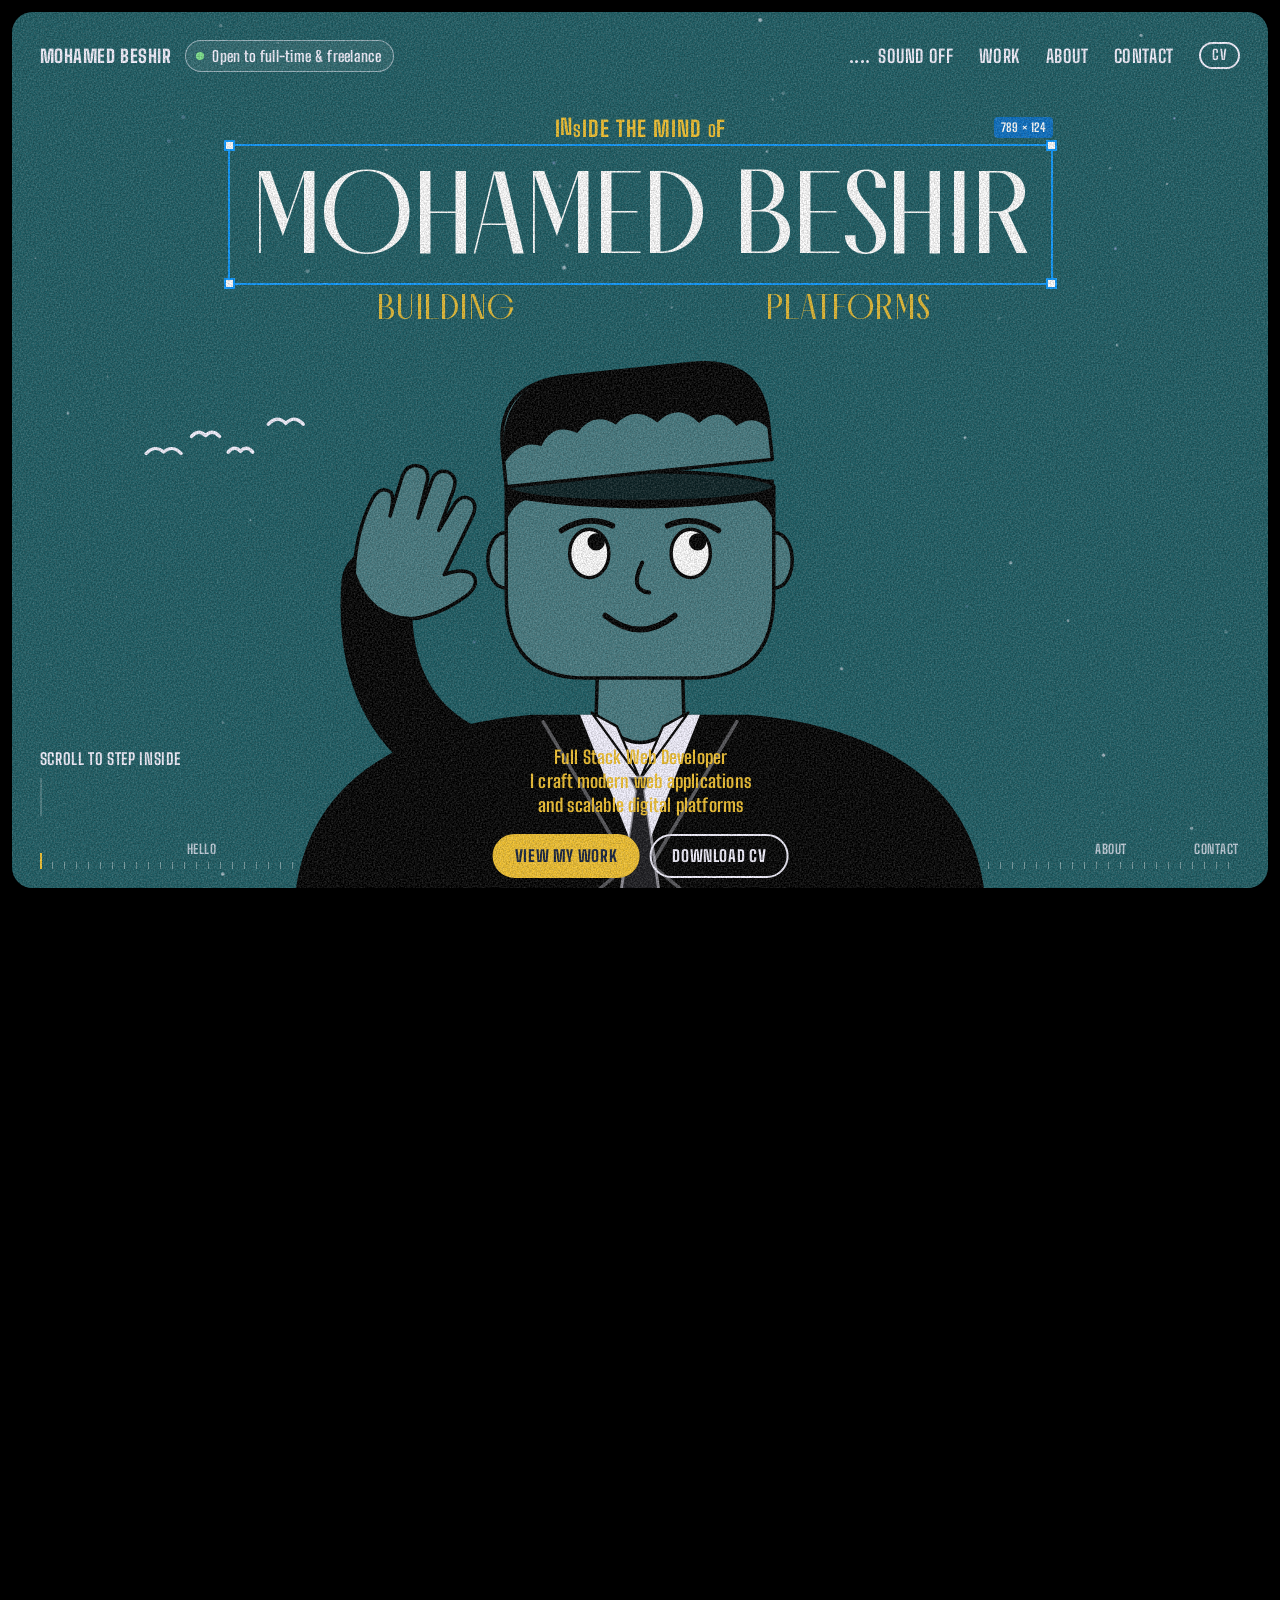
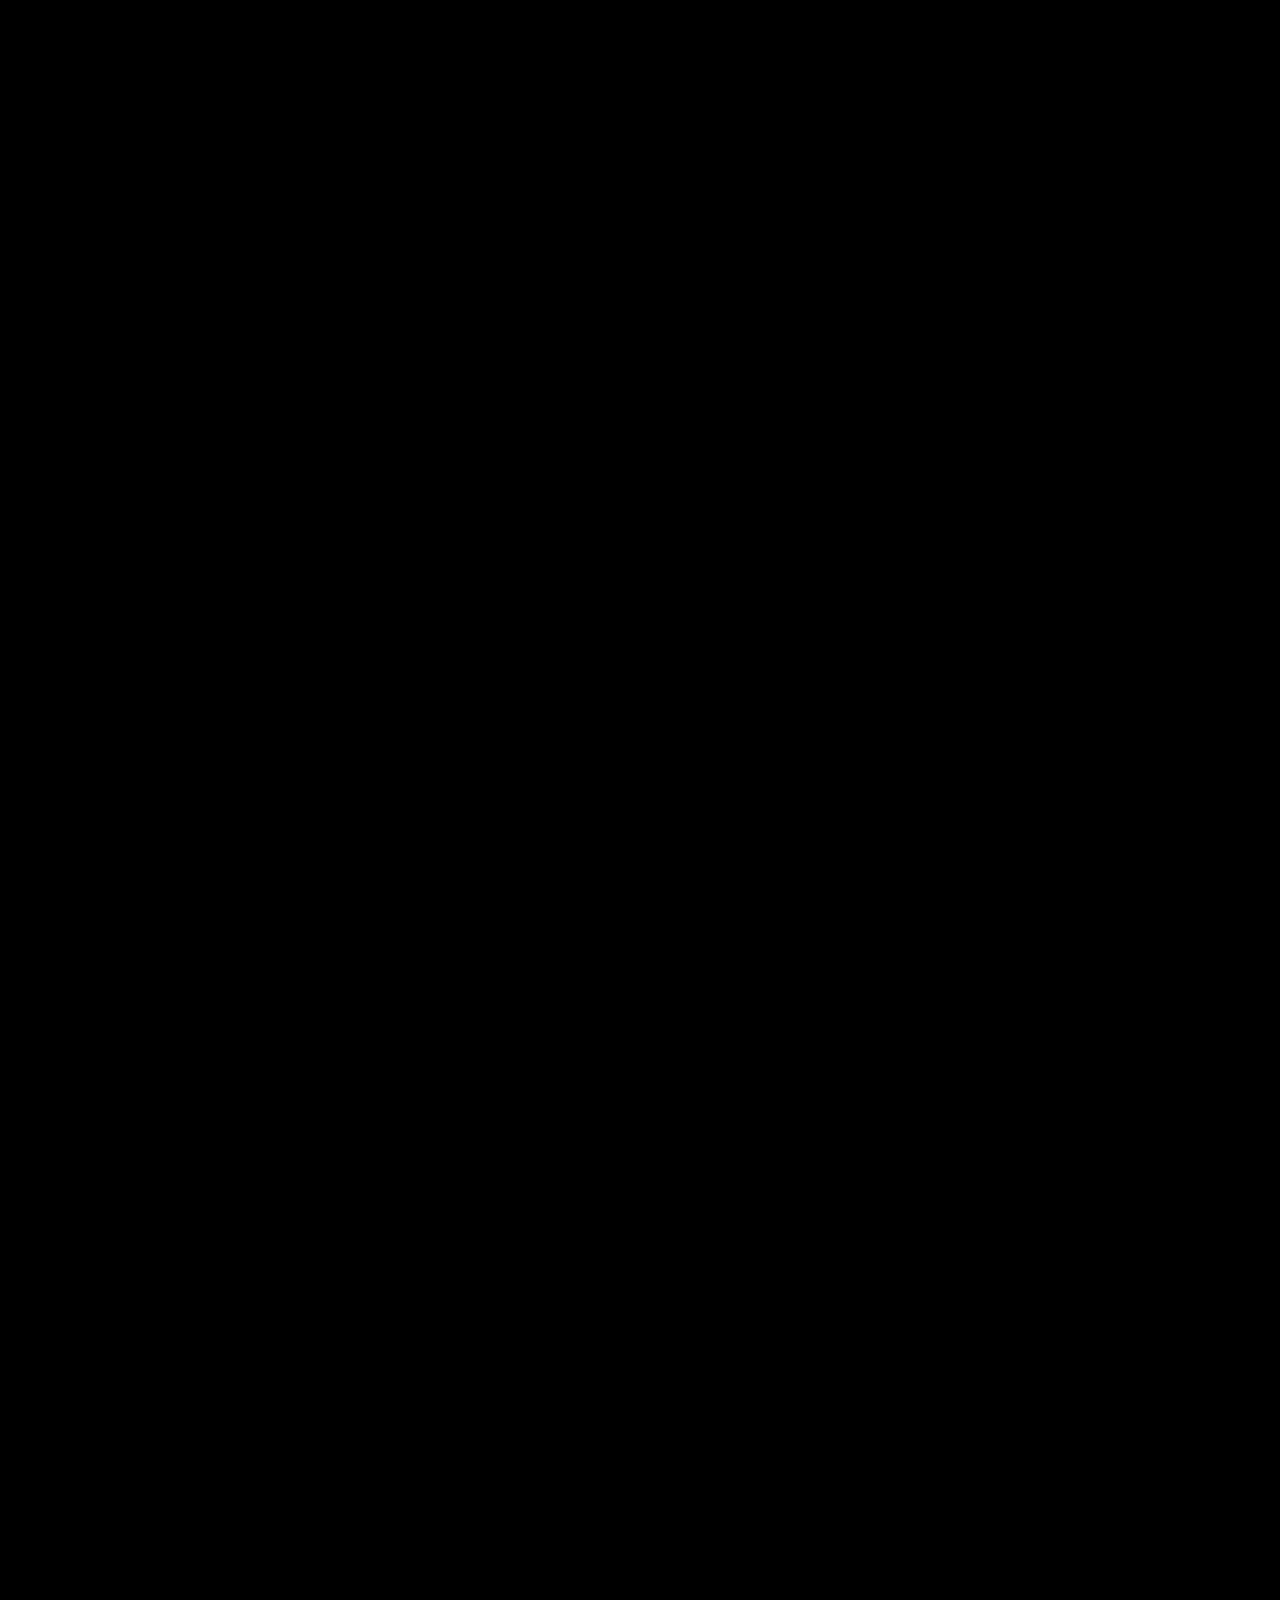
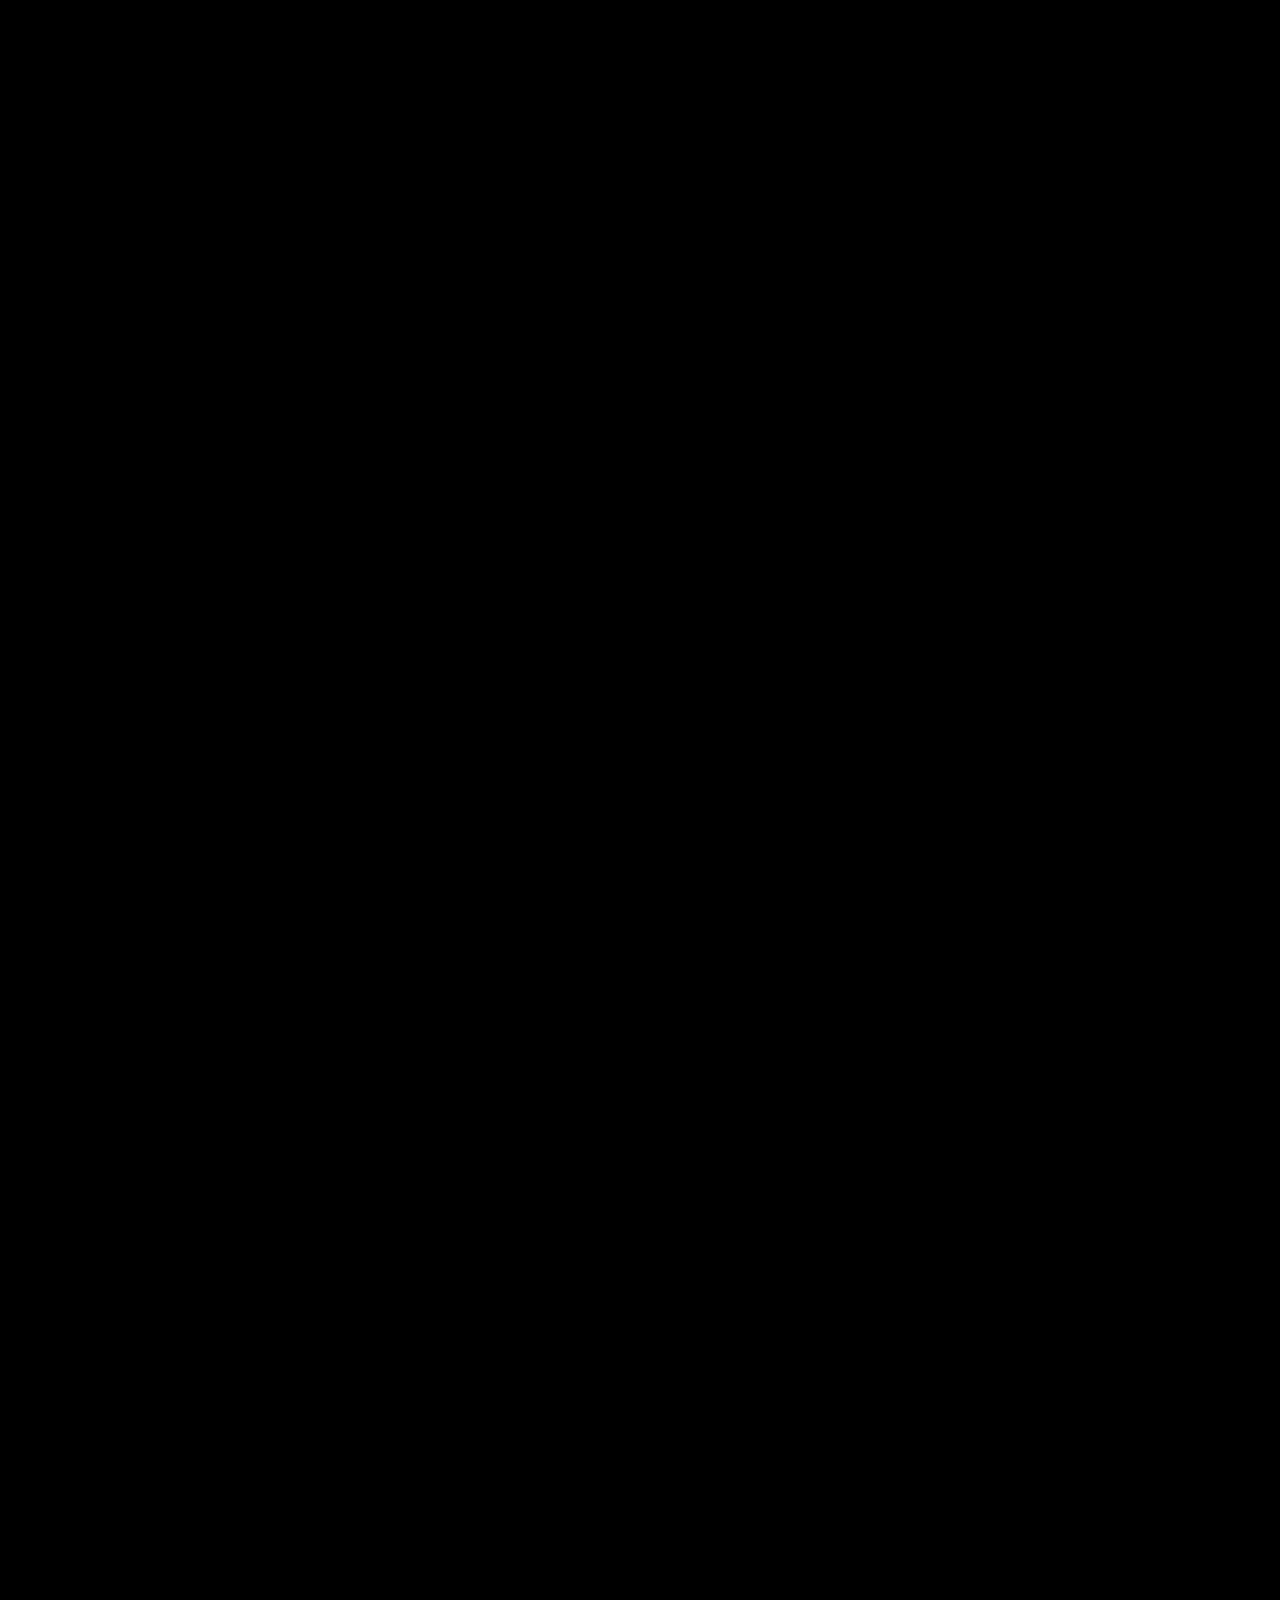
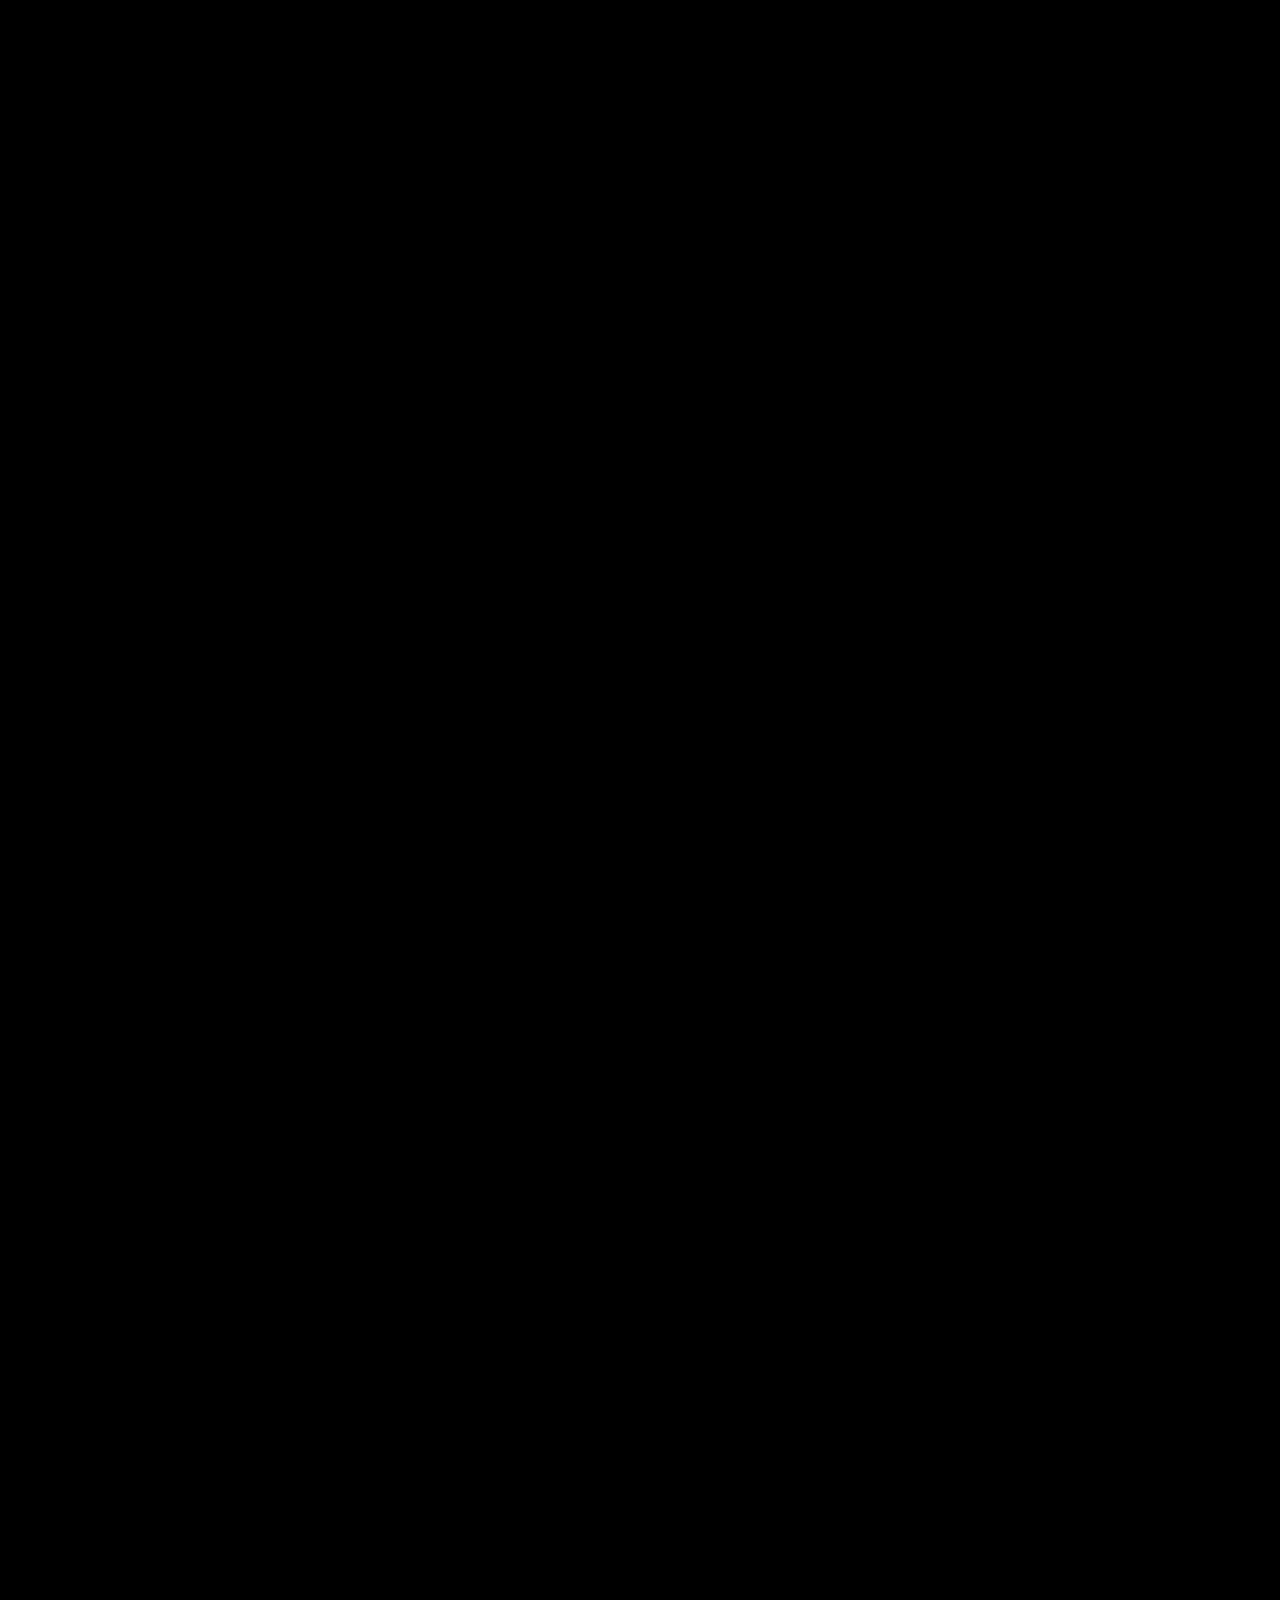
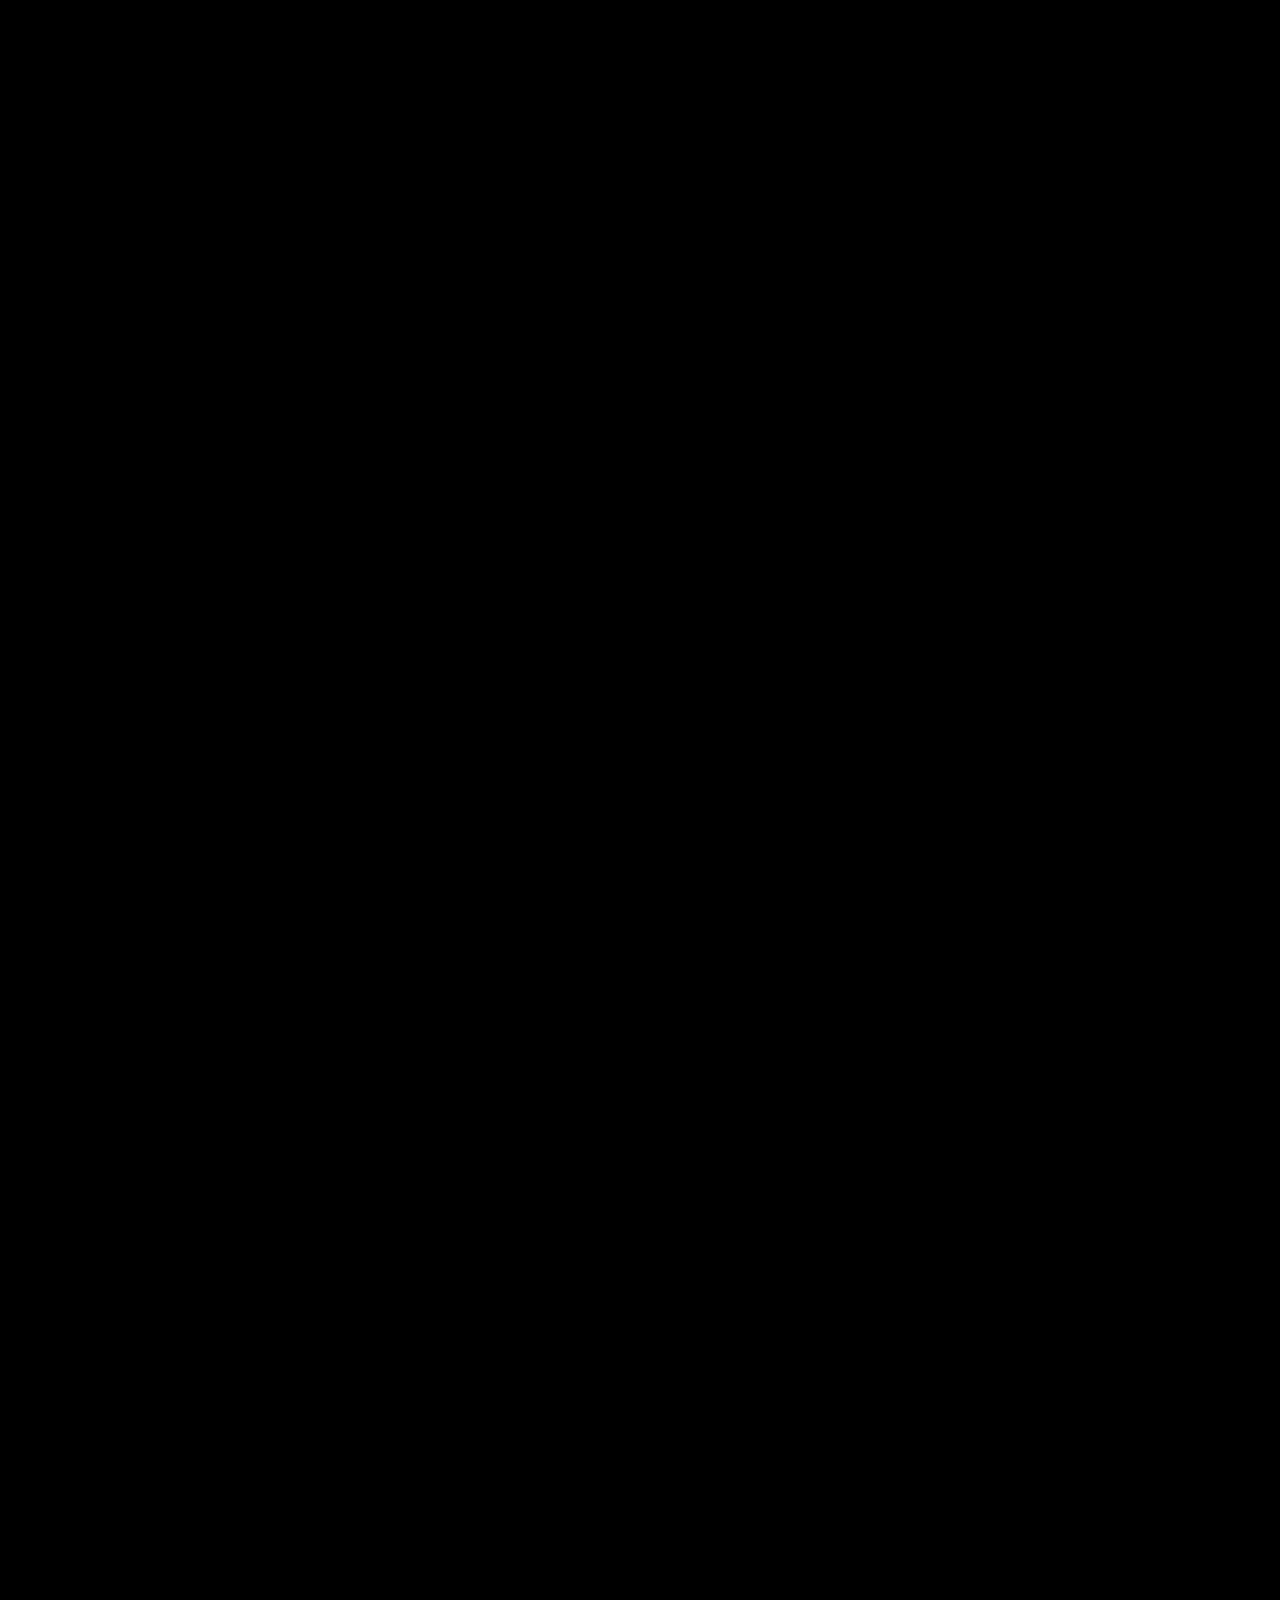
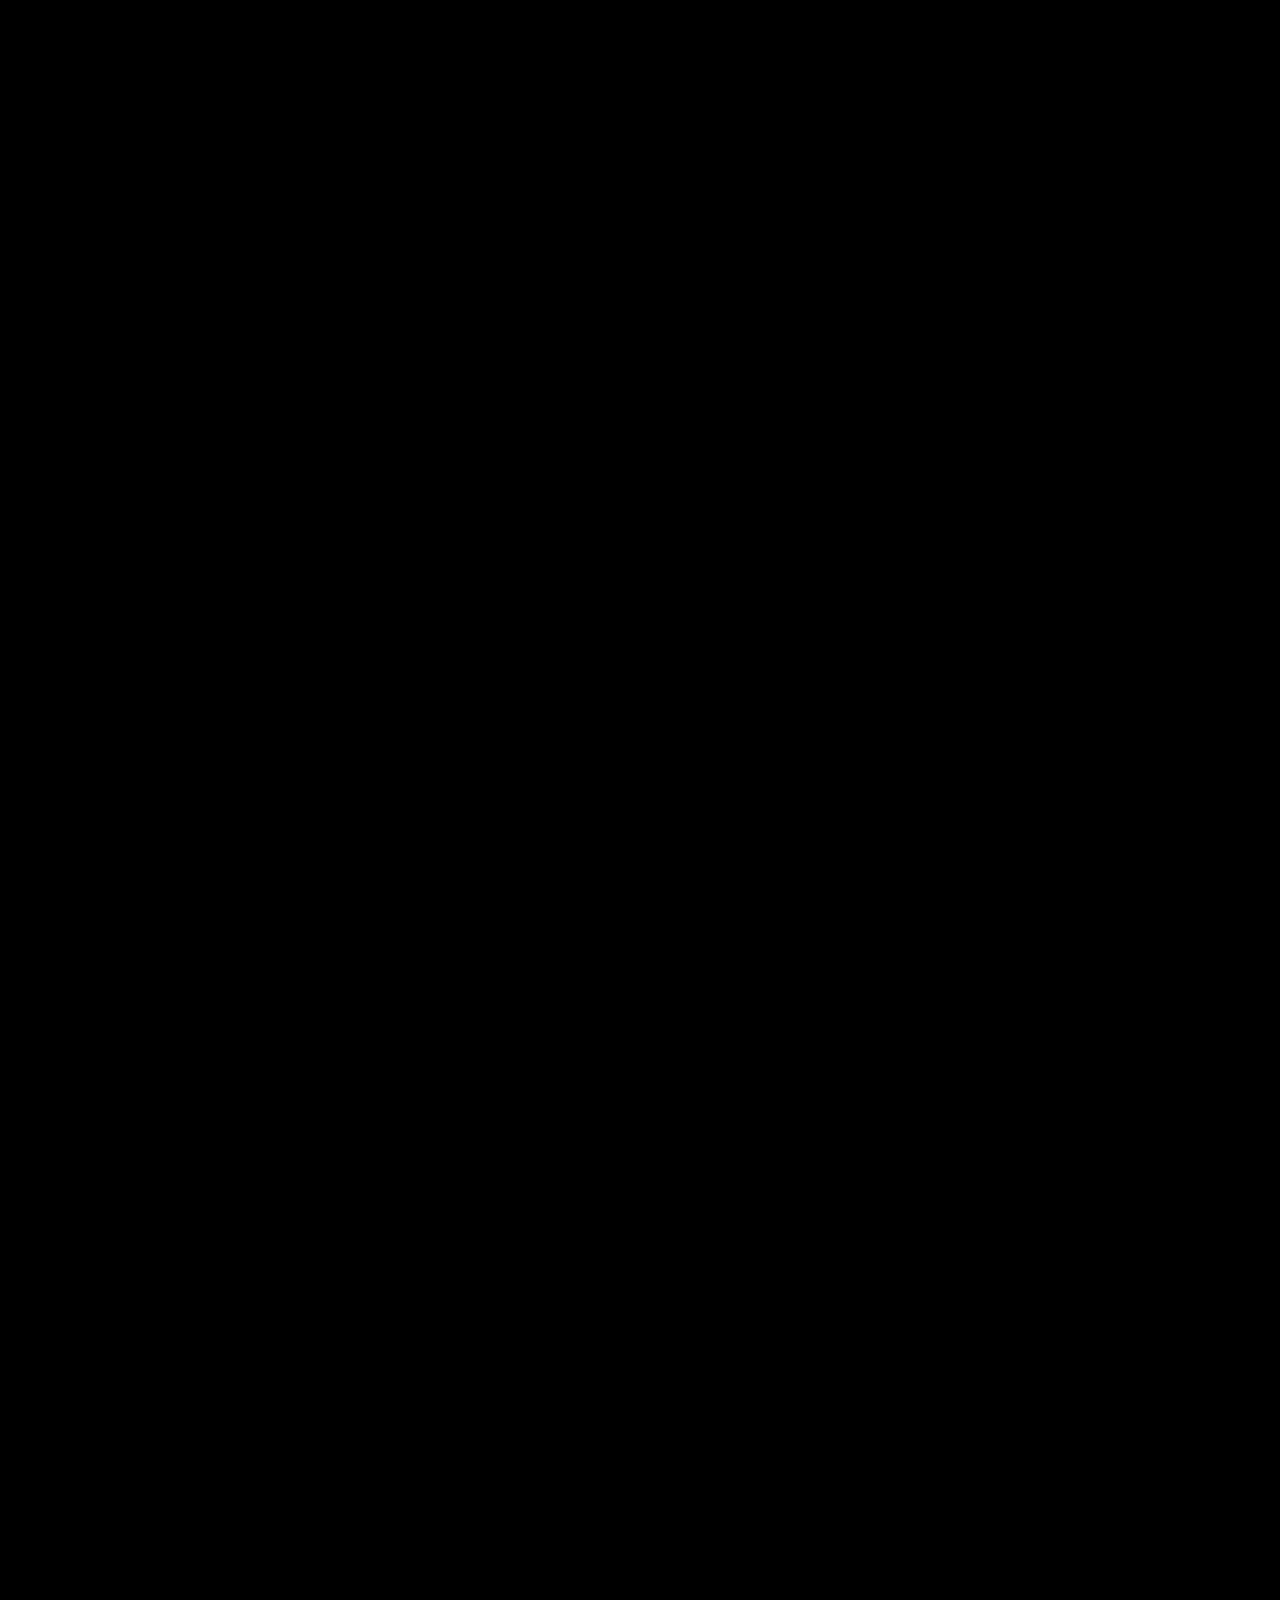
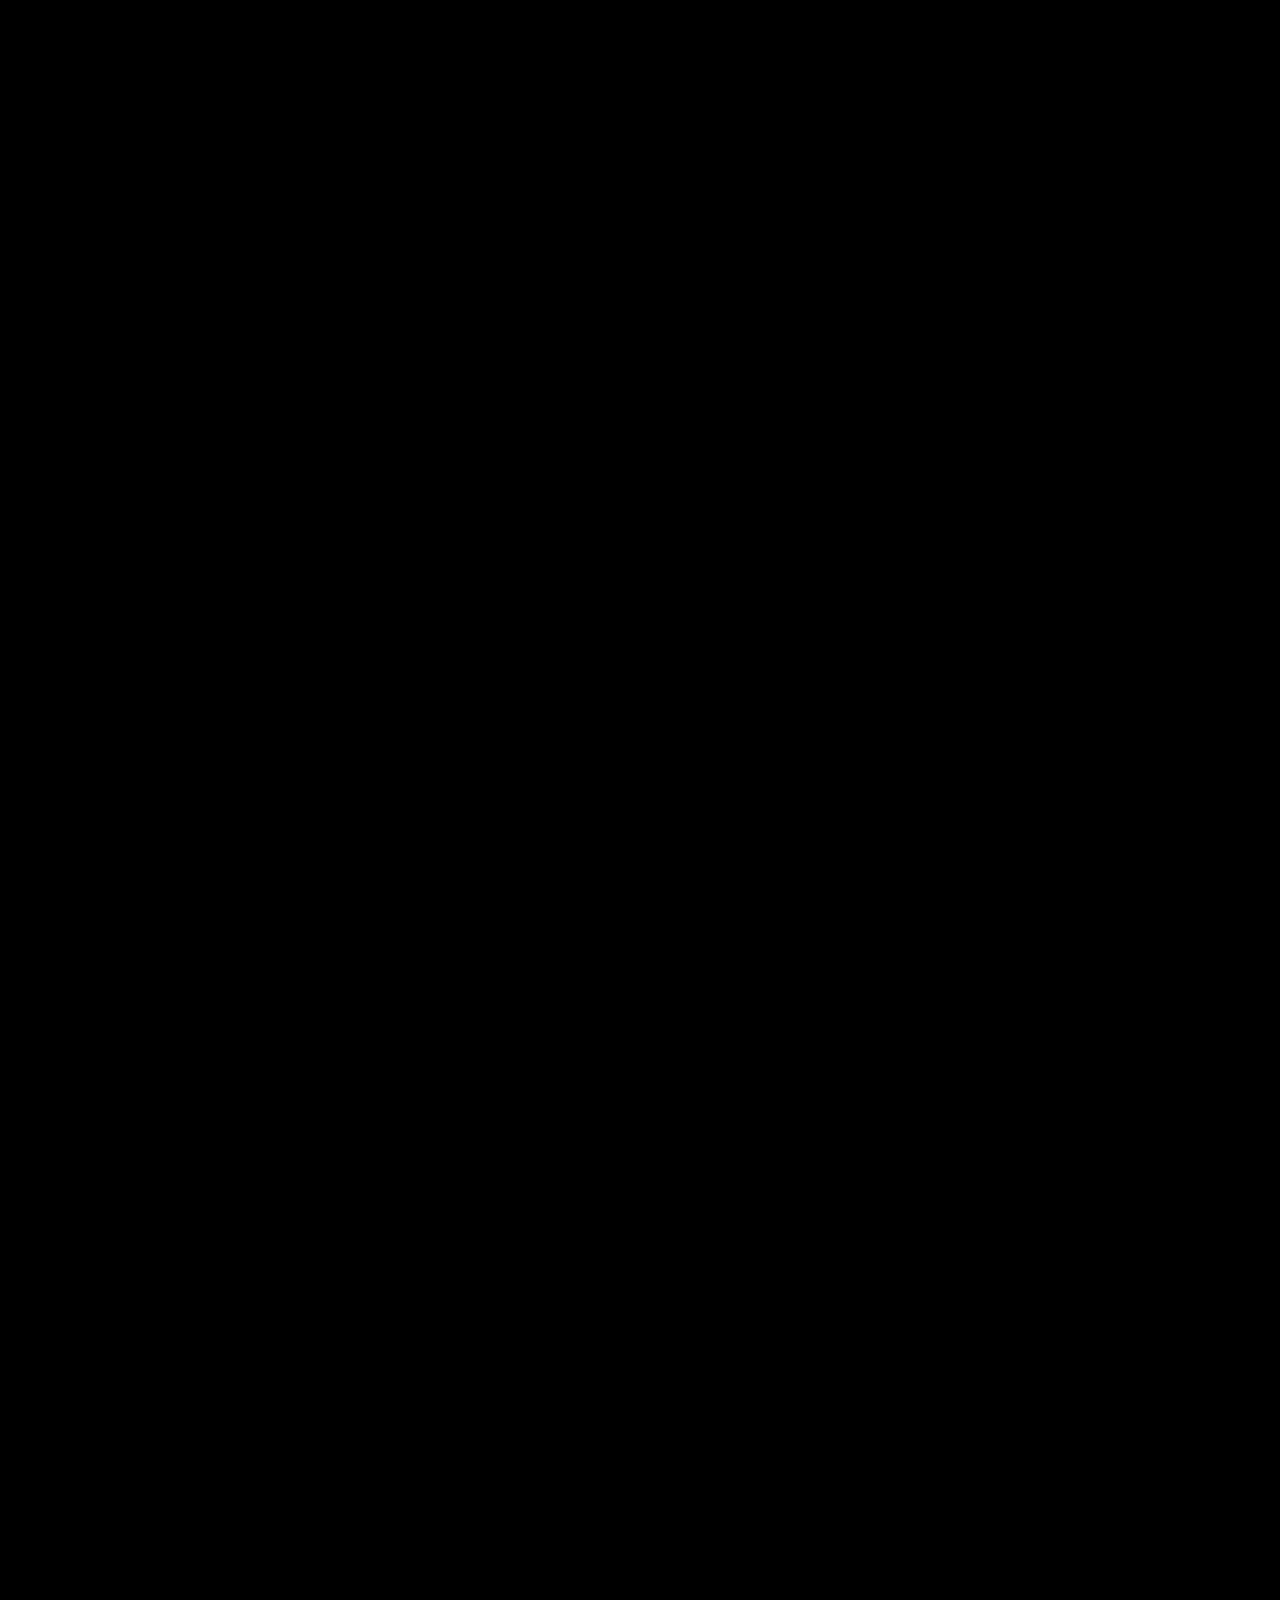
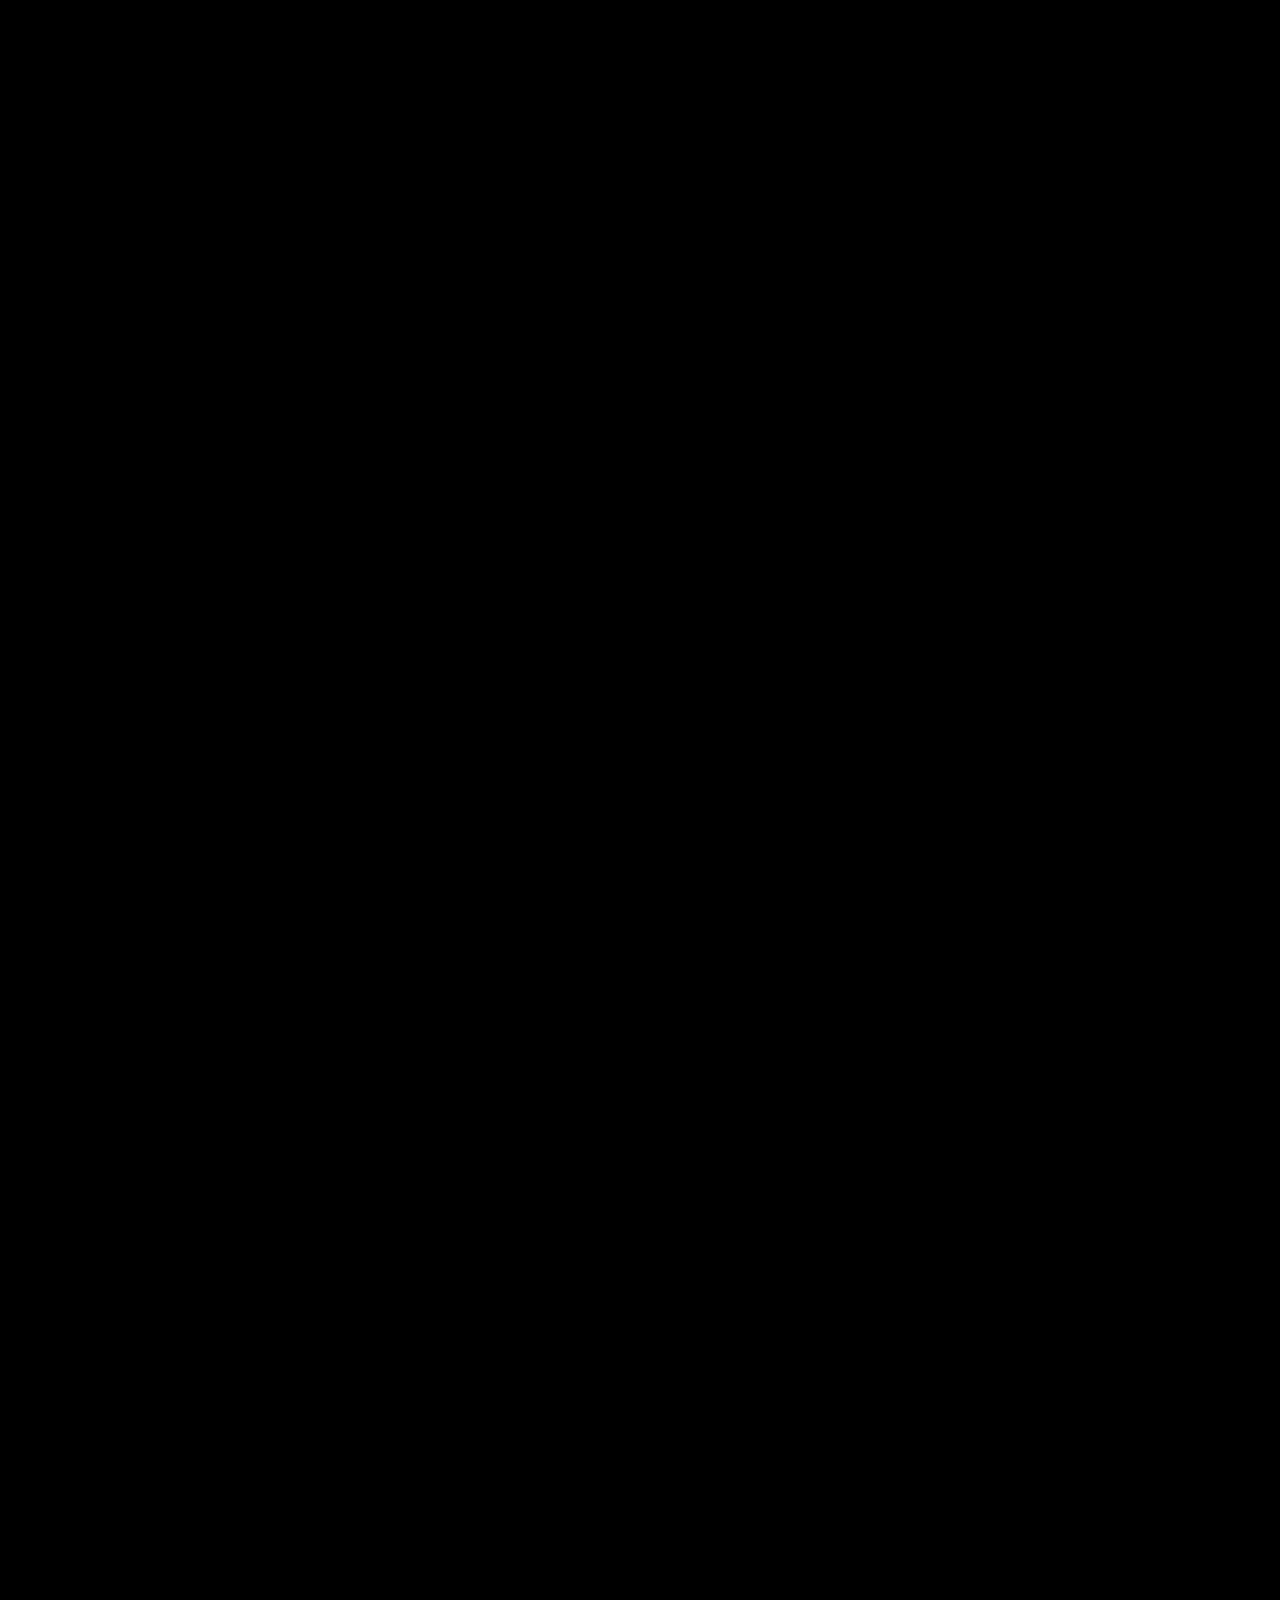
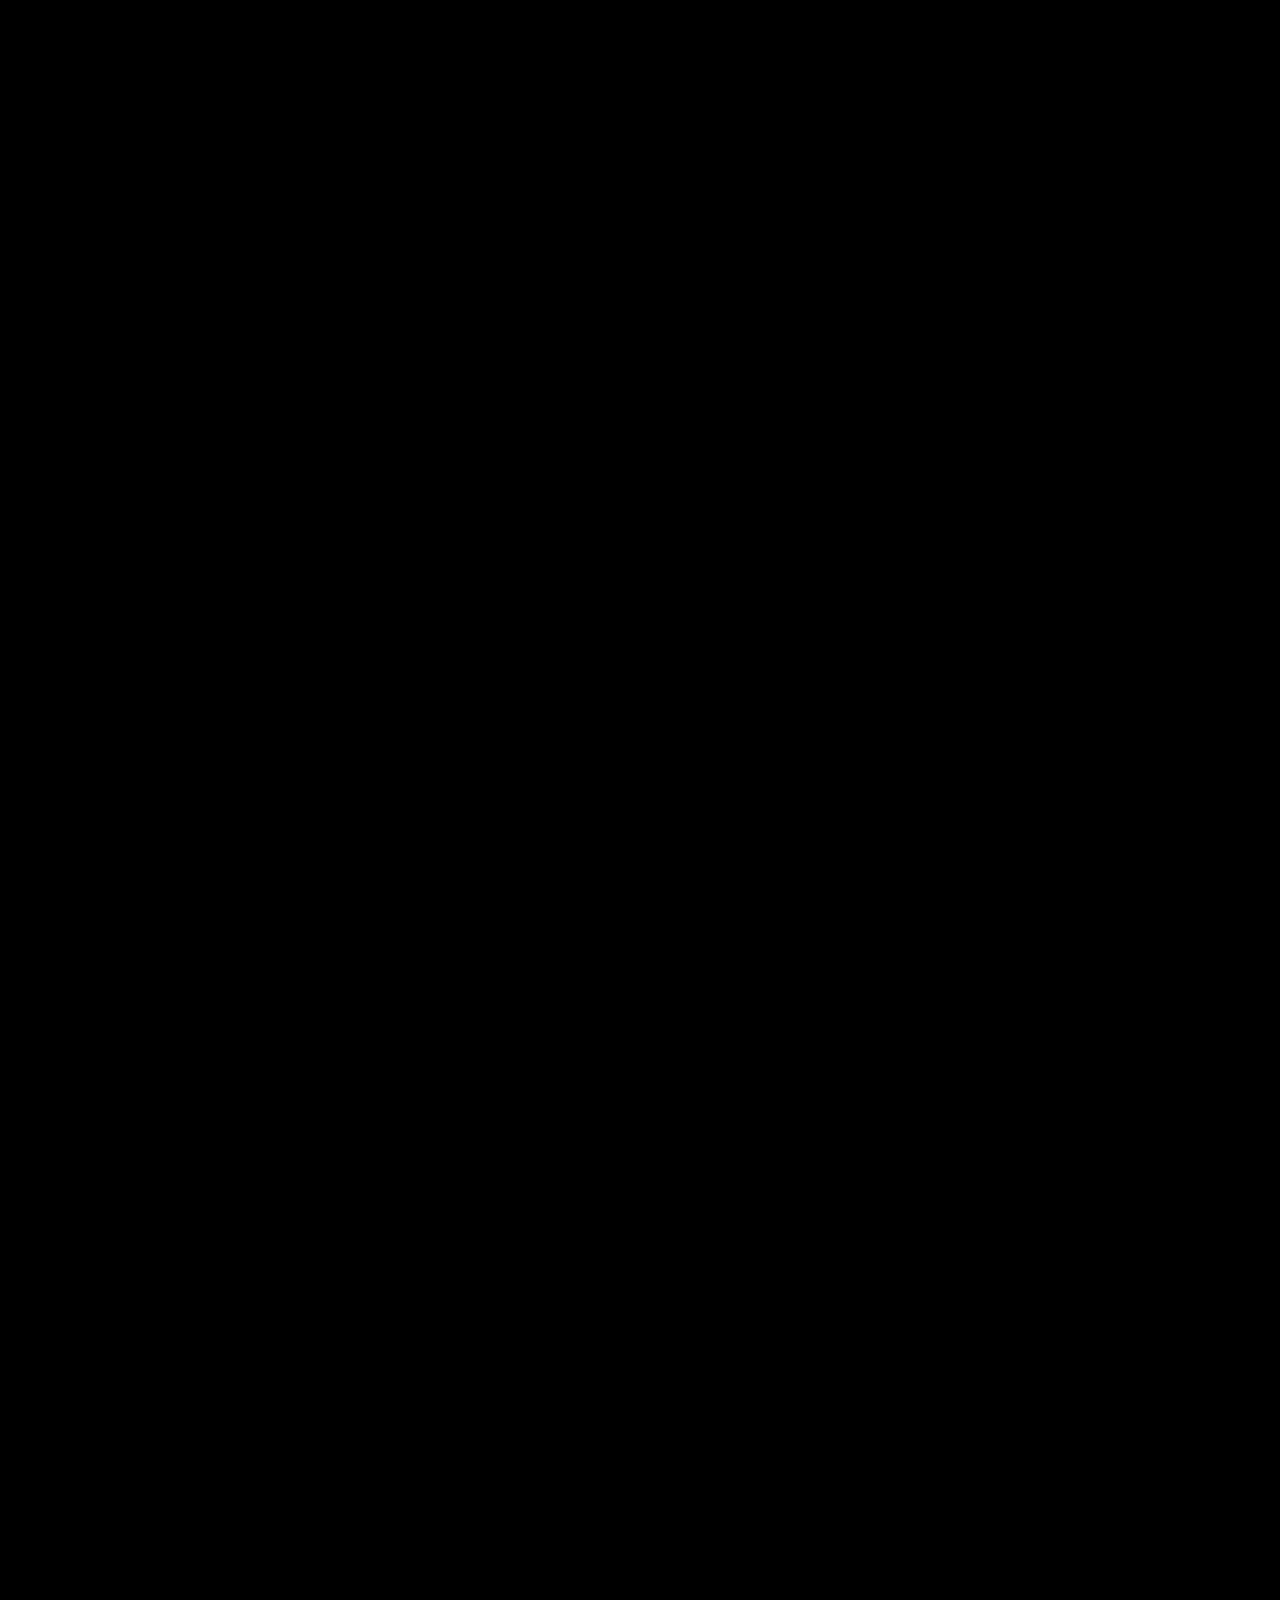
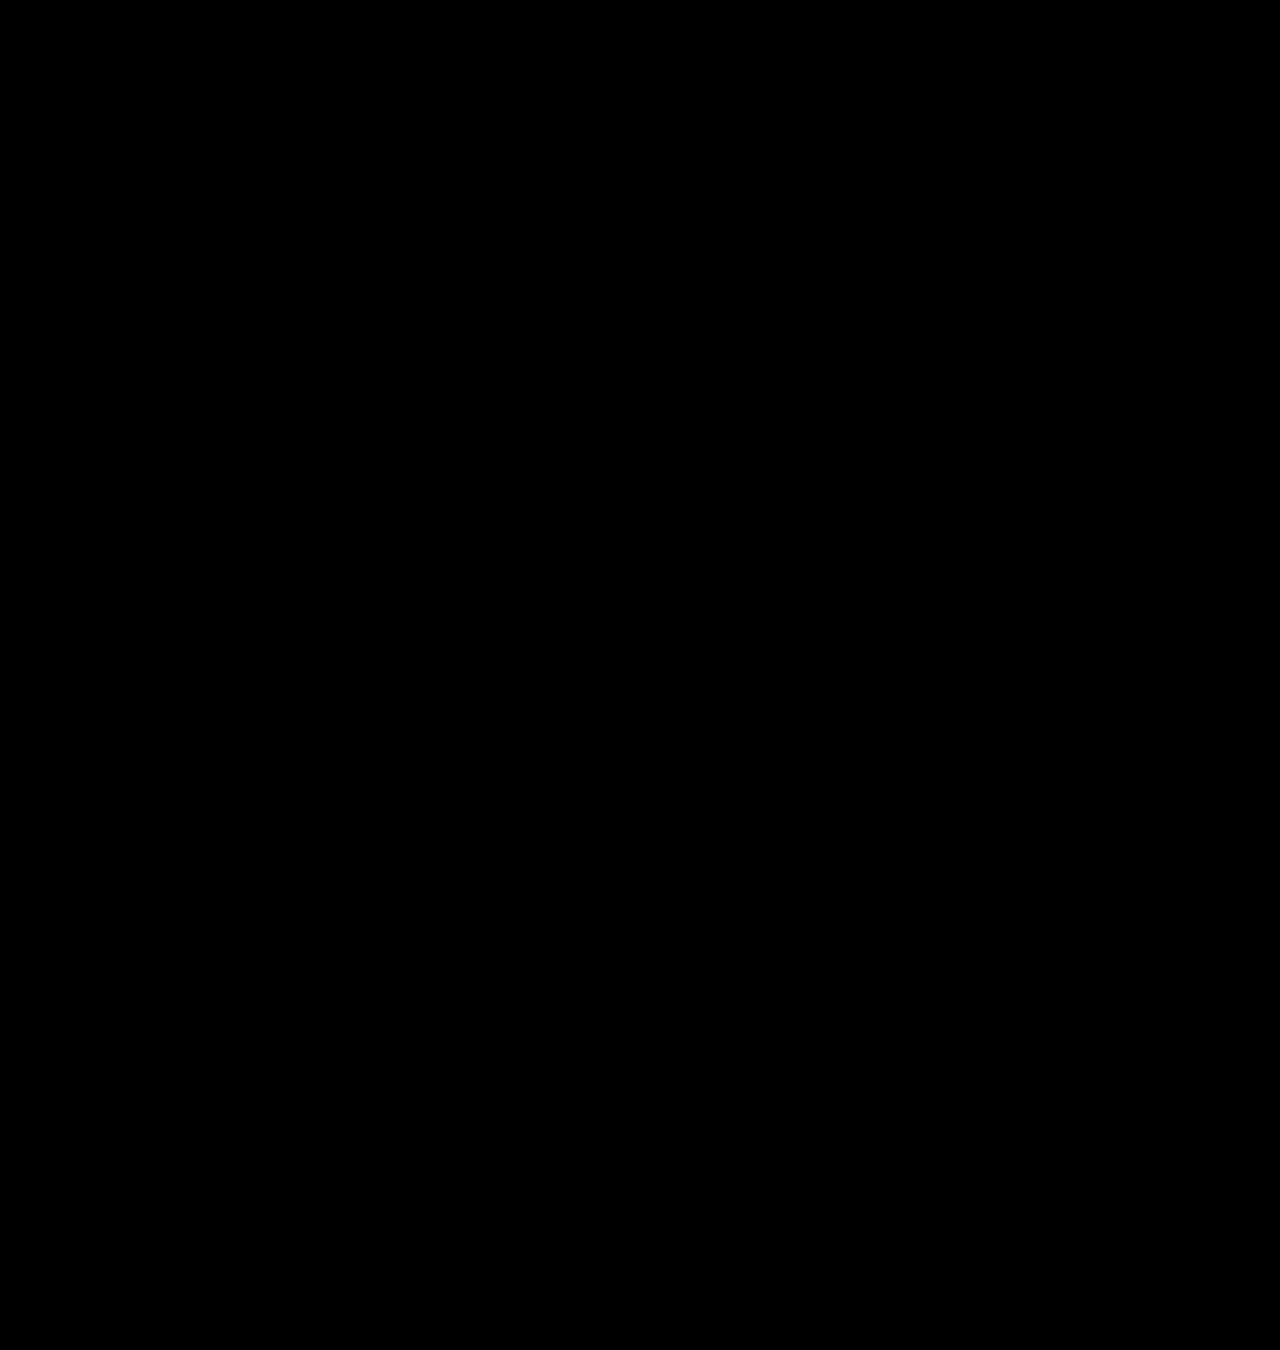
<file: index.html>
<!doctype html>
<html lang="en">

<head>
  <meta charset="utf-8">
  <meta name="viewport" content="width=device-width, initial-scale=1">
  <title>Mohamed Beshir &#8212; Full Stack Web Developer</title>
  <meta name="description"
    content="Frontend-focused Full Stack Developer with 1.5+ years of experience building modern web applications using React.js, Next.js, and the MERN stack.">
  <meta name="theme-color" content="#1D5C63">

  <!-- Open Graph -->
  <meta property="og:type" content="website">
  <meta property="og:title" content="Mohamed Beshir &#8212; Full Stack Web Developer">
  <meta property="og:description"
    content="Frontend-focused Full Stack Developer with 1.5+ years of experience building modern web applications using React.js, Next.js, and the MERN stack.">
  <link rel="canonical" href="https://mohamedbeshir.is-a.dev/">
  <meta property="og:url" content="https://mohamedbeshir.is-a.dev/">
  <meta property="og:image" content="https://mohamedbeshir.is-a.dev/og-image.png">
  <meta property="og:image:width" content="1200">
  <meta property="og:image:height" content="630">
  <meta property="og:image:alt" content="Mohamed Beshir, Full Stack Web Developer">
  <meta name="twitter:card" content="summary_large_image">
  <meta name="twitter:title" content="Mohamed Beshir — Full Stack Web Developer">
  <meta name="twitter:image" content="https://mohamedbeshir.is-a.dev/og-image.png">
  <link rel="icon" href="favicon.svg" type="image/svg+xml">
  <script type="application/ld+json">
  {"@context":"https://schema.org","@type":"Person","name":"Mohamed Beshir","jobTitle":"Full Stack Web Developer","email":"mailto:mbeshir011@gmail.com","address":{"@type":"PostalAddress","addressLocality":"Cairo","addressCountry":"EG"},"alumniOf":"Benha University","knowsAbout":["React","Next.js","Node.js","Django","PostgreSQL","TypeScript"],"sameAs":["https://github.com/muhamedbeshir"]}
  </script>

  <!-- Fonts & Styles -->
  <link rel="preload" href="fonts/font-0.woff2" as="font" type="font/woff2" crossorigin>
  <link rel="stylesheet" href="fonts.css">
  <link rel="stylesheet" href="style.css">
</head>

<body>

  <div class="frame">
    <div class="stage" id="stage">
      <canvas class="dust" id="dust" aria-hidden="true"></canvas>
      <div class="grain" aria-hidden="true"><i class="g1"></i><i class="g2"></i><i class="g3"></i></div>

      <header class="top">
        <div class="brand"><span class="who">Mohamed Beshir</span><span class="status"><i aria-hidden="true"></i><span class="st-long">Open to full-time & freelance</span><span class="st-short">Open to work</span></span></div>
        <nav class="nav" aria-label="Sections">
          <button class="sound" id="sound" aria-pressed="false" aria-label="Turn background music on"><span class="bars"
              aria-hidden="true"><i></i><i></i><i></i><i></i></span><span class="sound-label">Sound off</span></button>
          <button data-go="work">Work</button>
          <button data-go="about">About</button>
          <button data-go="contact">Contact</button>
          <a class="nav-cv" href="resume/Mohamed-Beshir-CV.pdf" download>CV</a>
        </nav>
      </header>

      <!-- nested frames used for the dive in and the dive out -->
      <div class="tunnel" id="tunnel" aria-hidden="true"></div>

      <!-- 0. Hero, and later the contact ending -->
      <section class="layer is-first" id="hero" data-bg="nile" aria-label="Introduction">
        <div class="hero-inner" id="heroInner">
          <svg class="birds" id="birds" viewBox="0 0 220 90" aria-hidden="true">
            <path class="bird" d="M10 60 Q20 48 30 58 Q40 48 50 60" />
            <path class="bird" d="M62 40 Q70 31 78 39 Q86 31 94 40" />
            <path class="bird" d="M104 58 Q111 50 118 57 Q125 50 132 58" />
            <path class="bird" d="M150 26 Q160 15 170 25 Q180 15 190 26" />
          </svg>
          <div class="hero-top">
            <p class="kicker" data-amp="7">Inside the mind of</p>
            <div class="name-wrap" id="nameWrap">
              <h1 class="name" id="name"><span>Mohamed</span> <span>Beshir</span></h1>
              <div class="sel" id="sel" aria-hidden="true"><span></span><span></span><span></span><span></span></div>
              <em class="dim" id="dim" aria-hidden="true">0 × 0</em>
            </div>
            <p class="phrase" id="phrase" aria-label="Building Platforms"><span aria-hidden="true">Building</span><span
                aria-hidden="true">Platforms</span></p>
          </div>
          <div class="me" id="me">
            <svg class="me-svg" id="meSvg" viewBox="0 0 640 600" aria-hidden="true">
              <!-- waving arm, behind the body -->
              <g id="arm">
                <path d="M168 470 Q84 430 92 316" fill="none" stroke="#000" stroke-width="62" stroke-linecap="round" />
                <g id="hand">
                  <path class="skin"
                    d="M66 318 Q58 282 66 250 Q70 238 80 242 Q84 246 84 262 L86 226 Q88 214 98 214 Q108 214 108 226 L108 258 L112 222 Q114 212 124 213 Q133 215 132 227 L128 264 L136 238 Q140 228 149 231 Q156 235 153 247 L142 300 Q156 290 166 294 Q174 300 166 312 Q146 336 124 344 Q88 352 66 318 Z"
                    stroke="#000" stroke-width="3" stroke-linejoin="round" />
                </g>
              </g>
              <!-- body -->
              <path d="M20 600 C24 492 110 440 226 430 L414 430 C530 440 616 492 620 600 Z" fill="#000" />
              <!-- white shirt -->
              <path d="M268 430 L372 430 L320 560 Z" fill="#F4F2FF" />
              <!-- neck -->
              <path class="skin" d="M284 360 L356 360 L358 430 Q320 478 282 430 Z" stroke="#000" stroke-width="3"
                stroke-linejoin="round" />
              <!-- collar, lapels and tie -->
              <path d="M278 428 L320 486 L300 440 Z M362 428 L320 486 L340 440 Z" fill="#F4F2FF" stroke="#000" stroke-width="2" stroke-linejoin="round" />
              <path d="M236 436 L310 560 L262 600 M404 436 L330 560 L378 600" fill="none" stroke="rgba(244,242,255,.35)" stroke-width="3" stroke-linecap="round" stroke-linejoin="round" />
              <path d="M310 484 L330 484 L324 496 L336 580 L320 600 L304 580 L316 496 Z" fill="#1b1b1f" stroke="rgba(244,242,255,.55)" stroke-width="2.5" stroke-linejoin="round" />
              <!-- ears -->
              <ellipse class="skin" cx="203" cy="296" rx="15" ry="24" stroke="#000" stroke-width="3" />
              <ellipse class="skin" cx="437" cy="296" rx="15" ry="24" stroke="#000" stroke-width="3" />
              <!-- lower head -->
              <path class="skin" d="M204 232 L436 232 L436 326 Q436 398 368 398 L272 398 Q204 398 204 326 Z"
                stroke="#000" stroke-width="3" stroke-linejoin="round" />
              <!-- short fade haircut -->
              <path d="M204 226 L436 226 L436 262 Q430 248 420 244 Q320 258 220 244 Q210 248 204 262 Z" fill="#000" />
              <!-- the open mind -->
              <ellipse id="cavity" class="deep" cx="320" cy="232" rx="116" ry="13" stroke="#000" stroke-width="3" />
              <g id="rings" style="opacity:0">
                <ellipse cx="320" cy="232" rx="92" ry="15" fill="rgba(0,0,0,.18)" stroke="rgba(0,0,0,.75)"
                  stroke-width="2" />
                <ellipse cx="320" cy="232" rx="68" ry="11" fill="rgba(0,0,0,.2)" stroke="rgba(0,0,0,.75)"
                  stroke-width="2" />
                <ellipse cx="320" cy="232" rx="46" ry="7.5" fill="rgba(0,0,0,.22)" stroke="rgba(0,0,0,.75)"
                  stroke-width="2" />
                <ellipse cx="320" cy="232" rx="26" ry="4.4" fill="rgba(0,0,0,.25)" stroke="rgba(0,0,0,.75)"
                  stroke-width="1.6" />
                <ellipse cx="320" cy="232" rx="10" ry="1.8" fill="rgba(0,0,0,.4)" stroke="rgba(0,0,0,.75)"
                  stroke-width="1.2" />
              </g>
              <!-- face -->
              <path d="M252 270 Q274 256 296 266 M344 266 Q366 256 388 270" fill="none" stroke="#000" stroke-width="5"
                stroke-linecap="round" />
              <ellipse class="eye" cx="276" cy="290" rx="17" ry="21" fill="#fff" stroke="#000" stroke-width="3" />
              <ellipse class="eye" cx="364" cy="290" rx="17" ry="21" fill="#fff" stroke="#000" stroke-width="3" />
              <circle class="pupil" cx="282" cy="280" r="7.5" fill="#000" />
              <circle class="pupil" cx="370" cy="280" r="7.5" fill="#000" />
              
              <path d="M322 298 Q310 322 328 324" fill="none" stroke="#000" stroke-width="3.5" stroke-linecap="round" />
              <path d="M290 344 Q320 368 350 344" fill="none" stroke="#000" stroke-width="5" stroke-linecap="round" />
              <path d="M300 346 Q320 358 340 346" fill="none" stroke="rgba(0,0,0,.0)" />
              <!-- thoughts escaping -->
              <g id="thoughts">
                <g class="th">
                  <circle cx="400" cy="186" r="15" fill="#F26B4F" stroke="#000" stroke-width="3" />
                </g>
                <g class="th">
                  <circle cx="452" cy="146" r="19" fill="#6477DB" stroke="#000" stroke-width="3" />
                </g>
                <g class="th">
                  <circle cx="420" cy="100" r="12" fill="#fff" stroke="#000" stroke-width="3" />
                </g>
                <g class="th">
                  <rect x="476" y="88" width="72" height="46" rx="12" fill="#fff" stroke="#000" stroke-width="3" />
                  <path d="M498 100 L486 111 L498 122 M526 100 L538 111 L526 122 M516 98 L508 124" fill="none" stroke="#000" stroke-width="3.5" stroke-linecap="round" stroke-linejoin="round" />
                </g>
                <g class="th">
                  <g fill="none" stroke="#000" stroke-width="3" transform="translate(504 38)">
                    <ellipse rx="26" ry="10" fill="#fff" />
                    <ellipse rx="26" ry="10" transform="rotate(60)" fill="#fff" />
                    <ellipse rx="26" ry="10" transform="rotate(120)" fill="#fff" />
                    <circle r="5" fill="#6477DB" />
                  </g>
                </g>
                <g class="th">
                  <path d="M540 118 Q542 130 554 132 Q542 134 540 146 Q538 134 526 132 Q538 130 540 118 Z"
                    fill="#000" />
                </g>
              </g>
              <!-- the lid, hinged at the left -->
              <g id="lid">
                <path class="skin" d="M204 232 L204 200 Q204 142 266 142 L374 142 Q436 142 436 200 L436 232 Z"
                  stroke="#000" stroke-width="3" stroke-linejoin="round" />
                <path
                  d="M204 212 Q204 142 266 142 L374 142 Q436 142 436 206 Q424 190 408 200 Q396 180 376 194 Q360 174 340 190 Q322 172 304 188 Q286 174 270 192 Q250 180 238 200 Q220 192 204 212 Z"
                  fill="#000" />
              </g>
            </svg>

            <div class="dream" id="dream" aria-label="You've been dreaming in Mohamed Beshir's Portfolio"><svg class="moon"
                viewBox="0 0 24 24" aria-hidden="true">
                <path d="M15.5 3.2A9 9 0 1 0 20.8 16 7 7 0 0 1 15.5 3.2Z" fill="#F2C230" stroke="#000"
                  stroke-width="1.8" stroke-linejoin="round" />
              </svg><span aria-hidden="true"><small>You’ve been dreaming in</small><b>Mohamed Beshir's Dev Realm</b></span>
            </div>
            <div class="shirt">
              <p class="role" id="role"><span class="role-title">Full Stack Web Developer</span>I craft modern web
                applications and scalable digital platforms</p>
              <p class="cta" id="cta"><button type="button" class="cta-main" data-go="work">View my work</button><a class="cta-alt" href="resume/Mohamed-Beshir-CV.pdf" download>Download CV</a></p>
              <p class="hint-m" id="hintM" aria-hidden="true"><span>Scroll to step inside</span></p>
              <div class="contact" id="contact">
                <h2 data-amp="5">Get in touch</h2>
                <div class="links">
                  <span class="mail-wrap"><a class="primary" id="mail"
                      href="mailto:mbeshir011@gmail.com">mbeshir011@gmail.com</a><button class="copy" id="copyMail"
                      type="button" data-copy="mbeshir011@gmail.com" aria-label="Copy email address"><svg class="i-copy"
                        viewBox="0 0 24 24" fill="none" stroke="currentColor" stroke-width="2.2" stroke-linecap="round"
                        stroke-linejoin="round" aria-hidden="true">
                        <rect x="8.5" y="8.5" width="12" height="12" rx="2.5" />
                        <path d="M15.5 8.5V6A2.5 2.5 0 0 0 13 3.5H6A2.5 2.5 0 0 0 3.5 6v7A2.5 2.5 0 0 0 6 15.5h2.5" />
                      </svg><svg class="i-done" viewBox="0 0 24 24" fill="none" stroke="currentColor" stroke-width="2.6"
                        stroke-linecap="round" stroke-linejoin="round" aria-hidden="true">
                        <path d="M4.5 12.5l5 5 10-11" />
                      </svg><span class="copy-tip" aria-hidden="true">Copied</span></button><span class="sr-only"
                      id="copyStatus" aria-live="polite"></span></span>
                  <a href="https://github.com/muhamedbeshir" target="_blank" rel="noopener">GitHub</a>
                  <a href="resume/Resume.html" target="_blank" rel="noopener" data-case="resume" data-hash="#resume"
                    data-title="Resume" data-back="Back">Resume</a>
                </div>
              </div>
            </div>
          </div>
          <div class="cursor" id="cursor" aria-hidden="true">
            <svg viewBox="0 0 22 24">
              <path d="M2 2 L2 20 L7 15.5 L10.5 22.5 L13.5 21 L10 14 L17 14 Z" fill="#0A6FC2" stroke="#fff"
                stroke-width="1.6" stroke-linejoin="round" />
            </svg>
            <b id="cursorLabel">Mohamed Beshir</b>
          </div>
        </div>
        <div class="hint" id="hint" aria-hidden="true"><span>Scroll to step inside</span><span class="line"></span>
        </div>
      </section>

      <!-- 1. Hello -->
      <section class="layer" id="hello" data-bg="terracotta" aria-label="Hello">
        <div class="doodles" aria-hidden="true">
          <svg class="spark" viewBox="0 0 24 24" style="left:11%;top:22%;width:46px">
            <path d="M12 0 Q13.4 10.6 24 12 Q13.4 13.4 12 24 Q10.6 13.4 0 12 Q10.6 10.6 12 0 Z" />
          </svg>
          <svg class="spark" viewBox="0 0 24 24" style="left:20%;top:70%;width:26px">
            <path d="M12 0 Q13.4 10.6 24 12 Q13.4 13.4 12 24 Q10.6 13.4 0 12 Q10.6 10.6 12 0 Z" />
          </svg>
          <svg class="spark" viewBox="0 0 24 24" style="left:84%;top:20%;width:34px">
            <path d="M12 0 Q13.4 10.6 24 12 Q13.4 13.4 12 24 Q10.6 13.4 0 12 Q10.6 10.6 12 0 Z" />
          </svg>
          <svg class="spark" viewBox="0 0 24 24" style="left:76%;top:66%;width:54px">
            <path d="M12 0 Q13.4 10.6 24 12 Q13.4 13.4 12 24 Q10.6 13.4 0 12 Q10.6 10.6 12 0 Z" />
          </svg>
          <svg class="spark" viewBox="0 0 24 24" style="left:50%;top:16%;width:22px">
            <path d="M12 0 Q13.4 10.6 24 12 Q13.4 13.4 12 24 Q10.6 13.4 0 12 Q10.6 10.6 12 0 Z" />
          </svg>
          <svg class="hi-laptop" viewBox="0 0 260 170" aria-hidden="true"><rect x="40" y="12" width="180" height="116" rx="10" fill="none" stroke="currentColor" stroke-width="6"/><path d="M92 52 L74 70 L92 88 M168 52 L186 70 L168 88 M141 44 L119 96" fill="none" stroke="currentColor" stroke-width="7" stroke-linecap="round" stroke-linejoin="round"/><path d="M10 148 H250 L232 134 H28 Z" fill="currentColor"/></svg>
          <svg class="hi-tea" viewBox="0 0 80 90" aria-hidden="true"><path d="M14 40 H58 V58 Q58 76 36 76 Q14 76 14 58 Z" fill="none" stroke="currentColor" stroke-width="5"/><path d="M58 46 Q76 46 72 58 Q68 66 58 64" fill="none" stroke="currentColor" stroke-width="5"/><path d="M26 28 Q20 18 28 10 M42 28 Q36 18 44 10" fill="none" stroke="currentColor" stroke-width="4" stroke-linecap="round"/></svg>
          <svg class="squig" viewBox="0 0 320 34">
            <path id="squigPath" d="M4 18 Q24 2 44 18 T84 18 T124 18 T164 18 T204 18 T244 18 T284 18 T316 14"
              fill="none" stroke="currentColor" stroke-width="7" stroke-linecap="round" />
          </svg>
        </div>
        <h2 class="hi-line" id="hiLine">Hi, I'm Mohamed Beshir.</h2>
        <p class="cap" id="hiCap">Frontend-focused Full Stack Developer. 1.5+ years building React, Next.js &amp; MERN apps.
          CS &amp; AI graduate, Benha University. MEARN Scholar at ITI.</p>
      </section>

      <!-- 2. Systems -->
      <section class="layer" id="systems" data-bg="lapis" aria-label="What I do">
        <div class="sys">
          <p class="sys-small" id="sysSmall" data-amp="3">I build</p>
          <h2 class="sys-word" id="sysWord">platforms.</h2>
          <div class="kit" id="kit" aria-hidden="true">
            <div class="card" id="card">
              <div class="win-bar"><i></i><i></i><i></i><em>api/projects.js</em></div>
              <pre class="code"><span class="k">router</span>.<span class="f">get</span>(<span class="s">"/projects"</span>, <span class="f">auth</span>,
  <span class="k">async</span> (req, res) =&gt; {
    <span class="k">const</span> data = <span class="k">await</span> db.<span class="f">find</span>();
    res.<span class="f">json</span>({ ok: <span class="n">true</span>, data });
  });<span class="caret"></span></pre>
              <span class="status-ok">200 OK &middot; 42ms</span>
            </div>
            <span class="sw" style="background:#61DAFB;color:#0b1020">Re</span>
            <span class="sw" style="background:#fff;color:#0b1020">Nx</span>
            <span class="sw" style="background:#6CC24A;color:#0b1020">No</span>
            <span class="sw" style="background:#47A248;color:#fff">Mg</span>
            <span class="sw" style="background:#4169E1;color:#fff">Pg</span>
          </div>
          <p class="cap" id="sysCap">From reusable React &amp; Next.js components to scalable RESTful APIs, robust
            microservices, and high-performance databases.</p>
        </div>
      </section>

      <!-- 2b. Beliefs -->
      <section class="layer" id="beliefs" data-bg="deep" aria-label="What I believe">
        <div class="bl-scene bl-a" id="blA">
          <h2 class="bl-years">1.5+ years.</h2>
          <svg class="bl-under" viewBox="0 0 400 30" aria-hidden="true">
            <path id="blUnder" d="M6 18 Q60 4 120 16 T240 14 T394 12" fill="none" stroke="currentColor" stroke-width="6"
              stroke-linecap="round" />
          </svg>
          <p class="bl-hands" data-amp="13">Still curious. Still shipping clean code.</p>
        </div>
        <div class="bl-scene bl-b" id="blB1">
          <div class="bl-inner">
            <h3>I bridge the gap between polished UI and rock-solid architecture.</h3>
            <p>From pixel-perfect React &amp; Next.js frontend interfaces to scalable backend services with Node.js,
              Django, PostgreSQL, and Redis.</p>
          </div>
        </div>
        <div class="bl-scene bl-b" id="blB2">
          <div class="bl-inner">
            <h3>Performance and clean state management are not afterthoughts.</h3>
            <p>Managing complex state with Redux and Zustand, optimizing render cycles, and ensuring real-time data
              flows with WebSockets and Socket.io.</p>
          </div>
        </div>
        <div class="bl-scene bl-b" id="blB3">
          <div class="bl-inner">
            <h3>I engineer for real users and measurable impact.</h3>
            <p>Whether building interactive computer vision systems or high-load EdTech and AI platforms serving active
              B2B &amp; B2C users.</p>
          </div>
        </div>
        <div class="bl-scene bl-b" id="blB4">
          <div class="bl-inner">
            <h3>I thrive in agile teams and continuous delivery.</h3>
            <p>Writing clean, maintainable code, collaborating in Agile/Scrum sprints, and continuously integrating
              emerging AI tools and web technologies.</p>
            <p class="bl-kick" data-amp="17">Code that scales, experiences that inspire.</p>
          </div>
        </div>
        <div class="bl-scene bl-c" id="blC">
          <p class="c1">I don't believe in fragile hacks or bloated spaghetti code.</p>
          <p class="c2" data-amp="4">I don't believe in <span class="vanilla">vanilla<svg class="strike"
                viewBox="0 0 300 40" preserveAspectRatio="none" aria-hidden="true">
                <path id="strikePath" d="M4 26 Q70 8 140 22 T296 14" fill="none" stroke="#F26B4F" stroke-width="9"
                  stroke-linecap="round" />
              </svg></span>.</p>
          <p class="c3">I believe in products with backbone: modern architectures, seamless UX, and software crafted
            with genuine care.</p>
        </div>
        <div class="bl-scene bl-d" id="blD">
          <div class="bl-doodles" aria-hidden="true"><span class="dd dd-pen" data-depth="18"
              style="--x:9%;--y:21%;--w:4.2vw;--t:5.2s;--dl:0s;--mx:12%;--my:17%;--mw:11vw"><span class="ddp"><span
                  class="ddf"><svg viewBox="0 0 60 70">
                    <rect x="4" y="12" width="52" height="40" rx="10" fill="#fff" stroke="#000" stroke-width="3" stroke-linejoin="round" />
                    <path d="M24 24 L15 32 L24 40 M36 24 L45 32 L36 40" fill="none" stroke="#000" stroke-width="3.5" stroke-linecap="round" stroke-linejoin="round" />
                    <rect x="20" y="54" width="20" height="8" rx="2" fill="#F2C230" stroke="#000" stroke-width="3" stroke-linejoin="round" />
                  </svg></span></span></span><span class="dd dd-bez" data-depth="10"
              style="--x:14%;--y:44%;--w:9vw;--t:6.4s;--dl:0.6s;--mx:38%;--my:14%;--mw:22vw"><span class="ddp"><span
                  class="ddf"><svg viewBox="0 0 120 70">
                    <rect x="6" y="6" width="108" height="58" rx="9" fill="#0E1626" stroke="#fff" stroke-width="3" />
                    <path d="M6 22 H114" stroke="#fff" stroke-width="2.5" />
                    <circle cx="17" cy="14" r="3" fill="#F26B4F" /><circle cx="27" cy="14" r="3" fill="#F2C230" /><circle cx="37" cy="14" r="3" fill="#5AA84F" />
                    <path d="M16 34 L24 40 L16 46" fill="none" stroke="#5AA84F" stroke-width="3" stroke-linecap="round" stroke-linejoin="round" />
                    <path d="M31 46 H62" stroke="#fff" stroke-width="3" stroke-linecap="round" />
                    <rect x="68" y="42" width="8" height="8" fill="#F2C230" />
                  </svg></span></span></span><span class="dd dd-sw" data-depth="14"
              style="--x:8%;--y:68%;--w:5.6vw;--t:5.8s;--dl:1.1s;--mx:14%;--my:83%;--mw:15vw"><span class="ddp"><span
                  class="ddf"><svg viewBox="0 0 90 90">
                    <rect x="32" y="18" width="26" height="62" rx="8" fill="#F26B4F" stroke="#000" stroke-width="3"
                      stroke-linejoin="round" transform="rotate(-24 45 80)" />
                    <rect x="32" y="18" width="26" height="62" rx="8" fill="#F2C230" stroke="#000" stroke-width="3"
                      stroke-linejoin="round" />
                    <rect x="32" y="18" width="26" height="62" rx="8" fill="#5AA84F" stroke="#000" stroke-width="3"
                      stroke-linejoin="round" transform="rotate(24 45 80)" />
                    <circle cx="45" cy="72" r="3.5" fill="#000" />
                  </svg></span></span></span><span class="dd dd-card dd-hide-m" data-depth="8"
              style="--x:17%;--y:85%;--w:7.2vw;--t:6.8s;--dl:0.3s;--mw:0"><span class="ddp"><span class="ddf"><svg
                    viewBox="0 0 110 80">
                    <rect x="4" y="4" width="102" height="72" rx="12" fill="#fff" stroke="#000" stroke-width="3"
                      stroke-linejoin="round" />
                    <circle cx="24" cy="26" r="9" fill="#6477DB" stroke="#000" stroke-width="2.5" />
                    <rect x="40" y="19" width="50" height="6" rx="3" fill="#000" />
                    <rect x="40" y="31" width="34" height="5" rx="2.5" fill="#BDBDBD" />
                    <rect x="16" y="50" width="44" height="14" rx="7" fill="#000" />
                  </svg></span></span></span><span class="dd dd-team" data-depth="16"
              style="--x:89%;--y:22%;--w:8.6vw;--t:5.6s;--dl:0.4s;--mx:74%;--my:17%;--mw:24vw"><span class="ddp"><span
                  class="ddf"><svg viewBox="0 0 130 70">
                    <path d="M22 46 L65 28 L108 46" fill="none" stroke="#fff" stroke-width="2.5" stroke-dasharray="4 6"
                      stroke-linecap="round" />
                    <circle cx="22" cy="46" r="15" fill="#F26B4F" stroke="#000" stroke-width="3" />
                    <circle cx="17" cy="44" r="2.2" fill="#000" />
                    <circle cx="27" cy="44" r="2.2" fill="#000" />
                    <path d="M17 51 Q22 55 27 51" fill="none" stroke="#000" stroke-width="2.2" stroke-linecap="round" />
                    <circle cx="108" cy="46" r="15" fill="#6477DB" stroke="#000" stroke-width="3" />
                    <circle cx="103" cy="44" r="2.2" fill="#000" />
                    <circle cx="113" cy="44" r="2.2" fill="#000" />
                    <path d="M103 51 Q108 55 113 51" fill="none" stroke="#000" stroke-width="2.2"
                      stroke-linecap="round" />
                    <circle cx="65" cy="28" r="17" fill="#fff" stroke="#000" stroke-width="3" />
                    <circle cx="60" cy="26" r="2.2" fill="#000" />
                    <circle cx="70" cy="26" r="2.2" fill="#000" />
                    <path d="M60 33 Q65 37 70 33" fill="none" stroke="#000" stroke-width="2.2" stroke-linecap="round" />
                  </svg></span></span></span><span class="dd dd-talk" data-depth="12"
              style="--x:86%;--y:48%;--w:8vw;--t:6.2s;--dl:1.3s;--mx:50%;--my:85%;--mw:21vw"><span class="ddp"><span
                  class="ddf"><svg viewBox="0 0 120 92">
                    <rect x="46" y="42" width="68" height="40" rx="16" fill="#F2C230" stroke="#000" stroke-width="3"
                      stroke-linejoin="round" />
                    <path d="M96 80 L104 90 L86 81" fill="#F2C230" stroke="#000" stroke-width="3"
                      stroke-linejoin="round" />
                    <rect x="60" y="58" width="40" height="6" rx="3" fill="#000" />
                    <rect x="6" y="8" width="72" height="44" rx="18" fill="#fff" stroke="#000" stroke-width="3"
                      stroke-linejoin="round" />
                    <path d="M22 50 L16 64 L36 51" fill="#fff" stroke="#000" stroke-width="3" stroke-linejoin="round" />
                    <g class="dots">
                      <circle cx="27" cy="30" r="4.5" fill="#000" />
                      <circle cx="42" cy="30" r="4.5" fill="#000" />
                      <circle cx="57" cy="30" r="4.5" fill="#000" />
                    </g>
                  </svg></span></span></span><span class="dd dd-flag" data-depth="18"
              style="--x:91%;--y:73%;--w:5.4vw;--t:5s;--dl:0.8s;--mx:86%;--my:81%;--mw:15vw"><span class="ddp"><span
                  class="ddf"><svg viewBox="0 0 80 100">
                    <path d="M4 96 Q40 68 76 96 Z" fill="#5AA84F" stroke="#000" stroke-width="3"
                      stroke-linejoin="round" />
                    <path d="M30 84 L30 12" stroke="#fff" stroke-width="4" stroke-linecap="round" />
                    <path class="cloth" d="M31 14 Q46 8 60 16 Q52 24 62 32 Q46 28 31 34 Z" fill="#F26B4F" stroke="#000"
                      stroke-width="3" stroke-linejoin="round" />
                  </svg></span></span></span><span class="dd dd-s1" data-depth="22"
              style="--x:22%;--y:14%;--w:1.4vw;--t:4.2s;--dl:0.2s;--mx:88%;--my:29%;--mw:4vw"><span class="ddp"><span
                  class="ddf"><svg viewBox="0 0 24 24">
                    <path d="M12 0 Q13 10 24 12 Q13 14 12 24 Q11 14 0 12 Q11 10 12 0 Z" fill="#fff" />
                  </svg></span></span></span><span class="dd dd-s2 dd-hide-m" data-depth="20"
              style="--x:79%;--y:86%;--w:1.8vw;--t:4.8s;--dl:1.6s;--mw:0"><span class="ddp"><span class="ddf"><svg
                    viewBox="0 0 24 24">
                    <path d="M12 0 Q13 10 24 12 Q13 14 12 24 Q11 14 0 12 Q11 10 12 0 Z" fill="#fff" />
                  </svg></span></span></span><span class="dd dd-s3" data-depth="24"
              style="--x:95%;--y:36%;--w:1.1vw;--t:3.8s;--dl:0.9s;--mx:6%;--my:72%;--mw:4vw"><span class="ddp"><span
                  class="ddf"><svg viewBox="0 0 24 24">
                    <path d="M12 0 Q13 10 24 12 Q13 14 12 24 Q11 14 0 12 Q11 10 12 0 Z" fill="#fff" />
                  </svg></span></span></span></div>
          <h2>That's what I build.<br>That's how I ship.</h2>
          <p>If you're building a high-impact web product or looking for a passionate Full Stack Developer, let's
            connect.</p>
          <p class="bl-open">Open to full-time roles, freelance projects, and good conversations over a cup of <span
              class="nowrap">coffee.<svg class="coffee" viewBox="0 0 44 48" aria-hidden="true">
                <g class="wisps" fill="none" stroke="#fff" stroke-width="2.4" stroke-linecap="round">
                  <path d="M15 19 q-3.5 -4 0 -7.5 q3.5 -3.5 0 -7.5" />
                  <path d="M21.5 19 q-3.5 -4 0 -7.5 q3.5 -3.5 0 -7.5" />
                  <path d="M28 19 q-3.5 -4 0 -7.5 q3.5 -3.5 0 -7.5" />
                </g>
                <path d="M34 26 Q41 26 41 31.5 Q41 37 33 37" fill="none" stroke="#fff" stroke-width="3"
                  stroke-linecap="round" />
                <path d="M8 23 H35 V32 Q35 42 25 42 H18 Q8 42 8 32 Z" fill="#fff" stroke="#000" stroke-width="2.5"
                  stroke-linejoin="round" />
                <ellipse cx="21.5" cy="23" rx="13.5" ry="2.6" fill="#6B4430" stroke="#000" stroke-width="2.5" />
                <path d="M4 45.5 H39" stroke="#fff" stroke-width="3" stroke-linecap="round" />
              </svg></span></p>
        </div>
      </section>

      <!-- 3. Based -->
      <section class="layer" id="based" data-bg="sand" aria-label="Where I am">
        <div class="based">
          <div class="based-copy">
            <h2 class="based-text" id="basedText" data-amp="11"><span>Based in</span><span>Cairo.</span></h2>
            <div class="doodles" aria-hidden="true"><svg class="hills" viewBox="0 0 1000 120"
                preserveAspectRatio="none">
                <path d="M90 120 L250 26 L410 120 Z M250 26 L284 120" fill="rgba(255,255,255,.07)" stroke="currentColor" stroke-opacity=".5" stroke-width="2" stroke-linejoin="round" vector-effect="non-scaling-stroke" />
                <path d="M400 120 L520 58 L640 120 Z M520 58 L546 120" fill="rgba(255,255,255,.07)" stroke="currentColor" stroke-opacity=".45" stroke-width="2" stroke-linejoin="round" vector-effect="non-scaling-stroke" />
                <path d="M650 120 L760 66 L870 120 Z M760 66 L784 120" fill="rgba(255,255,255,.07)" stroke="currentColor" stroke-opacity=".4" stroke-width="2" stroke-linejoin="round" vector-effect="non-scaling-stroke" />
                <path d="M0 120 L0 106 Q140 88 260 106 Q420 126 560 100 Q720 76 880 102 Q950 112 1000 106 L1000 120 Z" fill="rgba(255,255,255,.06)" stroke="currentColor" stroke-opacity=".3" stroke-width="2" vector-effect="non-scaling-stroke" />
              </svg><svg class="palm far" viewBox="0 0 120 220" style="left:5%;width:clamp(60px,6.5vw,96px)">
                <path d="M60 220 Q50 150 66 72" fill="none" stroke="currentColor" stroke-width="9"
                  stroke-linecap="round" />
                <path
                  d="M66 70 Q30 48 2 82 Q34 62 64 78 Z M66 70 Q40 26 8 34 Q42 44 64 76 Z M66 70 Q82 24 116 28 Q84 44 68 76 Z M66 70 Q106 56 120 96 Q98 70 68 78 Z M66 70 Q58 30 70 4 Q76 40 70 74 Z"
                  fill="currentColor" />
                <circle cx="60" cy="82" r="7" fill="currentColor" />
                <circle cx="72" cy="84" r="7" fill="currentColor" />
              </svg><svg class="palm " viewBox="0 0 120 220" style="left:76%;width:clamp(70px,7.5vw,112px)">
                <path d="M60 220 Q50 150 66 72" fill="none" stroke="currentColor" stroke-width="9"
                  stroke-linecap="round" />
                <path
                  d="M66 70 Q30 48 2 82 Q34 62 64 78 Z M66 70 Q40 26 8 34 Q42 44 64 76 Z M66 70 Q82 24 116 28 Q84 44 68 76 Z M66 70 Q106 56 120 96 Q98 70 68 78 Z M66 70 Q58 30 70 4 Q76 40 70 74 Z"
                  fill="currentColor" />
                <circle cx="60" cy="82" r="7" fill="currentColor" />
                <circle cx="72" cy="84" r="7" fill="currentColor" />
              </svg><svg class="palm far" viewBox="0 0 120 220" style="left:89%;width:clamp(50px,5vw,80px)">
                <path d="M60 220 Q50 150 66 72" fill="none" stroke="currentColor" stroke-width="9"
                  stroke-linecap="round" />
                <path
                  d="M66 70 Q30 48 2 82 Q34 62 64 78 Z M66 70 Q40 26 8 34 Q42 44 64 76 Z M66 70 Q82 24 116 28 Q84 44 68 76 Z M66 70 Q106 56 120 96 Q98 70 68 78 Z M66 70 Q58 30 70 4 Q76 40 70 74 Z"
                  fill="currentColor" />
                <circle cx="60" cy="82" r="7" fill="currentColor" />
                <circle cx="72" cy="84" r="7" fill="currentColor" />
              </svg><svg class="cup" id="cup" viewBox="0 0 110 140" style="left:12%;width:clamp(48px,5vw,76px)">
                <g id="steam">
                  <path d="M42 36 Q34 24 42 12 Q50 0 42 -12 M58 34 Q50 20 58 8 Q66 -4 58 -16" fill="none"
                    stroke="currentColor" stroke-width="4" stroke-linecap="round" />
                </g>
                <path class="skin" d="M4 104 L106 104 L96 138 L14 138 Z" stroke="currentColor" stroke-width="3.5"
                  stroke-linejoin="round" />
                <path class="skin" d="M28 44 L82 44 L74 120 L36 120 Z" stroke="currentColor" stroke-width="3.5"
                  stroke-linejoin="round" />
                <ellipse class="deep" cx="55" cy="44" rx="27" ry="6" stroke="currentColor" stroke-width="3.5" />
              </svg></div>
            <div class="road" aria-hidden="true"></div>
            <div class="auto" id="auto" aria-hidden="true">
              <svg viewBox="0 0 340 232">
                <!-- Cairo cab: white body, black lower stripe, lit roof sign -->
                <circle cx="168" cy="126" r="11" class="skin" stroke="#000" stroke-width="2.5" />
                <circle cx="226" cy="126" r="11" class="skin" stroke="#000" stroke-width="2.5" />
                <path d="M34 204 L34 164 Q34 150 50 148 L98 142 L122 112 Q130 104 144 104 L238 104 Q252 104 260 114 L284 144 L314 148 Q332 152 332 174 L332 204 Z"
                  fill="#F7F3E8" stroke="#000" stroke-width="3" stroke-linejoin="round" />
                <path d="M34 178 L332 178 L332 204 L34 204 Z" fill="#1B1B1B" />
                <path d="M126 116 L144 110 L184 110 L184 142 L104 142 Z" fill="rgba(160,215,235,.45)" stroke="#000" stroke-width="3" stroke-linejoin="round" />
                <path d="M192 110 L236 110 Q246 110 252 118 L270 142 L192 142 Z" fill="rgba(160,215,235,.45)" stroke="#000" stroke-width="3" stroke-linejoin="round" />
                <path d="M188 110 L188 150" stroke="#000" stroke-width="3" />
                <rect x="168" y="90" width="52" height="15" rx="4" fill="#F2C230" stroke="#000" stroke-width="2.5" />
                <path d="M176 98 L212 98" stroke="#000" stroke-width="3" stroke-linecap="round" />
                <path d="M104 142 L104 176 M98 160 L110 160" stroke="#000" stroke-width="2.5" stroke-linecap="round" />
                <circle cx="46" cy="164" r="8" fill="#FFF3B0" stroke="#000" stroke-width="2.5" />
                <rect x="322" y="156" width="10" height="14" rx="2" fill="#D63A3A" stroke="#000" stroke-width="2" />
                <rect x="140" y="184" width="40" height="13" rx="2" fill="#F2C230" stroke="#000" stroke-width="2" />
                <path d="M146 190 L174 190" stroke="#000" stroke-width="2.5" stroke-linecap="round" />
                <circle cx="72" cy="206" r="30" fill="#14213D" />
                <circle cx="272" cy="206" r="30" fill="#14213D" />
                <g class="wheel" id="wf">
                  <circle cx="72" cy="206" r="24" fill="#111" stroke="#000" stroke-width="2" />
                  <circle cx="72" cy="206" r="10" fill="#BDBDBD" stroke="#000" stroke-width="2" />
                  <path d="M72 196 L72 216 M62 206 L82 206" stroke="#555" stroke-width="2.5" />
                </g>
                <g class="wheel" id="wr">
                  <circle cx="272" cy="206" r="24" fill="#111" stroke="#000" stroke-width="2" />
                  <circle cx="272" cy="206" r="10" fill="#BDBDBD" stroke="#000" stroke-width="2" />
                  <path d="M272 196 L272 216 M262 206 L282 206" stroke="#555" stroke-width="2.5" />
                </g>
              </svg>
            </div>
            <p class="cap" id="basedCap">Cairo at heart, Egypt by origin. Developing solutions that empower users, from
              healthcare exchanges to global EdTech and AI workflow automation platforms.</p>
          </div>
        </div>
      </section>

      <!-- 4. Work -->
      <section class="layer work" id="work" data-bg="emerald" aria-label="Selected work">
        <div class="work-prog" aria-hidden="true"><span>Scroll through projects</span><i><b id="workProg"></b></i></div>
        <div class="track" id="track">
          <div class="work-head">
            <h2 data-amp="9"><svg class="peek" id="peek" viewBox="0 0 130 70" aria-hidden="true">
                <path class="skin" d="M18 70 L18 44 Q18 8 58 8 L72 8 Q112 8 112 44 L112 70 Z" stroke="#000"
                  stroke-width="3" />
                <path
                  d="M18 50 Q18 8 58 8 L72 8 Q112 8 112 48 Q104 38 94 44 Q86 32 74 40 Q64 28 52 38 Q42 30 34 42 Q24 38 18 50 Z"
                  fill="#000" />
                <ellipse cx="50" cy="58" rx="9" ry="11" fill="#fff" stroke="#000" stroke-width="2.5" />
                <ellipse cx="82" cy="58" rx="9" ry="11" fill="#fff" stroke="#000" stroke-width="2.5" />
                <circle id="pl" cx="54" cy="60" r="4" fill="#000" />
                <circle id="pr" cx="86" cy="60" r="4" fill="#000" />
                <path class="skin" d="M4 70 Q4 58 14 58 Q24 58 24 70 Z M106 70 Q106 58 116 58 Q126 58 126 70 Z"
                  stroke="#000" stroke-width="3" />
              </svg>Selected work</h2>
            <p>A few products and platforms I’ve architected, engineered, and shipped across the full stack.</p>
            <p class="work-more">Explore more code repositories and projects on <a href="https://github.com/muhamedbeshir"
                target="_blank" rel="noopener">GitHub</a>.</p>
          </div>

          <a class="proj" href="work/mentorax.html?v=20261022-photos" data-case="mentorax">
            <div class="label"><span>Mentorax</span><em>EdTech Platform (Live)</em></div>
            <div class="cover"><img src="work/mentorax-cover.webp" alt="MentoraX website showing software and AI delivery services" loading="lazy"></div>
            <h3>Empowering professional training &amp; certifications</h3>
            <p>B2B/B2C platform for courses, exam bookings, corporate packages, MAIB payment gateway, multi-language
              i18n, Docker, and Redis.</p>
          </a>

          <a class="proj" href="work/ligoflow.html?v=20261022-photos" data-case="ligoflow">
            <div class="label"><span>LigoFlow</span><em>AI Workflow Automation</em></div>
            <div class="cover"><img src="work/ligoflow-cover.webp" alt="LigoFlow website showing its AI project execution assistant" loading="lazy"></div>
            <h3>Transforming team conversations into automated actions</h3>
            <p>B2B AI workflow platform integrating communication and meeting tools, powered by Next.js, Django, Celery,
              and Lemon Squeezy.</p>
          </a>

          <a class="proj" href="work/dawaback.html?v=20261022-photos" data-case="dawaback">
            <div class="label"><span>Dawaback</span><em>B2B Healthcare Exchange</em></div>
            <div class="cover"><img src="work/dawaback-cover.webp" alt="Dawaback dashboard showing pharmacy exchange usage and subscriptions" loading="lazy"></div>
            <h3>Connecting pharmacies and reducing medicine waste</h3>
            <p>Exchange platform for near-expiry meds and targeted pharma ads, built with React, Zustand, Node.js,
              PostgreSQL, Supabase, and Socket.io.</p>
          </a>

          <a class="proj" href="work/tolabexam.html?v=20261022-photos" data-case="tolabexam">
            <div class="label"><span>TolabExam</span><em>Smart Examination System (Live)</em></div>
            <div class="cover"><img src="work/tolabexam-cover.webp" alt="TolabExams dashboard showing exam scores and performance charts"
                loading="lazy"></div>
            <h3>Secure real-time testing with live monitoring</h3>
            <p>Full-stack online examination system with real-time proctoring, Angular, Chart.js, Express, Prisma ORM,
              and PostgreSQL.</p>
          </a>

        </div>
      </section>

      <!-- 5. About -->
      <section class="layer" id="about" data-bg="plum" aria-label="About">
        <div class="about-inner" style="position:relative">
          <svg class="plane" id="plane" style="color:var(--fg)" viewBox="0 0 260 110" aria-hidden="true">
            <path id="trail" d="M4 100 Q50 30 96 76 Q128 106 150 70 Q164 46 188 40" fill="none" stroke="currentColor"
              stroke-width="3.5" stroke-dasharray="7 9" stroke-linecap="round" />
            <g id="planeBody">
              <path d="M196 36 L256 6 L226 66 L214 48 Z" fill="#fff" stroke="#000" stroke-width="3.5"
                stroke-linejoin="round" />
              <path d="M214 48 L256 6 L206 56 Z" fill="#000" />
            </g>
          </svg>
          <h2 class="st" id="aboutSt">
            <span><i>I craft web applications</i></span>
            <span><i>where engineering meets</i></span>
            <span><i>exceptional experience.</i></span>
          </h2>
          <p class="about-sub" id="aboutSub">Specialized in React, Next.js, Node.js, TypeScript, and modern full-stack
            architectures. I focus on creating scalable, responsive, and intuitive web systems that solve real problems.
          </p>
          <dl class="facts" id="facts">
            <div>
              <dt>Now</dt>
              <dd>Full Stack Developer at Mentorax (Sep 2025 – Present)</dd>
            </div>
            <div>
              <dt>Past</dt>
              <dd>Freelance Frontend Dev at Taahud &amp; MEARN Scholar at ITI</dd>
            </div>
            <div>
              <dt>Education</dt>
              <dd>B.Sc. Computer Science &amp; AI, Benha University (Very Good / 3.63)</dd>
            </div>
          </dl>
          <div class="tools" id="tools" aria-label="Tools">
            <span>React.js</span><span>Next.js</span><span>TypeScript</span><span>JavaScript</span><span>Node.js</span><span>Express</span><span>Angular</span><span>MongoDB</span><span>PostgreSQL</span><span>Tailwind
              CSS</span><span>Redux</span><span>Zustand</span><span>Docker</span><span>Redis</span><span>Socket.io</span><span>Git
              &amp; GitHub</span>
          </div>
          <div class="more" id="more"><a href="https://github.com/muhamedbeshir" target="_blank"
              rel="noopener">View GitHub Repositories</a></div>
        </div>
      </section>

      <div class="ruler" id="ruler" aria-hidden="true">
        <div class="ticks"></div>
        <div class="head" id="head"></div>
      </div>
    </div>
  </div>

  <div class="scroll-space" id="space"></div>



  <!-- Notice and Case Study modal -->
  <div class="cs" id="cs" role="dialog" aria-modal="true" aria-labelledby="csTitle">
    <div class="cs-bar">
      <button class="cs-back" id="csBack" type="button"><svg viewBox="0 0 24 24" fill="none" stroke="currentColor"
          stroke-width="2.5" stroke-linecap="round" stroke-linejoin="round" aria-hidden="true">
          <path d="M19 12H5M11 6l-6 6 6 6" />
        </svg>Back to work</button>
      <span class="cs-title" id="csTitle">Case study</span>
      <a class="cs-back cs-dl" id="csDl" href="#" download hidden><svg viewBox="0 0 24 24" fill="none"
          stroke="currentColor" stroke-width="2.5" stroke-linecap="round" stroke-linejoin="round" aria-hidden="true">
          <path d="M12 4v11M7 10.5l5 5 5-5M5 20h14" />
        </svg>Download</a>
    </div>
    <div class="cs-body">
      <div class="cs-load" aria-hidden="true"><i></i></div><iframe id="csFrame" title="Case study"></iframe>
    </div>
  </div>

  <!-- Scripts -->
  <script src="vendor/gsap.min.js"></script>
  <script src="vendor/ScrollTrigger.min.js"></script>
  <script src="main.js?v=20261022-case-viewer"></script>
</body>

</html>
</file>
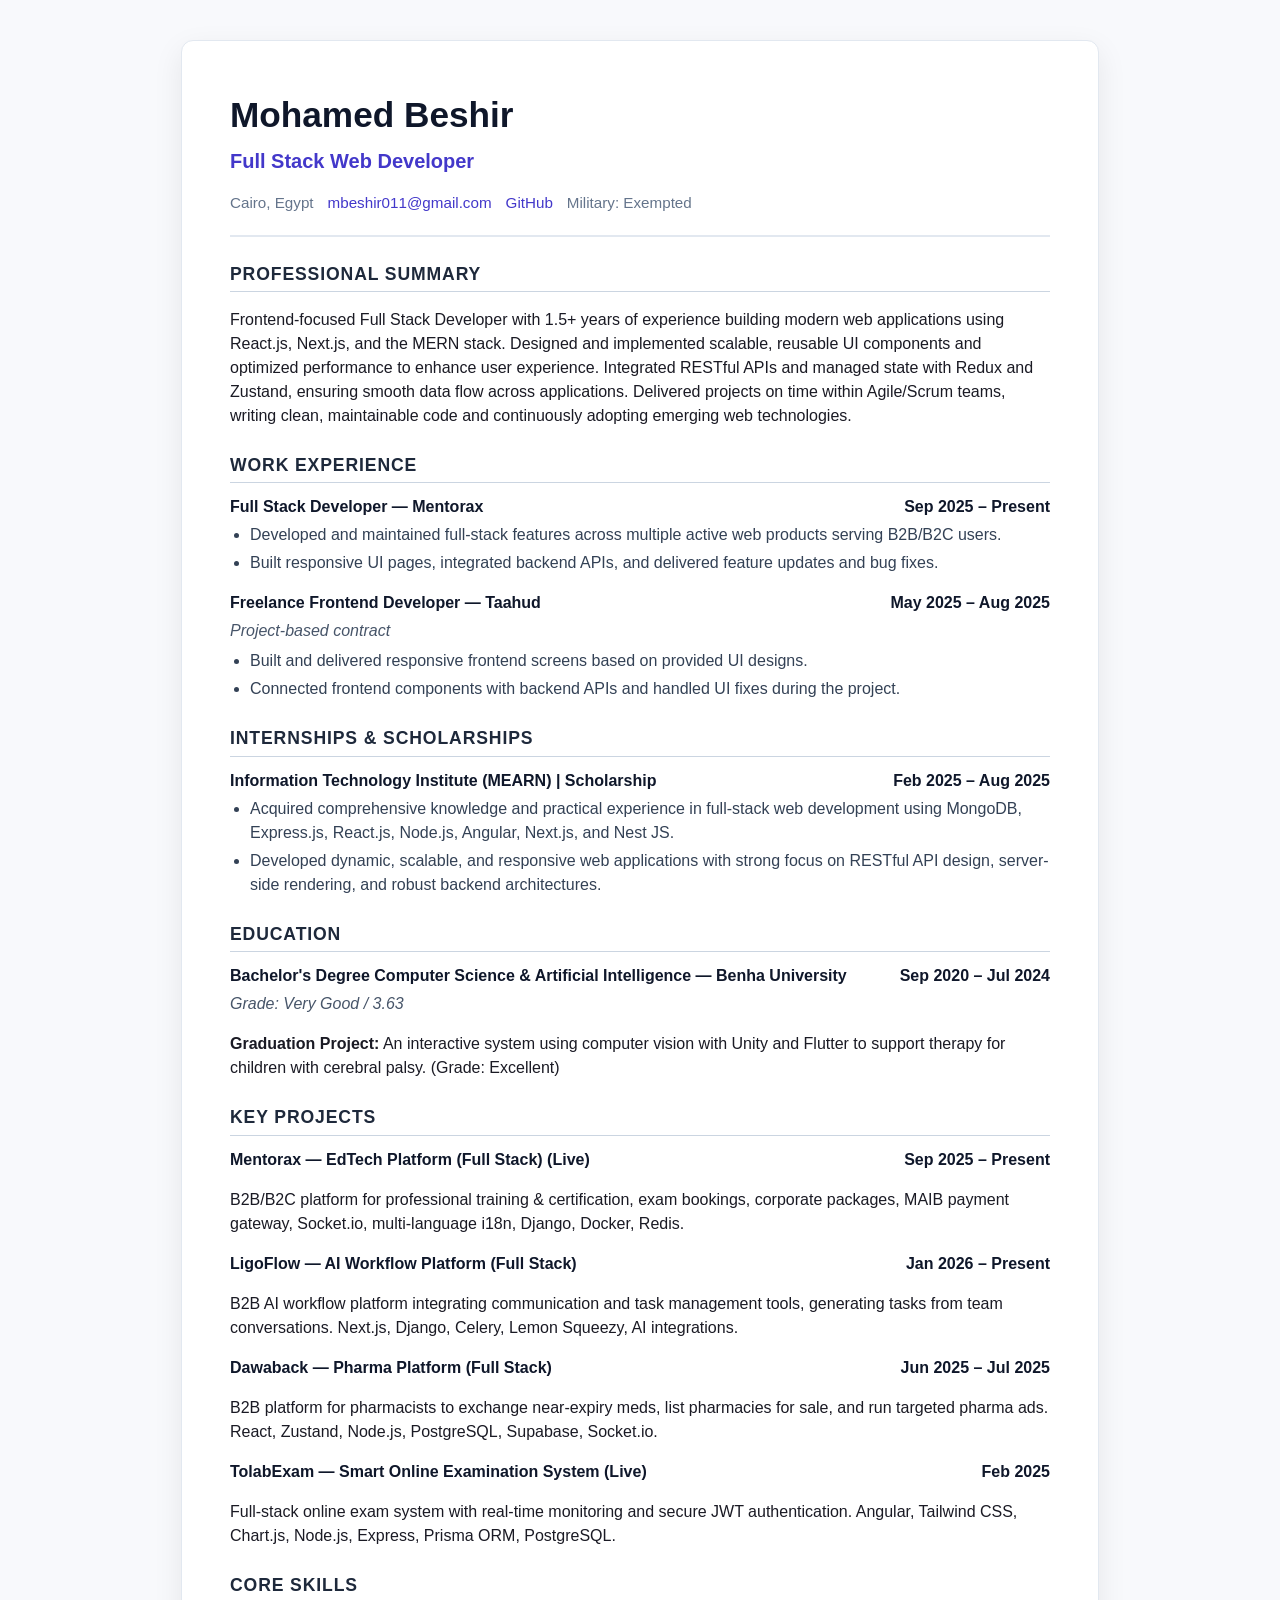
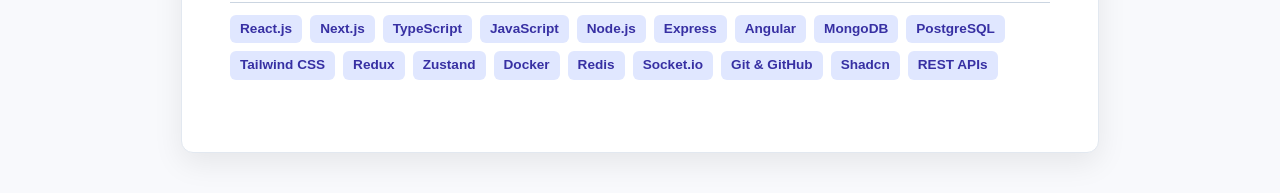
<file: resume/Resume.html>
<!doctype html>
<html lang="en">
<head>
  <meta charset="utf-8">
  <meta name="viewport" content="width=device-width, initial-scale=1">
  <title>Mohamed Beshir — Resume</title>
  <style>
    body {
      font-family: -apple-system, BlinkMacSystemFont, "Segoe UI", Roboto, Helvetica, Arial, sans-serif;
      color: #1a1a24;
      background: #f8f9fc;
      margin: 0;
      padding: 40px 20px;
      line-height: 1.5;
    }
    .sheet {
      max-width: 820px;
      margin: 0 auto;
      background: #ffffff;
      padding: 48px;
      border-radius: 12px;
      box-shadow: 0 10px 30px rgba(0,0,0,0.08);
      border: 1px solid #e2e8f0;
    }
    header {
      border-bottom: 2px solid #e2e8f0;
      padding-bottom: 20px;
      margin-bottom: 24px;
    }
    h1 { margin: 0; font-size: 2.2rem; color: #0f172a; }
    h2 { margin: 4px 0 16px; font-size: 1.25rem; font-weight: 600; color: #4338ca; }
    .contact { font-size: 0.95rem; color: #64748b; display: flex; flex-wrap: wrap; gap: 14px; }
    .contact a { color: #4338ca; text-decoration: none; font-weight: 500; }
    section { margin-bottom: 24px; }
    h3 { font-size: 1.1rem; text-transform: uppercase; letter-spacing: 0.05em; color: #1e293b; border-bottom: 1.5px solid #cbd5e1; padding-bottom: 4px; margin-bottom: 12px; }
    .item { margin-bottom: 16px; }
    .item-head { display: flex; justify-content: space-between; font-weight: 700; color: #0f172a; margin-bottom: 4px; }
    .item-sub { font-style: italic; color: #475569; margin-bottom: 6px; }
    ul { margin: 0; padding-left: 20px; }
    li { margin-bottom: 4px; color: #334155; }
    .skills-grid { display: flex; flex-wrap: wrap; gap: 8px; }
    .skill { background: #e0e7ff; color: #3730a3; padding: 4px 10px; border-radius: 6px; font-size: 0.85rem; font-weight: 600; }
  </style>
</head>
<body>
  <div class="sheet">
    <header>
      <h1>Mohamed Beshir</h1>
      <h2>Full Stack Web Developer</h2>
      <div class="contact">
        <span>Cairo, Egypt</span>
        <a href="mailto:mbeshir011@gmail.com">mbeshir011@gmail.com</a>
        <a href="https://github.com/muhamedbeshir" target="_blank">GitHub</a>
        <span>Military: Exempted</span>
      </div>
    </header>

    <section>
      <h3>Professional Summary</h3>
      <p>Frontend-focused Full Stack Developer with 1.5+ years of experience building modern web applications using React.js, Next.js, and the MERN stack. Designed and implemented scalable, reusable UI components and optimized performance to enhance user experience. Integrated RESTful APIs and managed state with Redux and Zustand, ensuring smooth data flow across applications. Delivered projects on time within Agile/Scrum teams, writing clean, maintainable code and continuously adopting emerging web technologies.</p>
    </section>

    <section>
      <h3>Work Experience</h3>
      <div class="item">
        <div class="item-head"><span>Full Stack Developer — Mentorax</span><span>Sep 2025 – Present</span></div>
        <ul>
          <li>Developed and maintained full-stack features across multiple active web products serving B2B/B2C users.</li>
          <li>Built responsive UI pages, integrated backend APIs, and delivered feature updates and bug fixes.</li>
        </ul>
      </div>
      <div class="item">
        <div class="item-head"><span>Freelance Frontend Developer — Taahud</span><span>May 2025 – Aug 2025</span></div>
        <div class="item-sub">Project-based contract</div>
        <ul>
          <li>Built and delivered responsive frontend screens based on provided UI designs.</li>
          <li>Connected frontend components with backend APIs and handled UI fixes during the project.</li>
        </ul>
      </div>
    </section>

    <section>
      <h3>Internships & Scholarships</h3>
      <div class="item">
        <div class="item-head"><span>Information Technology Institute (MEARN) | Scholarship</span><span>Feb 2025 – Aug 2025</span></div>
        <ul>
          <li>Acquired comprehensive knowledge and practical experience in full-stack web development using MongoDB, Express.js, React.js, Node.js, Angular, Next.js, and Nest JS.</li>
          <li>Developed dynamic, scalable, and responsive web applications with strong focus on RESTful API design, server-side rendering, and robust backend architectures.</li>
        </ul>
      </div>
    </section>

    <section>
      <h3>Education</h3>
      <div class="item">
        <div class="item-head"><span>Bachelor's Degree Computer Science & Artificial Intelligence — Benha University</span><span>Sep 2020 – Jul 2024</span></div>
        <div class="item-sub">Grade: Very Good / 3.63</div>
        <p><strong>Graduation Project:</strong> An interactive system using computer vision with Unity and Flutter to support therapy for children with cerebral palsy. (Grade: Excellent)</p>
      </div>
    </section>

    <section>
      <h3>Key Projects</h3>
      <div class="item">
        <div class="item-head"><span>Mentorax — EdTech Platform (Full Stack) (Live)</span><span>Sep 2025 – Present</span></div>
        <p>B2B/B2C platform for professional training & certification, exam bookings, corporate packages, MAIB payment gateway, Socket.io, multi-language i18n, Django, Docker, Redis.</p>
      </div>
      <div class="item">
        <div class="item-head"><span>LigoFlow — AI Workflow Platform (Full Stack)</span><span>Jan 2026 – Present</span></div>
        <p>B2B AI workflow platform integrating communication and task management tools, generating tasks from team conversations. Next.js, Django, Celery, Lemon Squeezy, AI integrations.</p>
      </div>
      <div class="item">
        <div class="item-head"><span>Dawaback — Pharma Platform (Full Stack)</span><span>Jun 2025 – Jul 2025</span></div>
        <p>B2B platform for pharmacists to exchange near-expiry meds, list pharmacies for sale, and run targeted pharma ads. React, Zustand, Node.js, PostgreSQL, Supabase, Socket.io.</p>
      </div>
      <div class="item">
        <div class="item-head"><span>TolabExam — Smart Online Examination System (Live)</span><span>Feb 2025</span></div>
        <p>Full-stack online exam system with real-time monitoring and secure JWT authentication. Angular, Tailwind CSS, Chart.js, Node.js, Express, Prisma ORM, PostgreSQL.</p>
      </div>
    </section>

    <section>
      <h3>Core Skills</h3>
      <div class="skills-grid">
        <span class="skill">React.js</span><span class="skill">Next.js</span><span class="skill">TypeScript</span><span class="skill">JavaScript</span>
        <span class="skill">Node.js</span><span class="skill">Express</span><span class="skill">Angular</span><span class="skill">MongoDB</span>
        <span class="skill">PostgreSQL</span><span class="skill">Tailwind CSS</span><span class="skill">Redux</span><span class="skill">Zustand</span>
        <span class="skill">Docker</span><span class="skill">Redis</span><span class="skill">Socket.io</span><span class="skill">Git & GitHub</span>
        <span class="skill">Shadcn</span><span class="skill">REST APIs</span>
      </div>
    </section>
  </div>
</body>
</html>
</file>
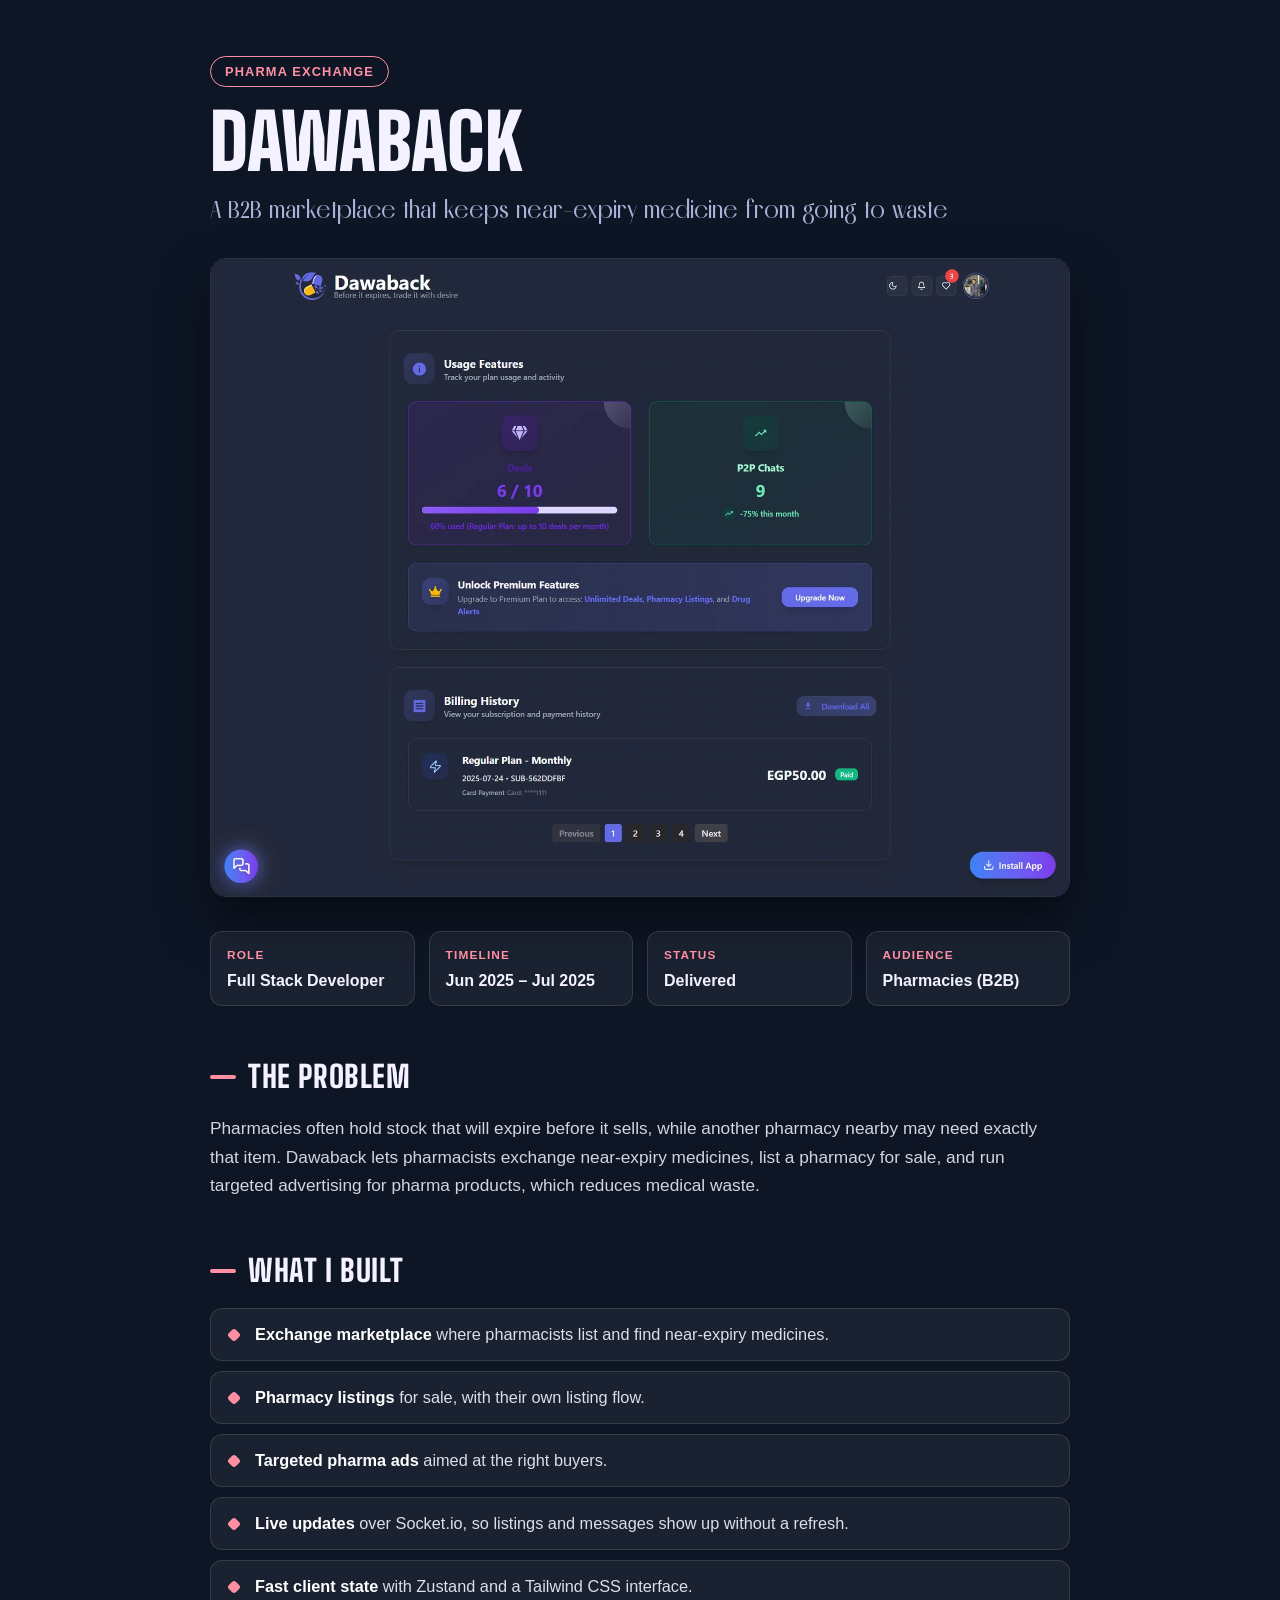
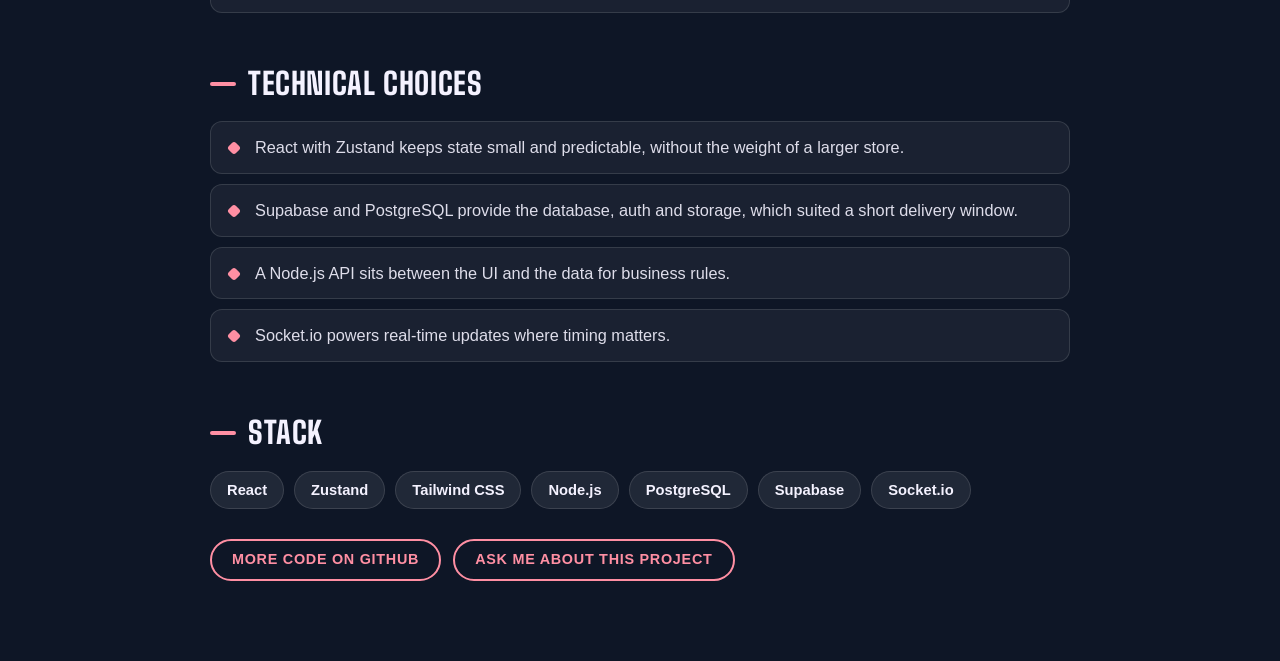
<file: work/dawaback.html>
<!doctype html>
<html lang="en">
<head>
<meta charset="utf-8">
<meta name="viewport" content="width=device-width, initial-scale=1">
<title>Dawaback | Case Study | Mohamed Beshir</title>
<meta name="description" content="A B2B marketplace that keeps near-expiry medicine from going to waste">
<meta name="theme-color" content="#0E1626">
<link rel="stylesheet" href="case.css">
<style>:root{--accent:#FF8FA3}</style>
</head>
<body>
<main class="wrap">
  <span class="tag">Pharma Exchange</span>
  <h1>Dawaback</h1>
  <p class="sub">A B2B marketplace that keeps near-expiry medicine from going to waste</p>
  <img class="cover" src="dawaback-cover.webp" alt="Dawaback pharma exchange platform interface" width="1600" height="1189" fetchpriority="high">
  <dl class="meta"><div><dt>Role</dt><dd>Full Stack Developer</dd></div><div><dt>Timeline</dt><dd>Jun 2025 – Jul 2025</dd></div><div><dt>Status</dt><dd>Delivered</dd></div><div><dt>Audience</dt><dd>Pharmacies (B2B)</dd></div></dl>
  <h2>The problem</h2>
  <p>Pharmacies often hold stock that will expire before it sells, while another pharmacy nearby may need exactly that item. Dawaback lets pharmacists exchange near-expiry medicines, list a pharmacy for sale, and run targeted advertising for pharma products, which reduces medical waste.</p>
  <h2>What I built</h2>
  <ul class="list"><li><b>Exchange marketplace</b> where pharmacists list and find near-expiry medicines.</li><li><b>Pharmacy listings</b> for sale, with their own listing flow.</li><li><b>Targeted pharma ads</b> aimed at the right buyers.</li><li><b>Live updates</b> over Socket.io, so listings and messages show up without a refresh.</li><li><b>Fast client state</b> with Zustand and a Tailwind CSS interface.</li></ul>
  <h2>Technical choices</h2>
  <ul class="list"><li>React with Zustand keeps state small and predictable, without the weight of a larger store.</li><li>Supabase and PostgreSQL provide the database, auth and storage, which suited a short delivery window.</li><li>A Node.js API sits between the UI and the data for business rules.</li><li>Socket.io powers real-time updates where timing matters.</li></ul>
  <h2>Stack</h2>
  <div class="stack"><span>React</span><span>Zustand</span><span>Tailwind CSS</span><span>Node.js</span><span>PostgreSQL</span><span>Supabase</span><span>Socket.io</span></div>
  <div class="links"><a href="https://github.com/muhamedbeshir" target="_blank" rel="noopener">More code on GitHub</a><a href="mailto:mbeshir011@gmail.com?subject=About%20Dawaback">Ask me about this project</a></div>
</main>
</body>
</html>
</file>
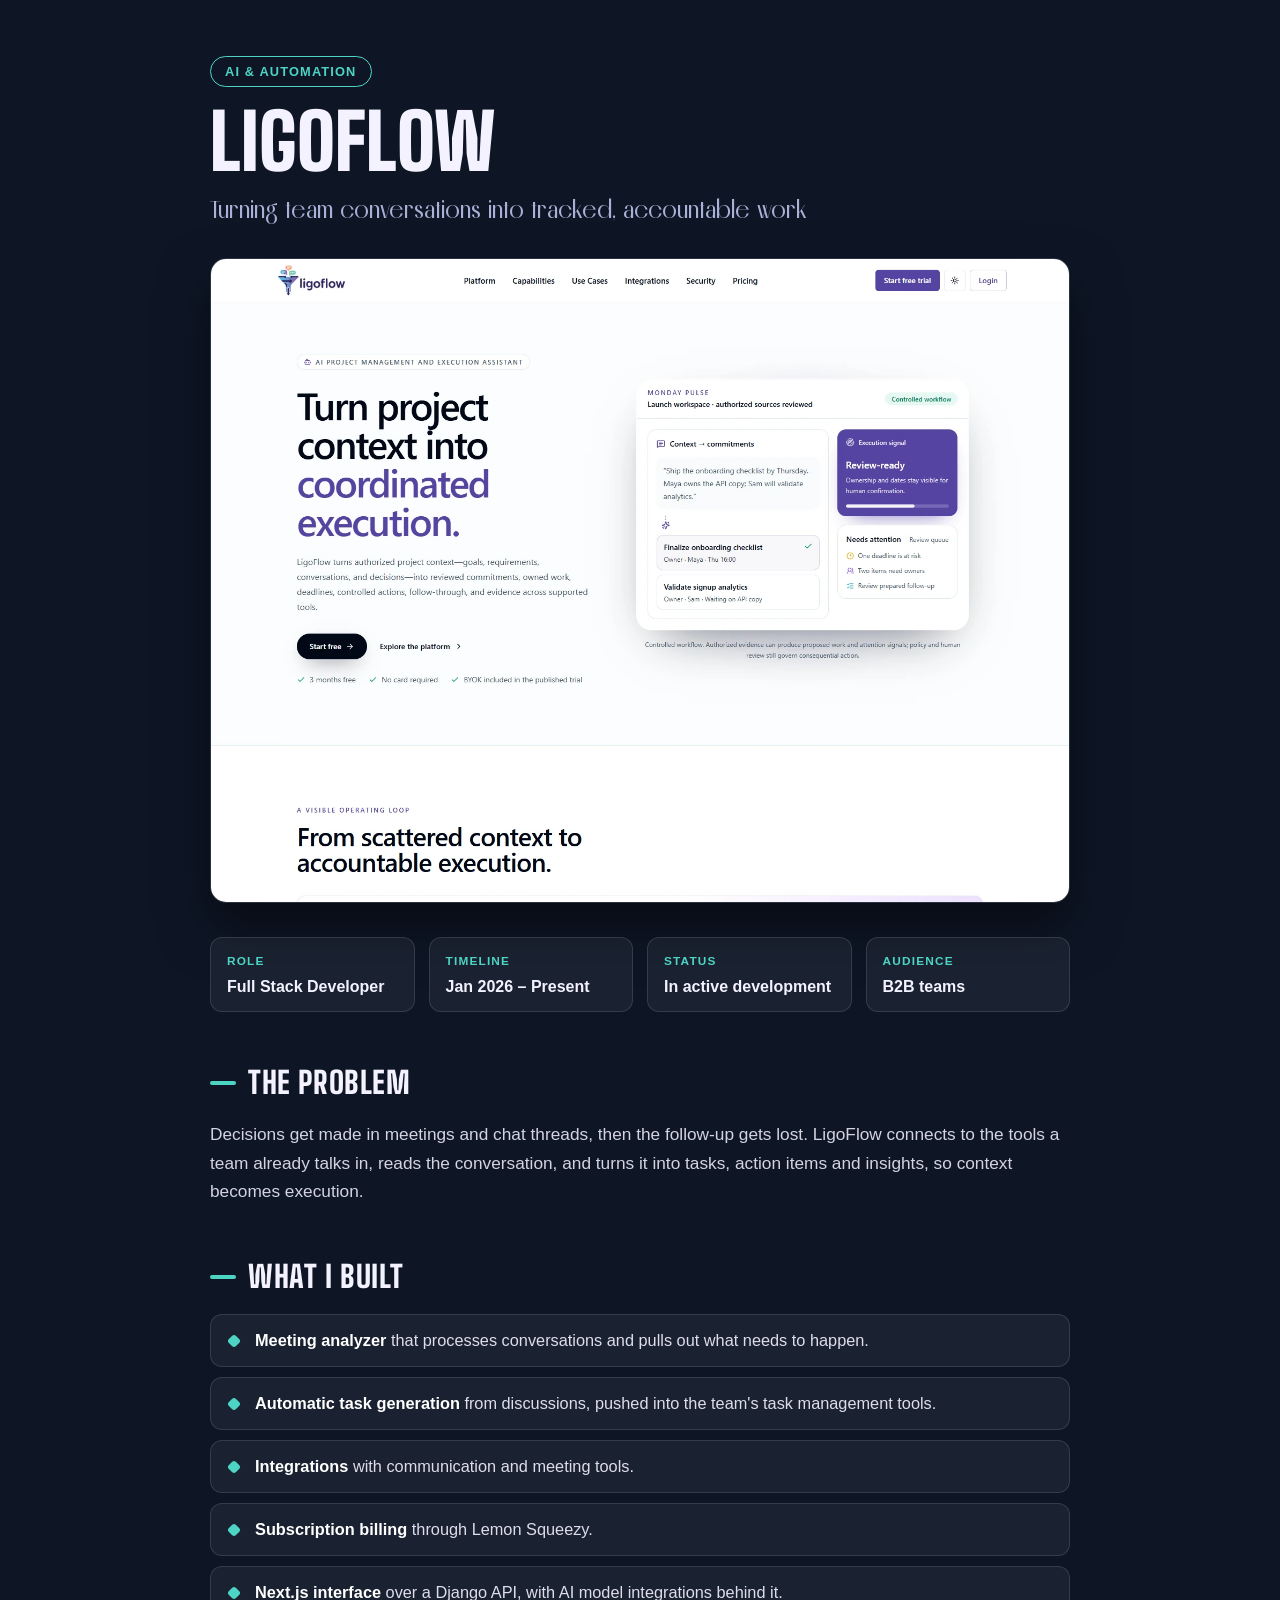
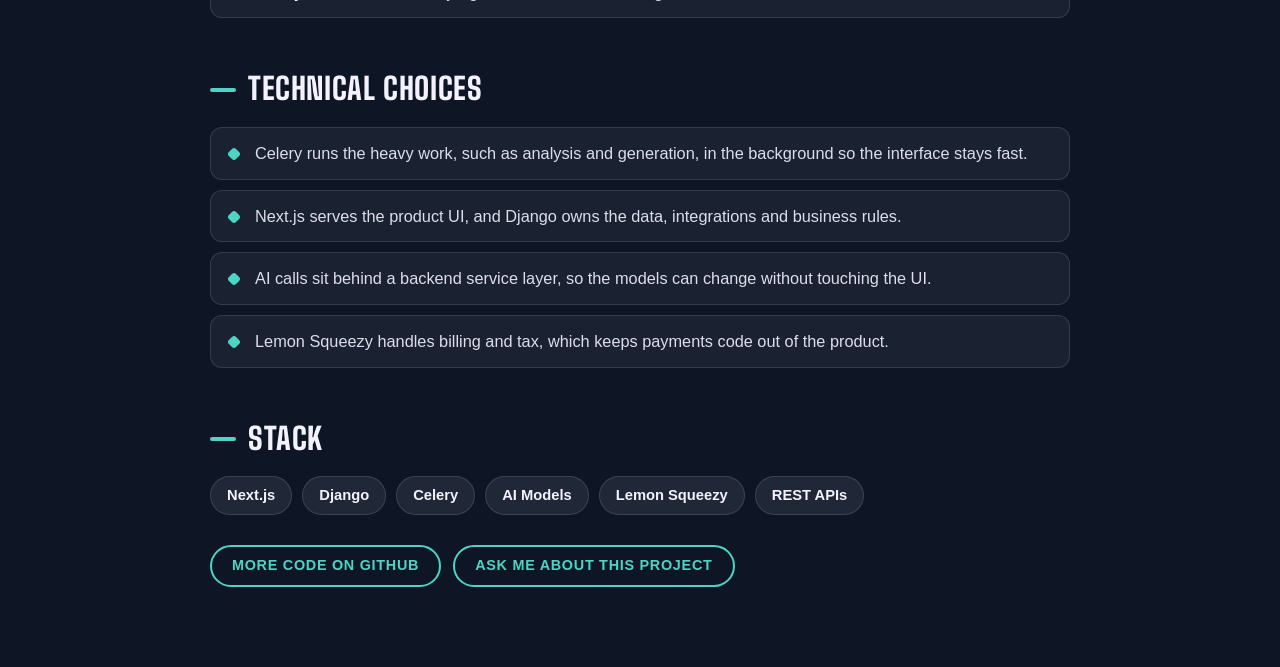
<file: work/ligoflow.html>
<!doctype html>
<html lang="en">
<head>
<meta charset="utf-8">
<meta name="viewport" content="width=device-width, initial-scale=1">
<title>LigoFlow | Case Study | Mohamed Beshir</title>
<meta name="description" content="Turning team conversations into tracked, accountable work">
<meta name="theme-color" content="#0E1626">
<link rel="stylesheet" href="case.css">
<style>:root{--accent:#4DD4C4}</style>
</head>
<body>
<main class="wrap">
  <span class="tag">AI &amp; Automation</span>
  <h1>LigoFlow</h1>
  <p class="sub">Turning team conversations into tracked, accountable work</p>
  <img class="cover" src="ligoflow-cover.webp" alt="LigoFlow landing page about turning project context into coordinated execution" width="1600" height="1200" fetchpriority="high">
  <dl class="meta"><div><dt>Role</dt><dd>Full Stack Developer</dd></div><div><dt>Timeline</dt><dd>Jan 2026 – Present</dd></div><div><dt>Status</dt><dd>In active development</dd></div><div><dt>Audience</dt><dd>B2B teams</dd></div></dl>
  <h2>The problem</h2>
  <p>Decisions get made in meetings and chat threads, then the follow-up gets lost. LigoFlow connects to the tools a team already talks in, reads the conversation, and turns it into tasks, action items and insights, so context becomes execution.</p>
  <h2>What I built</h2>
  <ul class="list"><li><b>Meeting analyzer</b> that processes conversations and pulls out what needs to happen.</li><li><b>Automatic task generation</b> from discussions, pushed into the team's task management tools.</li><li><b>Integrations</b> with communication and meeting tools.</li><li><b>Subscription billing</b> through Lemon Squeezy.</li><li><b>Next.js interface</b> over a Django API, with AI model integrations behind it.</li></ul>
  <h2>Technical choices</h2>
  <ul class="list"><li>Celery runs the heavy work, such as analysis and generation, in the background so the interface stays fast.</li><li>Next.js serves the product UI, and Django owns the data, integrations and business rules.</li><li>AI calls sit behind a backend service layer, so the models can change without touching the UI.</li><li>Lemon Squeezy handles billing and tax, which keeps payments code out of the product.</li></ul>
  <h2>Stack</h2>
  <div class="stack"><span>Next.js</span><span>Django</span><span>Celery</span><span>AI Models</span><span>Lemon Squeezy</span><span>REST APIs</span></div>
  <div class="links"><a href="https://github.com/muhamedbeshir" target="_blank" rel="noopener">More code on GitHub</a><a href="mailto:mbeshir011@gmail.com?subject=About%20LigoFlow">Ask me about this project</a></div>
</main>
</body>
</html>
</file>
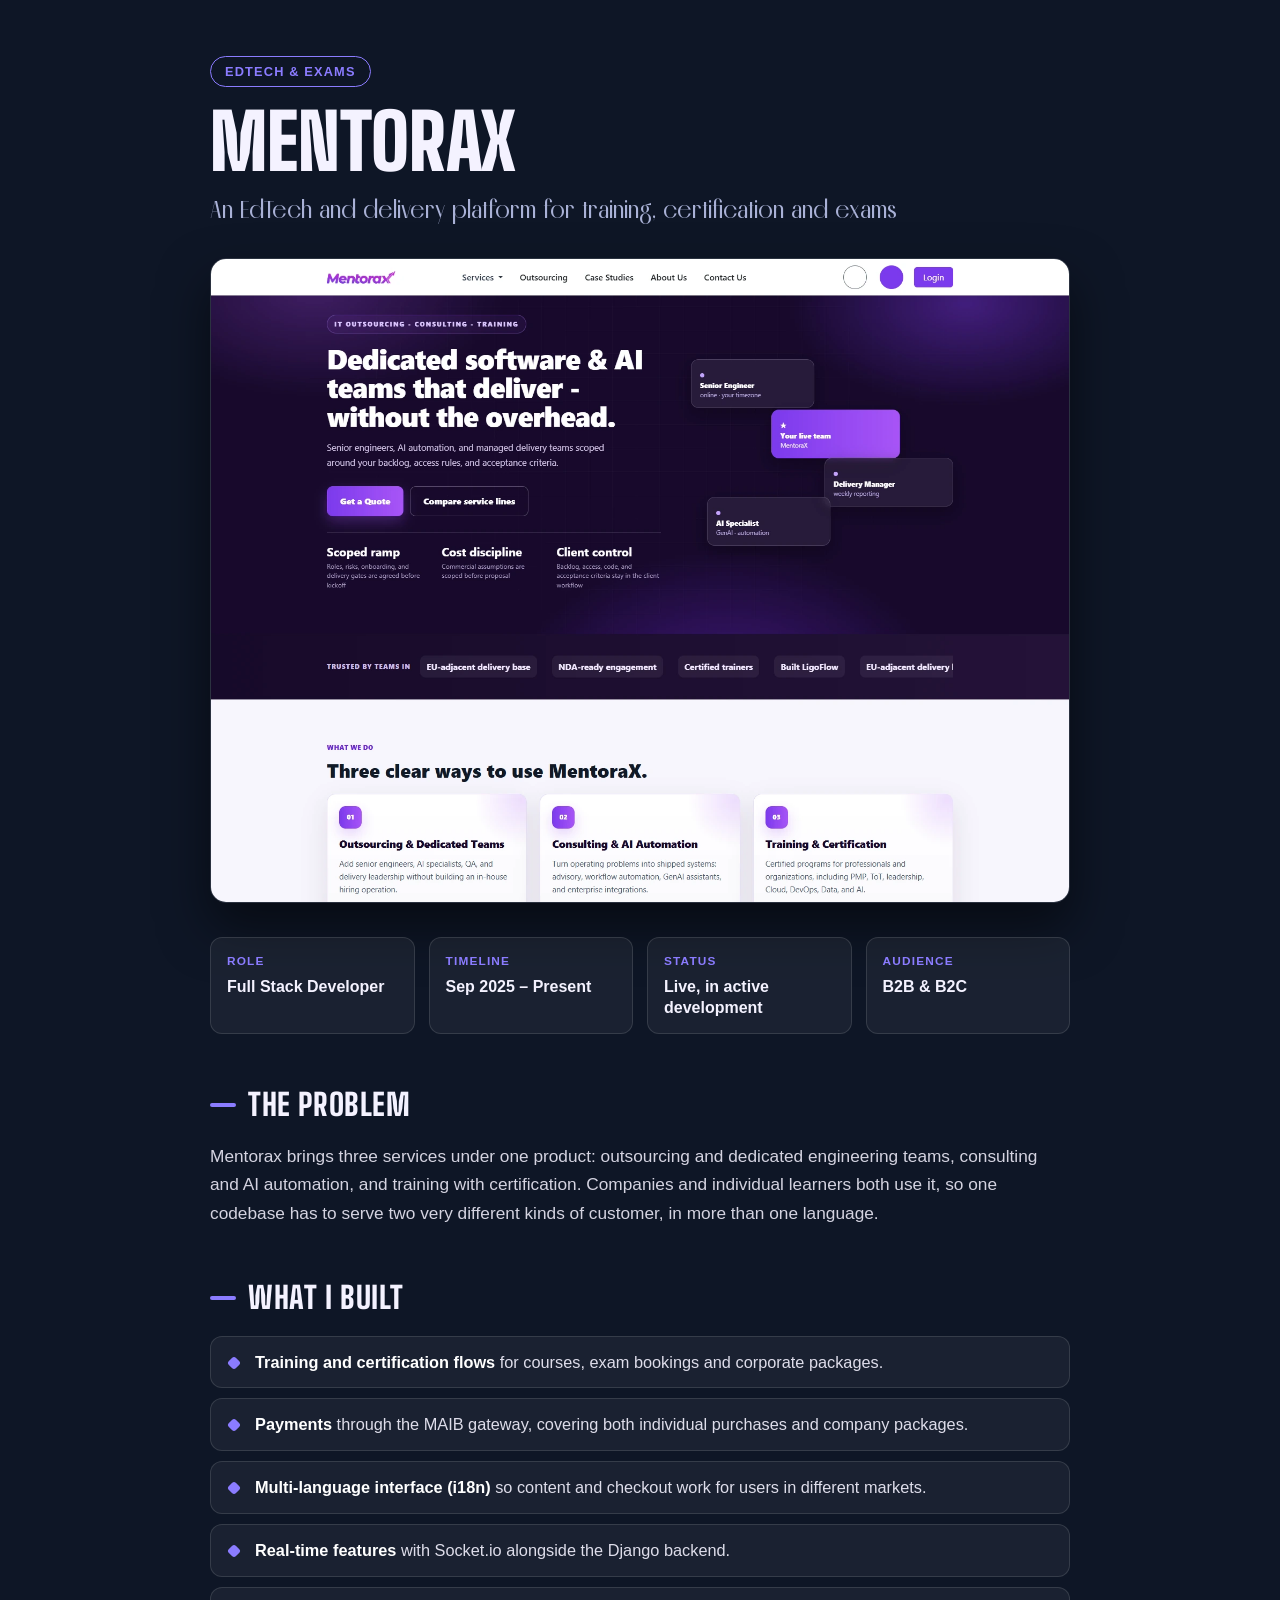
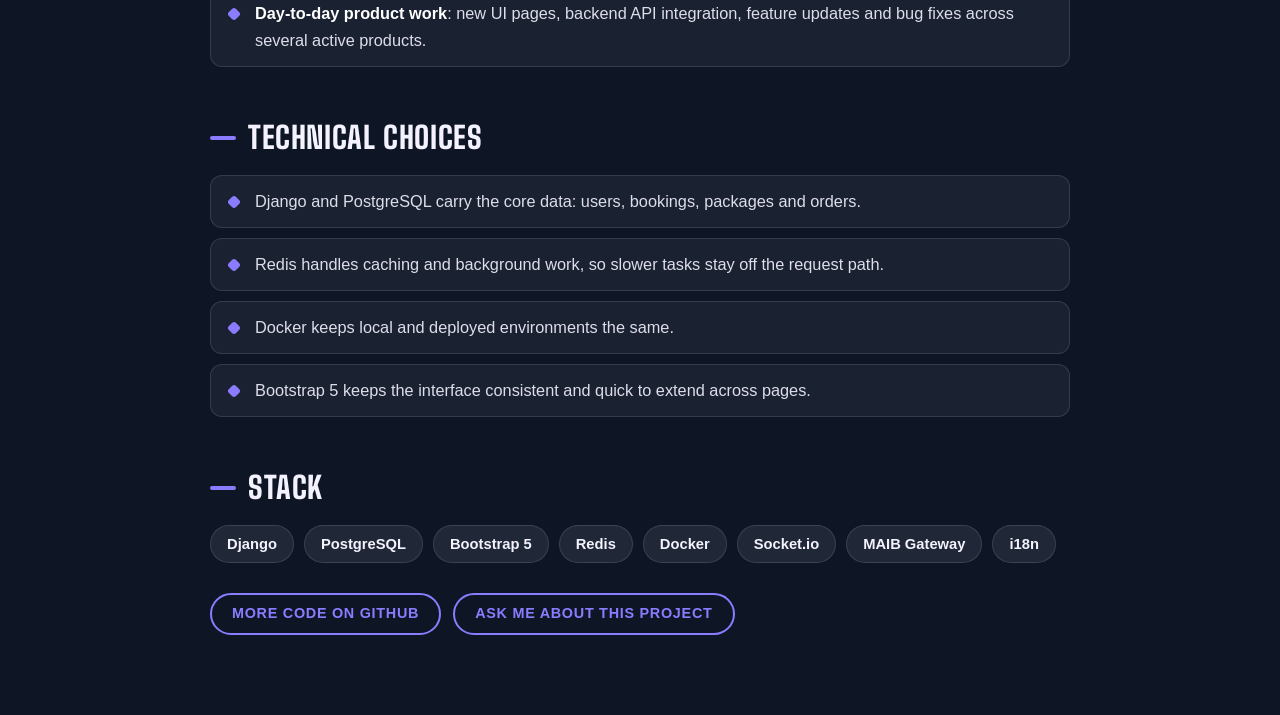
<file: work/mentorax.html>
<!doctype html>
<html lang="en">
<head>
<meta charset="utf-8">
<meta name="viewport" content="width=device-width, initial-scale=1">
<title>Mentorax | Case Study | Mohamed Beshir</title>
<meta name="description" content="An EdTech and delivery platform for training, certification and exams">
<meta name="theme-color" content="#0E1626">
<link rel="stylesheet" href="case.css">
<style>:root{--accent:#8B7CFF}</style>
</head>
<body>
<main class="wrap">
  <span class="tag">EdTech &amp; Exams</span>
  <h1>Mentorax</h1>
  <p class="sub">An EdTech and delivery platform for training, certification and exams</p>
  <img class="cover" src="mentorax-cover.webp" alt="Mentorax website showing software and AI delivery services" width="1600" height="1200" fetchpriority="high">
  <dl class="meta"><div><dt>Role</dt><dd>Full Stack Developer</dd></div><div><dt>Timeline</dt><dd>Sep 2025 – Present</dd></div><div><dt>Status</dt><dd>Live, in active development</dd></div><div><dt>Audience</dt><dd>B2B &amp; B2C</dd></div></dl>
  <h2>The problem</h2>
  <p>Mentorax brings three services under one product: outsourcing and dedicated engineering teams, consulting and AI automation, and training with certification. Companies and individual learners both use it, so one codebase has to serve two very different kinds of customer, in more than one language.</p>
  <h2>What I built</h2>
  <ul class="list"><li><b>Training and certification flows</b> for courses, exam bookings and corporate packages.</li><li><b>Payments</b> through the MAIB gateway, covering both individual purchases and company packages.</li><li><b>Multi-language interface (i18n)</b> so content and checkout work for users in different markets.</li><li><b>Real-time features</b> with Socket.io alongside the Django backend.</li><li><b>Day-to-day product work</b>: new UI pages, backend API integration, feature updates and bug fixes across several active products.</li></ul>
  <h2>Technical choices</h2>
  <ul class="list"><li>Django and PostgreSQL carry the core data: users, bookings, packages and orders.</li><li>Redis handles caching and background work, so slower tasks stay off the request path.</li><li>Docker keeps local and deployed environments the same.</li><li>Bootstrap 5 keeps the interface consistent and quick to extend across pages.</li></ul>
  <h2>Stack</h2>
  <div class="stack"><span>Django</span><span>PostgreSQL</span><span>Bootstrap 5</span><span>Redis</span><span>Docker</span><span>Socket.io</span><span>MAIB Gateway</span><span>i18n</span></div>
  <div class="links"><a href="https://github.com/muhamedbeshir" target="_blank" rel="noopener">More code on GitHub</a><a href="mailto:mbeshir011@gmail.com?subject=About%20Mentorax">Ask me about this project</a></div>
</main>
</body>
</html>
</file>
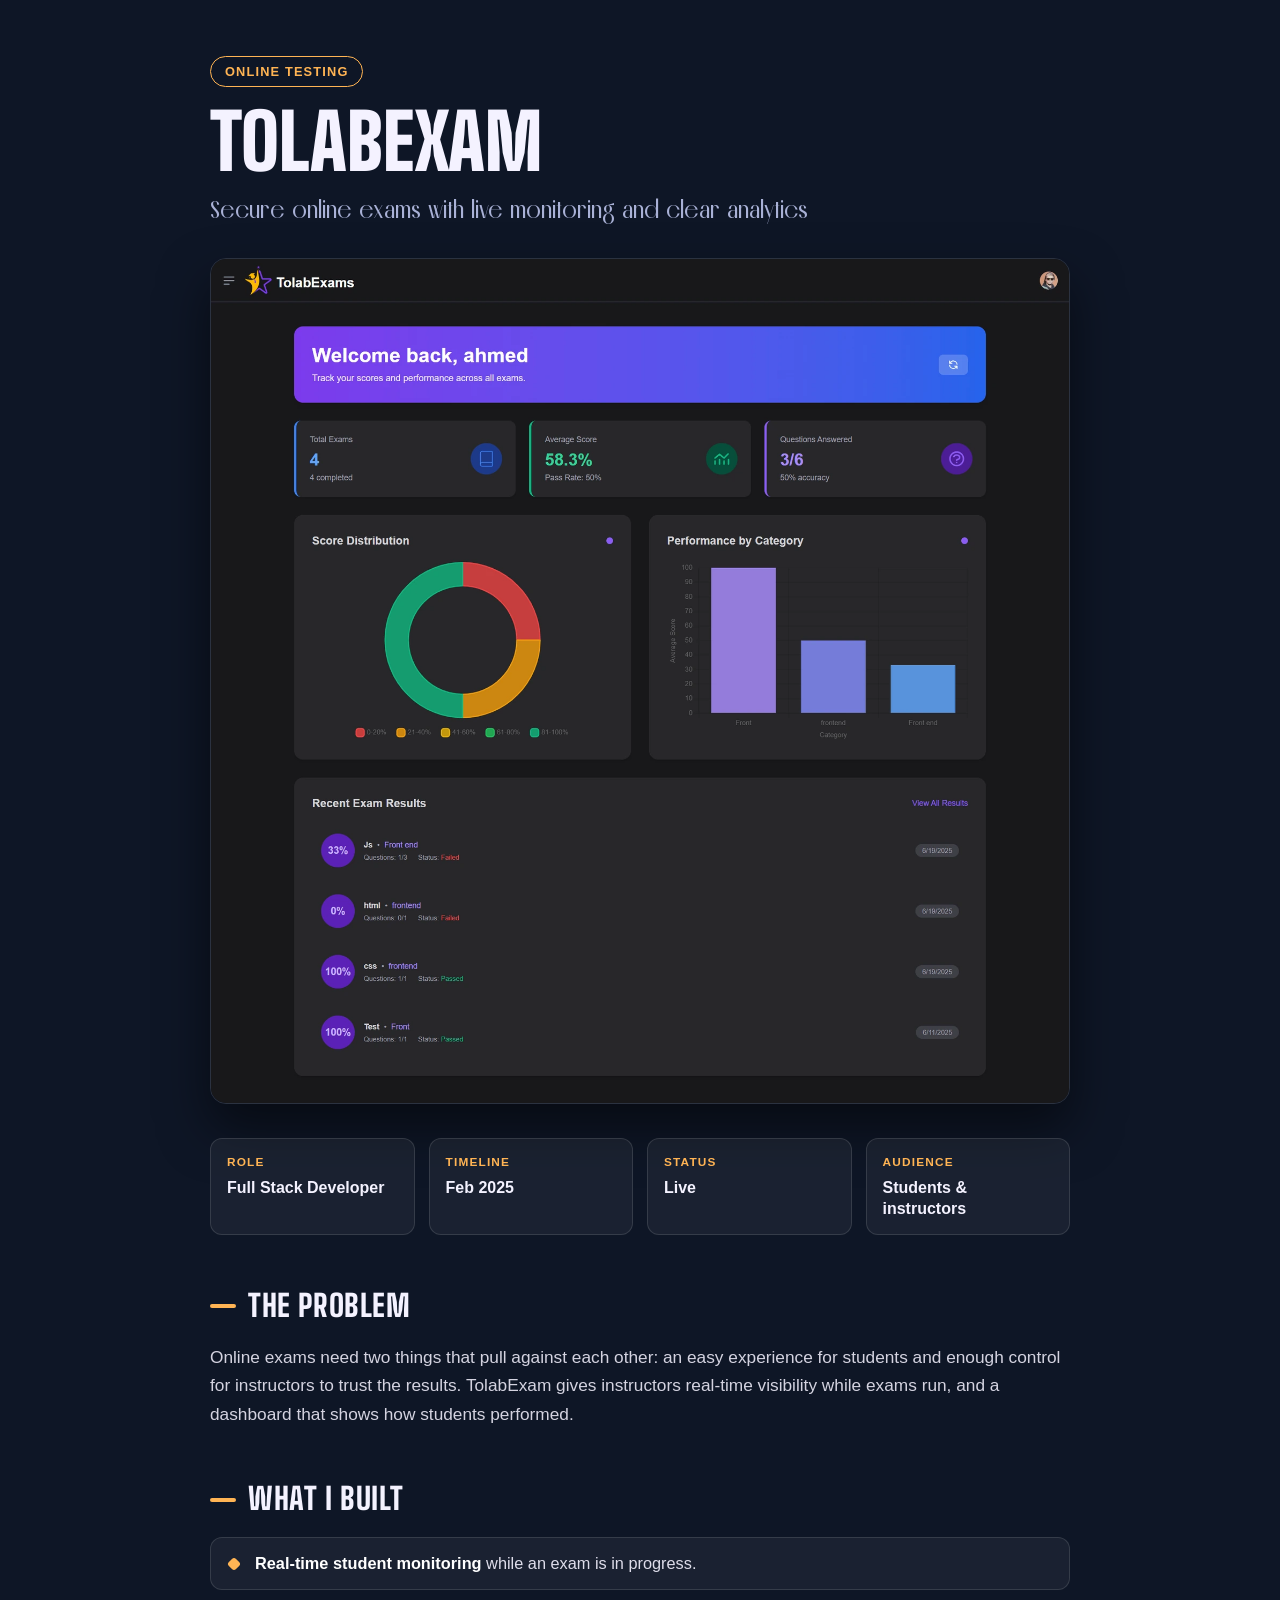
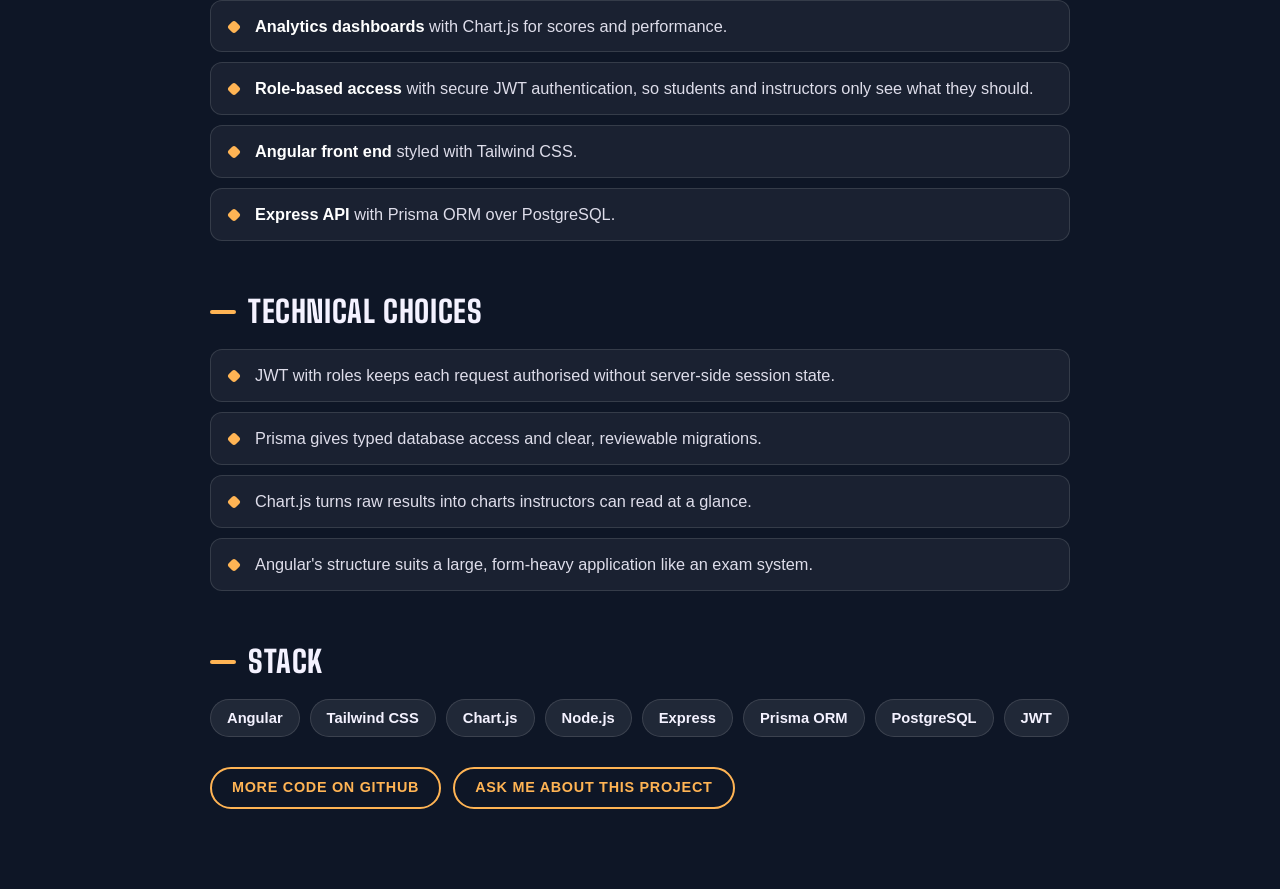
<file: work/tolabexam.html>
<!doctype html>
<html lang="en">
<head>
<meta charset="utf-8">
<meta name="viewport" content="width=device-width, initial-scale=1">
<title>TolabExam | Case Study | Mohamed Beshir</title>
<meta name="description" content="Secure online exams with live monitoring and clear analytics">
<meta name="theme-color" content="#0E1626">
<link rel="stylesheet" href="case.css">
<style>:root{--accent:#FFB454}</style>
</head>
<body>
<main class="wrap">
  <span class="tag">Online Testing</span>
  <h1>TolabExam</h1>
  <p class="sub">Secure online exams with live monitoring and clear analytics</p>
  <img class="cover" src="tolabexam-cover.webp" alt="TolabExam dashboard showing exam results and charts" width="1600" height="1575" fetchpriority="high">
  <dl class="meta"><div><dt>Role</dt><dd>Full Stack Developer</dd></div><div><dt>Timeline</dt><dd>Feb 2025</dd></div><div><dt>Status</dt><dd>Live</dd></div><div><dt>Audience</dt><dd>Students &amp; instructors</dd></div></dl>
  <h2>The problem</h2>
  <p>Online exams need two things that pull against each other: an easy experience for students and enough control for instructors to trust the results. TolabExam gives instructors real-time visibility while exams run, and a dashboard that shows how students performed.</p>
  <h2>What I built</h2>
  <ul class="list"><li><b>Real-time student monitoring</b> while an exam is in progress.</li><li><b>Analytics dashboards</b> with Chart.js for scores and performance.</li><li><b>Role-based access</b> with secure JWT authentication, so students and instructors only see what they should.</li><li><b>Angular front end</b> styled with Tailwind CSS.</li><li><b>Express API</b> with Prisma ORM over PostgreSQL.</li></ul>
  <h2>Technical choices</h2>
  <ul class="list"><li>JWT with roles keeps each request authorised without server-side session state.</li><li>Prisma gives typed database access and clear, reviewable migrations.</li><li>Chart.js turns raw results into charts instructors can read at a glance.</li><li>Angular&#x27;s structure suits a large, form-heavy application like an exam system.</li></ul>
  <h2>Stack</h2>
  <div class="stack"><span>Angular</span><span>Tailwind CSS</span><span>Chart.js</span><span>Node.js</span><span>Express</span><span>Prisma ORM</span><span>PostgreSQL</span><span>JWT</span></div>
  <div class="links"><a href="https://github.com/muhamedbeshir" target="_blank" rel="noopener">More code on GitHub</a><a href="mailto:mbeshir011@gmail.com?subject=About%20TolabExam">Ask me about this project</a></div>
</main>
</body>
</html>
</file>
<file: fonts.css>
/* Site fonts, served as woff2 files */
@font-face{font-family:"Big Shoulders";src:url(fonts/font-0.woff2) format("woff2");font-weight:100 900;font-display:swap}
@font-face{font-family:"Melodrama";src:url(fonts/font-1.woff2) format("woff2");font-weight:500;font-display:swap}
@font-face{font-family:"NameFallback";src:url(fonts/font-1.woff2) format("woff2");font-weight:400 900;size-adjust:86%;font-display:swap}
@font-face{font-family:"Melodrama";src:url(fonts/font-3.woff2) format("woff2");font-weight:700;font-display:swap}
@font-face{font-family:"Mighty Ditey NF";src:url(fonts/font-1.woff2) format("woff2");font-weight:400 900;size-adjust:86%;font-display:swap}
@font-face{font-family:"Mighty Ditey";src:url(fonts/font-1.woff2) format("woff2");font-weight:400 900;size-adjust:86%;font-display:swap}
</file>
<file: style.css>
@font-face {
  font-family: "Exposit Trial";
  src: local("Big Shoulders Display"), local("Big Shoulders");
  font-weight: 100 900;
}
@font-face {
  font-family: "Exposit";
  src: local("Big Shoulders Display"), local("Big Shoulders");
  font-weight: 100 900;
}


:root{
  --ink:#000;
  --paper:#fff;
  --sel:#0D99FF;
  --sel-deep:#0A6FC2;
  --fg:#F4F2FF;
  --lav:#F2C230;
  --nile:#1D5C63;
  --terracotta:#8C3B2E;
  --lapis:#2C3E8F;
  --sand:#8F5319;
  --emerald:#2E6A55;
  --plum:#6A2E6B;
  --pad:clamp(16px,2.2vw,32px);
}
*{box-sizing:border-box;margin:0;padding:0}
html,body{background:var(--ink);color:var(--fg)}
/* case study viewer: opens over the site, the site stays where you left it */
.cs{position:fixed;inset:0;z-index:100;display:flex;flex-direction:column;background:var(--paper);clip-path:inset(100% 0 0 0);visibility:hidden;transition:clip-path .7s cubic-bezier(.7,0,.2,1),visibility 0s .7s}
.cs.open{clip-path:inset(0 0 0 0);visibility:visible;transition:clip-path .7s cubic-bezier(.7,0,.2,1),visibility 0s}
.cs-bar{flex:0 0 auto;display:flex;align-items:center;justify-content:space-between;gap:16px;height:60px;padding:0 20px;background:var(--ink);color:#fff}
.cs-back{display:inline-flex;align-items:center;gap:10px;height:38px;padding:0 18px 0 14px;border:2px solid rgba(255,255,255,.5);border-radius:999px;color:#fff;font:inherit;font-size:17px;font-weight:620;letter-spacing:.02em;text-transform:uppercase;transition:background .2s,color .2s,border-color .2s}
.cs-back:hover,.cs-back:focus-visible{background:#fff;color:var(--ink);border-color:#fff}
.cs-back svg{width:18px;height:18px;transition:transform .25s cubic-bezier(.2,.8,.2,1)}
.cs-back:hover svg{transform:translateX(-3px)}
.cs-dl{flex:0 0 auto;text-decoration:none}
.cs-dl[hidden]{display:none}
.cs-dl:hover svg{transform:translateY(2px)}
.cs-bar .cs-title{flex:1 1 auto;min-width:0;text-align:right}
.cs-title{font-size:17px;font-weight:620;letter-spacing:.02em;text-transform:uppercase;opacity:.7;white-space:nowrap;overflow:hidden;text-overflow:ellipsis}
.cs-body{position:relative;flex:1 1 auto;display:flex;background:var(--paper)}
.cs iframe{flex:1 1 auto;width:100%;border:0;background:transparent;opacity:0;transition:opacity .35s}
.cs-load{position:absolute;inset:0;display:grid;place-items:center;pointer-events:none;transition:opacity .3s}
.cs-load i{width:34px;height:34px;border-radius:50%;border:3px solid rgba(0,0,0,.12);border-top-color:#1D5C63;animation:csspin .8s linear infinite}
.cs.ready .cs-load{opacity:0}
@keyframes csspin{to{transform:rotate(360deg)}}
.cs iframe.ready{opacity:1}
@media (prefers-reduced-motion:reduce){.cs-load i{animation-duration:2.4s}}
html.cs-lock,html.cs-lock body{overflow:hidden}
@media (prefers-reduced-motion:reduce){.cs,.cs.open,.cs iframe{transition:none}}
body{font-family:"Big Shoulders",system-ui,sans-serif;font-weight:500;letter-spacing:.012em;-webkit-font-smoothing:antialiased}
.caps{text-transform:uppercase;letter-spacing:.01em}
.amp,.hi-line{font-family:"Exposit Trial","Exposit","Big Shoulders",sans-serif}
.amp .s{font-size:.74em}
.amp .u{display:inline-block;transform:translateY(-.1em)}
a,button{color:inherit;font:inherit;letter-spacing:inherit}
button{background:none;border:0;cursor:pointer}
a:focus-visible,button:focus-visible{outline:3px solid var(--sel);outline-offset:4px;border-radius:6px}

/* the stage: a rounded canvas inside a black frame */
.frame{position:fixed;inset:0;padding:clamp(6px,0.9vw,12px);z-index:1}
.stage{--bg:#1D5C63;position:relative;width:100%;height:100%;border-radius:clamp(12px,1.6vw,22px);overflow:hidden;background:var(--bg)}
.grain{position:absolute;inset:0;pointer-events:none;z-index:80;overflow:hidden}
.grain i{position:absolute;inset:0;display:block}
.grain .g1{opacity:.22;mix-blend-mode:screen;background-image:url("data:image/svg+xml;utf8,<svg xmlns='http://www.w3.org/2000/svg' width='260' height='260'><filter id='n'><feTurbulence type='fractalNoise' baseFrequency='.62' numOctaves='2' stitchTiles='stitch'/><feColorMatrix values='0 0 0 0 1  0 0 0 0 1  0 0 0 0 1  0 0 0 1.6 -0.55'/></filter><rect width='100%' height='100%' filter='url(%23n)'/></svg>")}
.grain .g2{opacity:.3;mix-blend-mode:multiply;background-image:url("data:image/svg+xml;utf8,<svg xmlns='http://www.w3.org/2000/svg' width='240' height='240'><filter id='n'><feTurbulence type='fractalNoise' baseFrequency='.7' numOctaves='2' stitchTiles='stitch'/><feColorMatrix values='0 0 0 0 0  0 0 0 0 0  0 0 0 0 0  0 0 0 1.5 -0.5'/></filter><rect width='100%' height='100%' filter='url(%23n)'/></svg>")}
.grain .g3{inset:-60%;opacity:.16;mix-blend-mode:screen;background-image:url("data:image/svg+xml;utf8,<svg xmlns='http://www.w3.org/2000/svg' width='180' height='180'><filter id='n'><feTurbulence type='fractalNoise' baseFrequency='1.1' numOctaves='1' stitchTiles='stitch'/><feColorMatrix values='0 0 0 0 1  0 0 0 0 1  0 0 0 0 1  0 0 0 2 -0.8'/></filter><rect width='100%' height='100%' filter='url(%23n)'/></svg>");animation:film .7s steps(1) infinite}
@keyframes film{0%{transform:translate(0,0)}14%{transform:translate(-7%,4%)}28%{transform:translate(5%,-8%)}42%{transform:translate(-11%,-3%)}57%{transform:translate(9%,7%)}71%{transform:translate(-4%,10%)}85%{transform:translate(12%,-6%)}}
.dust{position:absolute;inset:0;width:100%;height:100%;pointer-events:none;z-index:1}
.scroll-space{height:1750vh;position:relative;z-index:0}

/* header */
.top{position:absolute;top:0;left:0;right:0;display:flex;justify-content:space-between;align-items:center;padding:var(--pad);z-index:60;gap:16px}
.brand{display:flex;align-items:center;gap:14px;font-weight:800;font-size:18px;letter-spacing:.03em;text-transform:uppercase}
.status{display:inline-flex;align-items:center;gap:8px;padding:6px 12px 6px 10px;border:1.5px solid rgba(244,242,255,.55);border-radius:999px;font-size:15px;text-transform:none;letter-spacing:.02em;font-weight:550;background:rgba(255,255,255,.08)}
.status i{width:8px;height:8px;border-radius:50%;background:#7CE38B;box-shadow:0 0 0 0 rgba(19,138,54,.6);animation:pulse 2.4s infinite}
@keyframes pulse{0%{box-shadow:0 0 0 0 rgba(19,138,54,.55)}70%{box-shadow:0 0 0 9px rgba(19,138,54,0)}100%{box-shadow:0 0 0 0 rgba(19,138,54,0)}}
.nav{display:flex;gap:clamp(12px,2vw,28px);font-size:18px;text-transform:uppercase;letter-spacing:.03em;font-weight:600}
.nav button{position:relative;padding:4px 0;text-transform:inherit}
.nav button::after{content:"";position:absolute;left:0;right:0;bottom:0;height:2px;background:var(--fg);transform:scaleX(0);transform-origin:left;transition:transform .35s cubic-bezier(.2,.8,.2,1)}
.nav button:hover::after{transform:scaleX(1)}

/* sound toggle */
.sound{display:inline-flex;align-items:center;gap:9px;position:relative}
.sound::after{display:none}
.bars{display:flex;align-items:flex-end;gap:2.5px;height:15px}
.bars i{display:block;width:3px;height:3px;border-radius:2px;background:var(--fg);transition:height .35s ease}
.sound.on .bars i{animation:eq .9s ease-in-out infinite}
.sound.on .bars i:nth-child(2){animation-delay:-.3s}.sound.on .bars i:nth-child(3){animation-delay:-.55s}.sound.on .bars i:nth-child(4){animation-delay:-.15s}
@keyframes eq{0%,100%{height:4px}50%{height:15px}}
.sound.invite .bars i{animation:tease 1.6s ease-in-out infinite}
.sound.invite .bars i:nth-child(2){animation-delay:-.5s}.sound.invite .bars i:nth-child(3){animation-delay:-.9s}.sound.invite .bars i:nth-child(4){animation-delay:-.25s}
@keyframes tease{0%,100%{height:3px}50%{height:10px}}
/* the nudge: a small bubble under the button until the music starts */
.sound-hint{position:absolute;top:calc(100% + 12px);right:-6px;display:flex;align-items:center;gap:7px;padding:8px 13px 8px 10px;border:2px solid #000;border-radius:12px;background:#fff;color:#000;font-size:15px;font-weight:700;letter-spacing:.02em;text-transform:none;white-space:nowrap;box-shadow:3px 3px 0 #000;opacity:0;visibility:hidden;transform:translateY(-6px) scale(.92);transform-origin:90% 0;transition:opacity .35s,transform .45s cubic-bezier(.2,.9,.3,1.4),visibility 0s .35s;pointer-events:auto;cursor:pointer}
.sound-hint::before{content:"";position:absolute;top:-8px;right:22px;width:12px;height:12px;background:#fff;border-left:2px solid #000;border-top:2px solid #000;transform:rotate(45deg)}
.sound-hint svg{width:18px;height:18px;flex:0 0 auto;animation:notebob 1.1s ease-in-out infinite alternate}
.sound-hint .hint-tap{display:none}
.sound.invite.nudge .sound-hint{opacity:1;visibility:visible;transform:none;transition:opacity .35s,transform .45s cubic-bezier(.2,.9,.3,1.4),visibility 0s}
.sound.invite.nudge .sound-hint{animation:hintfloat 2.4s ease-in-out .5s infinite}
@keyframes notebob{from{transform:translateY(1px) rotate(-8deg)}to{transform:translateY(-2px) rotate(8deg)}}
@keyframes hintfloat{0%,100%{translate:0 0}50%{translate:0 3px}}
@media (pointer:coarse){.sound-hint .hint-click{display:none}.sound-hint .hint-tap{display:inline}}
@media (prefers-reduced-motion:reduce){.sound.on .bars i{animation:none;height:11px}.sound.invite .bars i,.sound-hint,.sound-hint svg{animation:none!important}}

/* layers */
.layer{position:absolute;inset:0;display:grid;place-items:center;visibility:hidden;opacity:0;pointer-events:none;z-index:2}
.layer a,.layer button{pointer-events:auto}
.layer.is-first{visibility:visible;opacity:1}

/* hero */
#hero{z-index:2}
.hero-inner{position:absolute;inset:0;will-change:transform}
.hero-top{position:absolute;left:0;right:0;top:clamp(78px,11.5vh,120px);display:flex;flex-direction:column;align-items:center;text-align:center;z-index:3}
.kicker{font-family:"Exposit Trial","Exposit","Big Shoulders",sans-serif;color:var(--lav);font-size:clamp(17px,1.7vw,26px);font-weight:700;text-transform:uppercase;letter-spacing:.04em;margin-bottom:clamp(2px,.6vh,8px)}
.name-wrap{position:relative;display:inline-block}
.name{display:block;font-family:"Mighty Ditey NF","MightyDiteyNF","Mighty Ditey","NameFallback","Melodrama",serif;font-weight:400;text-transform:uppercase;color:#fff;font-size:min(10.8vw,19vh);line-height:.86;letter-spacing:0;white-space:nowrap;padding:.04em .04em 0;max-width:92vw}
.sel{position:absolute;left:-18px;top:-3px;width:0;height:0;border:2px solid var(--sel);pointer-events:none;opacity:0}
.sel.done{right:-18px;bottom:-14px;width:auto;height:auto}
.sel span{position:absolute;width:11px;height:11px;background:var(--paper);border:2px solid var(--sel)}
.sel span:nth-child(1){left:-6px;top:-6px}.sel span:nth-child(2){right:-6px;top:-6px}
.sel span:nth-child(3){left:-6px;bottom:-6px}.sel span:nth-child(4){right:-6px;bottom:-6px}
.dim{position:absolute;right:-18px;top:-30px;font-style:normal;background:var(--sel-deep);color:#fff;font-size:12px;font-weight:600;padding:3px 7px;border-radius:4px;white-space:nowrap;opacity:0}
.phrase{--gap:calc(min(58vw,82vh) * .34);display:flex;justify-content:center;width:100%;margin-top:clamp(12px,1.8vh,20px);font-family:"Mighty Ditey NF","NameFallback","Melodrama",serif;text-transform:uppercase;color:var(--lav);opacity:.92;font-size:min(3.2vw,5.2vh);line-height:1;letter-spacing:.03em}
.phrase span{flex:1 1 0;white-space:nowrap}
.phrase span:first-child{text-align:right;padding-right:calc(var(--gap) / 2)}
.phrase span:last-child{text-align:left;padding-left:calc(var(--gap) / 2)}
.cursor{position:absolute;left:0;top:0;pointer-events:none;z-index:6;will-change:transform}
.cursor svg{display:block;width:22px;height:24px}
.cursor b{position:absolute;left:18px;top:20px;background:var(--sel-deep);color:#fff;font-size:12px;font-weight:650;padding:4px 8px;border-radius:0 8px 8px 8px;white-space:nowrap}

/* the character: shading follows the stage colour */
.skin{fill:color-mix(in srgb,var(--bg) 82%,#fff)}
.deep{fill:color-mix(in srgb,var(--bg) 35%,#000)}
.thru{fill:color-mix(in srgb,var(--bg) 70%,#000)}
.tint{fill:color-mix(in srgb,var(--bg) 75%,#fff)}
.me{position:absolute;left:50%;bottom:-6%;width:min(58vw,82vh);transform:translateX(-50%);z-index:4}
.me-svg{display:block;width:100%;height:auto;overflow:visible}
.dream{position:absolute;left:-26%;top:40%;display:flex;align-items:center;gap:.55em;padding:.5em .95em .5em .65em;border:2.5px solid #000;border-radius:14px;background:#fff;color:#000;font-size:clamp(14px,1.25vw,21px);line-height:1.05;transform:rotate(-7deg);box-shadow:4px 4px 0 #000;visibility:hidden;opacity:0;pointer-events:none;white-space:nowrap}
.dream .moon{width:1.9em;height:1.9em;flex:0 0 auto;animation:moonbob 3.2s ease-in-out infinite alternate}
.dream small{display:block;font-size:.66em;font-weight:620;text-transform:uppercase;letter-spacing:.06em;opacity:.65}
.dream b{display:block;font-family:"Melodrama","NameFallback","Playfair Display",serif;font-weight:500;font-size:1.28em;letter-spacing:-.005em}
@keyframes moonbob{from{transform:rotate(-12deg) translateY(-1px)}to{transform:rotate(8deg) translateY(2px)}}
@media (prefers-reduced-motion:reduce){.dream .moon{animation:none}}
html.rm .dream{visibility:visible;opacity:1}
.shirt{position:absolute;left:50%;top:76%;width:60%;transform:translateX(-50%);text-align:center;color:var(--lav)}
.role{font-size:clamp(14px,2vh,19px);line-height:1.35;font-weight:600;max-width:32ch;margin:0 auto;text-wrap:balance;text-align:center}
.role-title{display:block;white-space:nowrap}
.hint-m{display:none;margin-top:8px;font-size:12px;line-height:1;text-transform:uppercase;letter-spacing:.06em;font-weight:650;color:var(--fg)}
.hint-m span{display:inline-block;animation:hintbob 1.8s ease-in-out infinite}
@keyframes hintbob{0%,100%{transform:translateY(0)}50%{transform:translateY(3px)}}
@media (prefers-reduced-motion:reduce){.hint-m span{animation:none}}
.contact{position:absolute;left:0;right:0;top:-6%;display:flex;flex-direction:column;align-items:center;gap:clamp(6px,1.2vh,12px);visibility:hidden;opacity:0}
.contact h2{color:#fff;font-size:clamp(26px,5vh,52px);line-height:.95;font-weight:900;text-transform:uppercase}
.links{display:flex;flex-wrap:wrap;justify-content:center;gap:4px 16px}
.links a{text-decoration:none;font-size:clamp(14px,2.1vh,19px);font-weight:700;text-transform:uppercase;letter-spacing:.03em;border-bottom:1.5px solid transparent;transition:border-color .2s}
.links a:hover{border-bottom-color:var(--lav)}
.links a.primary{border-bottom-color:var(--lav)}
.mail-wrap{display:inline-flex;align-items:center;gap:6px}
.copy{position:relative;display:inline-grid;place-items:center;width:28px;height:28px;border-radius:8px;color:var(--lav);transition:background .2s,color .2s}
.copy:hover,.copy:focus-visible{background:rgba(255,255,255,.14);color:#fff}
.copy svg{grid-area:1/1;width:17px;height:17px;transition:opacity .2s,transform .25s cubic-bezier(.2,.8,.2,1)}
.copy .i-done{opacity:0;transform:scale(.5)}
.copy.done .i-copy{opacity:0;transform:scale(.5)}
.copy.done .i-done{opacity:1;transform:none}
.copy-tip{position:absolute;bottom:calc(100% + 6px);left:50%;transform:translate(-50%,4px);padding:3px 8px;border-radius:6px;background:#fff;color:#000;font-size:13px;font-weight:700;letter-spacing:.02em;white-space:nowrap;opacity:0;pointer-events:none;transition:opacity .2s,transform .2s}
.copy.done .copy-tip{opacity:1;transform:translate(-50%,0)}
.sr-only{position:absolute;width:1px;height:1px;margin:-1px;overflow:hidden;clip:rect(0 0 0 0);white-space:nowrap}
.hint{position:absolute;left:var(--pad);bottom:calc(var(--pad) + 44px);display:flex;flex-direction:column;align-items:flex-start;gap:10px;font-size:16px;text-transform:uppercase;letter-spacing:.04em;font-weight:600}
.hint .line{width:2px;height:38px;background:rgba(255,255,255,.2);position:relative;overflow:hidden}
.hint .line::after{content:"";position:absolute;left:0;top:-40%;width:100%;height:40%;background:var(--fg);animation:drip 1.8s cubic-bezier(.6,0,.3,1) infinite}
@keyframes drip{to{top:110%}}

/* tunnel of nested frames */
.tunnel{position:absolute;inset:0;pointer-events:none;visibility:hidden;opacity:0;will-change:transform}
.tunnel div{position:absolute;border:1.5px solid rgba(186,186,251,.55);background:rgba(0,0,0,.1)}

/* hello */
.hi-line{font-size:min(10vw,21vh);line-height:.92;font-weight:900;text-transform:uppercase;white-space:normal;text-align:center;max-width:94vw;will-change:transform}
.hi-line .wd{display:inline-block;white-space:nowrap}
.hi-line .ch{display:inline-block;will-change:transform}
.hi-line .ch.sm{font-size:.74em}
.cap{position:absolute;left:0;right:0;margin:0 auto;bottom:calc(var(--pad) + 64px);width:min(88vw,560px);text-align:center;font-size:clamp(18px,1.7vw,23px);line-height:1.35;font-weight:550}
#hiCap{text-wrap:balance}

/* systems */
.sys{position:relative;display:grid;place-items:center;width:100%;height:100%}
.sys-small{position:absolute;top:20%;font-size:clamp(26px,3vw,44px);font-weight:900;text-transform:uppercase}
.sys-word{--wg:100;font-size:min(19vw,40vh);line-height:.85;font-weight:var(--wg);text-transform:uppercase;white-space:nowrap;will-change:transform}
.kit{position:absolute;left:50%;top:56%;width:0;height:0}
.sw{position:absolute;width:46px;height:46px;margin:-23px 0 0 -23px;border-radius:50%;border:2.5px solid var(--ink)}
.card{position:absolute;left:-210px;top:-120px;width:420px;height:240px;background:#0B1020;color:#E6E9FF;border:2.5px solid var(--ink);border-radius:20px;opacity:0;overflow:hidden;box-shadow:0 18px 40px rgba(0,0,0,.35)}
.win-bar{display:flex;align-items:center;gap:7px;height:36px;padding:0 16px;background:#161C34}
.win-bar i{width:11px;height:11px;border-radius:50%;background:#FF5F57}.win-bar i:nth-child(2){background:#FEBC2E}.win-bar i:nth-child(3){background:#28C840}
.win-bar em{margin-left:auto;font-style:normal;font-size:12px;opacity:.7}
.code{margin:0;padding:16px 18px;font:500 13.5px/1.6 ui-monospace,Consolas,monospace;white-space:pre}
.code .k{color:#C792EA}.code .f{color:#82AAFF}.code .s{color:#C3E88D}.code .n{color:#F78C6C}
.code .caret{display:inline-block;width:7px;height:15px;margin-left:2px;vertical-align:-2px;background:#F2C230;animation:blink 1s steps(2) infinite}
@keyframes blink{50%{opacity:0}}
.status-ok{position:absolute;right:14px;bottom:12px;padding:4px 10px;border-radius:999px;background:#103B24;color:#6BEA9C;font-size:12px;font-weight:700}
.sw{display:flex;align-items:center;justify-content:center;font-size:17px;font-weight:800}

/* based */
.based{position:relative;width:100%;height:100%;display:grid;place-items:center}
.based-copy{display:flex;flex-direction:column;align-items:center;margin-top:-20vh}
.based-text{text-align:center;font-size:min(15vw,30vh);line-height:.84;font-weight:900;text-transform:uppercase}
.based-copy .cap{position:static;transform:none;margin-top:clamp(20px,3.5vh,36px);width:min(88vw,640px);text-wrap:pretty}
.based-text > span{display:block;white-space:nowrap}
.auto{position:absolute;left:0;bottom:calc(12% - 0.3%);width:clamp(170px,19vw,290px);will-change:transform}
.auto svg{display:block;width:100%;height:auto;overflow:visible;transform:scaleX(-1)}
.road{position:absolute;left:0;right:0;bottom:12%;height:2px;background:var(--fg);opacity:.8;transform:translateY(1px)}

/* work */
.work{align-items:center;justify-items:start}
.track{display:flex;align-items:center;gap:clamp(40px,6vw,110px);padding:0 var(--pad) 0 calc(var(--pad) + 2vw);will-change:transform}
.work-head{flex:0 0 auto;width:min(80vw,440px)}
.work-head h2{font-size:clamp(64px,10vw,170px);line-height:.84;font-weight:900;text-transform:uppercase}
.work-head p{margin-top:22px;font-size:clamp(18px,1.6vw,22px);line-height:1.35;max-width:30ch;font-weight:480;text-wrap:pretty}
.work-head .work-more{margin-top:14px;opacity:.75}
.work-more a{color:inherit;text-decoration:underline;text-decoration-thickness:1.5px;text-underline-offset:3px;transition:opacity .2s}
.work-more a:hover,.work-more a:focus-visible{opacity:.7}
.proj{flex:0 0 auto;width:clamp(290px,40vw,640px);text-decoration:none;display:block}
.proj .label{display:flex;justify-content:space-between;font-size:16px;margin-bottom:8px;font-weight:620}
.proj .label em{font-style:normal;opacity:.7}
.proj .cover{position:relative;aspect-ratio:4/3;max-height:52vh;width:100%;background:var(--paper);border:2.5px solid var(--ink);border-radius:18px;overflow:hidden;transition:transform .5s cubic-bezier(.2,.8,.2,1)}
.proj .cover img{display:block;width:100%;height:100%;object-fit:cover;object-position:top center}
.proj .cover::after{content:"";position:absolute;inset:-2px;border:3px solid var(--sel);border-radius:18px;opacity:0;transition:opacity .2s}
.proj:hover .cover,.proj:focus-visible .cover{transform:translateY(-6px) rotate(-.6deg)}
.proj:hover .cover::after{opacity:1}
.proj h3{margin-top:14px;font-family:"Melodrama","NameFallback","Playfair Display",serif;font-size:clamp(28px,2.8vw,42px);line-height:1;font-weight:500;letter-spacing:-.005em}
.proj p{margin-top:6px;font-size:18px;line-height:1.35;font-weight:480;max-width:44ch}
.ph{position:absolute;inset:0}
.ph small{position:absolute;right:12px;bottom:10px;font-size:11px;opacity:.55;font-weight:600}

/* about */
.about-inner{width:min(90vw,1080px)}
.about-inner .st{font-family:"Melodrama","NameFallback","Playfair Display",serif;font-size:clamp(40px,6vw,100px);line-height:.95;font-weight:500;letter-spacing:-.01em}
.about-inner .st span{display:block;overflow:hidden}
.about-inner .st span i{display:block;font-style:normal}
.about-sub{margin-top:clamp(16px,2.6vh,28px);font-size:clamp(18px,1.6vw,23px);line-height:1.4;font-weight:500;max-width:52ch;opacity:.9;text-wrap:pretty}
.facts{display:grid;grid-template-columns:repeat(3,1fr);gap:24px;margin-top:clamp(28px,5vh,56px);padding-top:20px;border-top:1.5px solid var(--fg)}
.facts dt{font-size:15px;text-transform:uppercase;letter-spacing:.05em;opacity:.75;font-weight:600}
.facts dd{margin-top:6px;font-size:clamp(19px,1.7vw,24px);line-height:1.25;font-weight:620}
.tools{display:flex;flex-wrap:wrap;gap:8px;margin-top:22px}
.tools span{padding:6px 12px;border-radius:8px;background:rgba(255,255,255,.12);font-size:17px;font-weight:560}
.more{display:flex;flex-wrap:wrap;gap:12px 22px;margin-top:26px;font-size:19px;text-transform:uppercase;letter-spacing:.03em;font-weight:680}
.more a{text-decoration:underline;text-underline-offset:5px;text-decoration-thickness:2px}


/* doodles scattered through the journey */
.doodles{position:absolute;inset:0;pointer-events:none}
.doodles svg{position:absolute;overflow:visible}
.spark path{fill:var(--fg)}
.doodles{color:var(--fg)}
.ph small{color:#000}
.squig{left:50%;top:63%;width:min(36vw,480px);transform:translateX(-50%)}
.sw::before,.sw::after{content:"";position:absolute;top:11px;width:12px;height:12px;border-radius:50%;background:radial-gradient(circle at 62% 38%,#000 0 3.2px,#fff 3.8px);border:1.5px solid #000}
.sw::before{left:7px}.sw::after{right:7px}
.palm{bottom:12%;will-change:transform}
.hills{left:-4%;bottom:12%;width:108%;height:20vh}
.cup{bottom:12%;will-change:transform}
.peek{position:absolute;left:4px;top:-78px;width:130px;overflow:visible}
.work-head h2{position:relative}
.birds{position:absolute;left:9%;top:45%;width:min(15vw,220px);overflow:visible;z-index:2}
.bird{fill:none;stroke:var(--fg);stroke-width:4;stroke-linecap:round;stroke-linejoin:round}
.plane{position:absolute;right:-14%;top:7%;width:min(17vw,210px);overflow:visible}


/* beliefs: the manifesto, one thought at a time */
.bl-scene{position:absolute;inset:0;display:flex;flex-direction:column;justify-content:center;align-items:center;padding:0 7vw;visibility:hidden;opacity:0}
.bl-years{font-family:"Mighty Ditey NF","MightyDiteyNF","Mighty Ditey","NameFallback",serif;font-weight:400;color:#fff;font-size:min(20vw,34vh);line-height:.9;text-transform:uppercase}
.bl-under{width:min(40vw,420px);color:var(--lav);margin-top:6px;overflow:visible}
.bl-hands{margin-top:clamp(14px,2.4vh,26px);font-size:clamp(24px,3vw,46px);font-weight:800;text-transform:uppercase;color:var(--lav);letter-spacing:.02em}
.bl-b{align-items:center}
.bl-inner{width:min(86vw,940px)}
.bl-b h3{font-family:"Melodrama","NameFallback","Playfair Display",serif;font-weight:500;color:#fff;font-size:clamp(38px,5.4vw,90px);line-height:.98;letter-spacing:-.01em}
.bl-b h3 .w{display:inline-block;margin-right:.27em}
.bl-b h3 .w:last-child{margin-right:0}
.bl-b p{margin-top:clamp(18px,3vh,32px);font-size:clamp(20px,2vw,30px);line-height:1.35;font-weight:500;color:var(--lav);max-width:46ch;text-wrap:pretty}
.bl-b .bl-kick{margin-top:clamp(18px,3vh,30px);font-size:clamp(24px,2.6vw,40px);font-weight:800;text-transform:uppercase;color:#fff;letter-spacing:.02em}
.bl-c{text-align:center;gap:clamp(14px,2.6vh,28px)}
.bl-c .c1{font-family:"Melodrama","NameFallback","Playfair Display",serif;font-weight:500;color:#fff;font-size:clamp(28px,3.4vw,56px);line-height:1.05;max-width:24ch}
.bl-c .c2{font-size:clamp(56px,9vw,160px);line-height:.9;font-weight:900;text-transform:uppercase;color:#fff;white-space:nowrap}
.vanilla{position:relative;display:inline-block}
.strike{position:absolute;left:-4%;top:38%;width:108%;height:.34em;overflow:visible}
.bl-c .c3{font-size:clamp(20px,1.9vw,28px);line-height:1.35;color:var(--lav);max-width:48ch}
.bl-d{text-align:center}
.bl-d h2{font-family:"Melodrama","NameFallback","Playfair Display",serif;font-weight:500;color:#fff;font-size:clamp(46px,7vw,124px);line-height:.95;letter-spacing:-.01em}
.bl-d p{margin-top:clamp(18px,3vh,30px);font-size:clamp(20px,2vw,30px);color:var(--lav);max-width:36ch;line-height:1.3}
.nowrap{white-space:nowrap}
.coffee{display:inline-block;width:1.7em;height:1.85em;margin-left:.3em;vertical-align:-.42em;overflow:visible}
.coffee .wisps path{transform-box:fill-box;transform-origin:50% 100%;opacity:0;animation:wisp 2.6s ease-in-out infinite}
.coffee .wisps path:nth-child(2){animation-delay:.85s}
.coffee .wisps path:nth-child(3){animation-delay:1.7s}
@keyframes wisp{0%{opacity:0;transform:translateY(5px) scaleY(.7)}35%{opacity:.9}70%{opacity:.5}100%{opacity:0;transform:translateY(-7px) scaleY(1.1) translateX(1.5px)}}
@media (prefers-reduced-motion:reduce){.coffee .wisps path{animation:none;opacity:.7;transform:none}}
.bl-doodles{position:absolute;inset:0;pointer-events:none;z-index:0}
.bl-d > h2,.bl-d > p{position:relative;z-index:1}
.dd{position:absolute;left:var(--x);top:var(--y);width:clamp(28px,var(--w),220px);transform:translate(-50%,-50%)}
.dd .ddp{display:block}
.dd .ddf{display:block;animation:ddfloat var(--t) ease-in-out var(--dl) infinite alternate}
.dd svg{display:block;width:100%;height:auto;overflow:visible}
.dd-s1 svg,.dd-s2 svg,.dd-s3 svg{animation:ddtwinkle 2.4s ease-in-out var(--dl) infinite alternate}
.dd-talk .dots circle{animation:ddtype 1.2s ease-in-out infinite}
.dd-talk .dots circle:nth-child(2){animation-delay:.2s}
.dd-talk .dots circle:nth-child(3){animation-delay:.4s}
.dd-flag .cloth{transform-box:fill-box;transform-origin:0 50%;animation:ddwave 1.6s ease-in-out infinite alternate}
@keyframes ddfloat{from{transform:translateY(-6px) rotate(-3deg)}to{transform:translateY(6px) rotate(3deg)}}
@keyframes ddtwinkle{from{opacity:.35;transform:scale(.7)}to{opacity:1;transform:scale(1.1)}}
@keyframes ddtype{0%,60%,100%{opacity:.25}30%{opacity:1}}
@keyframes ddwave{from{transform:skewY(-4deg) scaleX(.94)}to{transform:skewY(5deg) scaleX(1.04)}}
@media (prefers-reduced-motion:reduce){.dd .ddf,.dd svg,.dd-talk .dots circle,.dd-flag .cloth{animation:none}}
.bl-d .bl-open{margin-top:clamp(22px,4vh,44px);font-size:clamp(17px,1.5vw,22px);color:#fff;opacity:.85;max-width:44ch;margin-left:auto;margin-right:auto;text-wrap:balance}
html.rm .bl-scene{position:relative;inset:auto;visibility:visible;opacity:1;min-height:80vh}
html.rm .layer[data-bg="deep"]{--bg:#14213D;background:var(--bg)}

/* ruler: shows where you are in the journey */
.ruler{position:absolute;left:var(--pad);right:var(--pad);bottom:calc(var(--pad) * .7);height:30px;z-index:1}
.ruler .ticks{position:absolute;left:0;right:0;bottom:0;height:7px;background:repeating-linear-gradient(90deg,rgba(255,255,255,.4) 0 1.5px,transparent 1.5px 1%)}
.ruler .head{position:absolute;bottom:0;left:0;width:2px;height:16px;background:var(--lav)}
.ruler button{position:absolute;bottom:12px;transform:translateX(-50%);font-size:13px;text-transform:uppercase;letter-spacing:.04em;font-weight:620;opacity:.75;white-space:nowrap}
.ruler button:hover{opacity:1}

/* tablets held upright: a bigger character standing on the bottom edge, so the shirt and contact links stay on screen */
@media (min-width:721px) and (orientation:portrait){
  .me{width:min(84vw,62vh);bottom:0}
  .name{font-size:min(15vw,11vh)}
  .phrase{--gap:calc(min(84vw,62vh) * .34)}
  .dream{font-size:clamp(15px,2.2vw,22px);left:1%;top:15%}
}
/* short landscape screens (tablets, small laptops): lift the character a touch so the links clear the edge */
@media (min-width:721px) and (orientation:landscape) and (max-height:860px),(min-width:721px) and (orientation:landscape) and (max-aspect-ratio:3/2){
  .me{bottom:-2.5%}
}
@media (max-width:720px){
  .brand .who{display:none}
  .name{font-size:min(21vw,13vh)}
  .nav{font-size:16px}
  .sound-label{display:none}
  .me{width:108%;bottom:0}
  .hint{display:none}
  .hint-m{display:block}
  .role{font-size:12px}
  .shirt{width:70%;top:76%}
  .palm.far{display:none}
  .birds{top:47%;left:58%;width:28vw}
  .phrase{--gap:.3em;font-size:6.4vw;margin-top:24px}
  .bl-c .c2{white-space:normal;font-size:15vw;line-height:.95}
  .bl-b h3{font-size:9.6vw}
  .plane{display:none}
  .name span{display:block}
  .nav{font-size:14px;gap:14px}
  .ruler button{display:none}
  .facts{grid-template-columns:1fr;gap:10px;margin-top:18px;padding-top:14px}
  .contact{top:-34px;gap:6px}
  .dream{left:6%;top:-9%}
  .dd{left:var(--mx);top:var(--my);width:var(--mw)}
  .dd-hide-m{display:none}
  .links{gap:2px 14px}
  .facts dd{font-size:17px}
  .about-inner .st{font-size:8.4vw}
  .about-sub{font-size:15px;margin-top:12px}
  .tools{gap:6px;margin-top:14px}
  .tools span{font-size:13px;padding:4px 9px}
  .more{font-size:15px;margin-top:16px}
  .kit{transform:scale(.78)}
  .based-copy{margin-top:-20vh}
  .status{font-size:12px}
}

/* reduced motion: the journey becomes a calm, stacked page */
html.rm .frame{position:relative;padding:0}
html.rm .stage{border-radius:0;height:auto;overflow:visible;background:none}
html.rm .scroll-space,html.rm .tunnel,html.rm .ruler,html.rm .cursor,html.rm .hint,html.rm .grain,html.rm .dust{display:none}
html.rm .top{position:sticky;background:var(--nile)}
html.rm .layer{position:relative;inset:auto;visibility:visible;opacity:1;min-height:100vh;padding:120px var(--pad) 80px}
html.rm .layer[data-bg="terracotta"]{--bg:var(--terracotta);background:var(--bg)}
html.rm .layer[data-bg="lapis"]{--bg:var(--lapis);background:var(--bg)}
html.rm .layer[data-bg="sand"]{--bg:var(--sand);background:var(--bg)}
html.rm .layer[data-bg="emerald"]{--bg:var(--emerald);background:var(--bg)}
html.rm .layer[data-bg="plum"]{--bg:var(--plum);background:var(--bg)}
html.rm .layer[data-bg="nile"]{--bg:var(--nile);background:var(--bg)}
html.rm .sel{right:-18px;bottom:-14px;width:auto;height:auto;opacity:1}
html.rm .dim{display:none}
html.rm .contact{visibility:visible;opacity:1}
html.rm .role,html.rm .hint-m{display:none}
html.rm #hero{min-height:100vh}
html.rm .doodles,html.rm .peek,html.rm .plane{display:none}
html.rm .cap{position:relative;left:auto;bottom:auto;transform:none;margin:32px auto 0}
html.rm .kit,html.rm .auto,html.rm .road{display:none}
html.rm .sys-word{--wg:900}
html.rm .track{flex-wrap:wrap;padding:0}
html.rm .work-head{width:100%}
html.rm .sys-small{position:relative;top:auto}
html.rm .sys{display:flex;flex-direction:column;justify-content:center}

/* hero actions, CV link, keyboard focus */
.nav-cv{align-self:center;padding:3px 11px;border:2px solid currentColor;border-radius:999px;font-size:.78em;line-height:1.2;color:var(--fg);text-decoration:none;transition:background .2s,color .2s}
.nav-cv:hover{background:var(--fg);color:#14213D}
.cta{display:flex;gap:10px;justify-content:center;margin-top:clamp(10px,1.8vh,18px)}
.cta-main,.cta-alt{display:inline-flex;align-items:center;height:clamp(34px,5vh,44px);padding:0 clamp(14px,1.6vw,22px);border:2px solid var(--fg);border-radius:999px;font:inherit;font-size:clamp(13px,1.9vh,16px);font-weight:750;text-transform:uppercase;letter-spacing:.04em;text-decoration:none;color:var(--fg);transition:background .2s,color .2s,transform .2s}
.cta-main{background:var(--fg);color:#14213D}
.cta-main:hover,.cta-alt:hover{transform:translateY(-2px)}
.cta-alt:hover{background:var(--fg);color:#14213D}
:focus-visible{outline:3px solid #F2C230;outline-offset:3px;border-radius:4px}
@media (max-width:720px){.cta{display:none}}
.st-short{display:none}
@media (max-width:720px){.st-long{display:none}.st-short{display:inline;white-space:nowrap}.status{padding-right:12px}}
.work-prog{position:absolute;left:var(--pad);right:var(--pad);bottom:clamp(54px,9vh,84px);display:flex;align-items:center;gap:12px;font-size:12px;font-weight:700;text-transform:uppercase;letter-spacing:.08em;opacity:.8;pointer-events:none}
.work-prog i{flex:1;height:3px;border-radius:3px;background:rgba(255,255,255,.22);overflow:hidden}
.work-prog b{display:block;height:100%;background:#fff;transform-origin:left;transform:scaleX(.05)}
html.rm .work-prog{display:none}
@media (max-width:720px){#cursorLabel{display:none}.links a{font-size:13px}.links{gap:2px 11px}.work-prog span{display:none}}

/* v3: unified accent, hello scene props, parallax-ready, card hover */
.cta-main{background:#F2C230;border-color:#F2C230;color:#14213D}
.work-prog b{background:#F2C230}
.nav-cv:hover{background:#F2C230;border-color:#F2C230;color:#14213D}
.hi-laptop{position:absolute;left:50%;top:15%;width:clamp(120px,13vw,190px);transform:translateX(-50%);color:var(--fg);opacity:.9}
.hi-tea{position:absolute;left:calc(50% + clamp(90px,10vw,150px));top:19%;width:clamp(44px,5vw,70px);color:var(--fg);opacity:.9}
@media (max-width:720px){.hi-laptop{top:17%}.hi-tea{display:none}.sw{font-size:13px}.card{transform-origin:center}}
@media (prefers-reduced-motion:reduce){.code .caret{animation:none}}

.squig{top:74%}
.hi-laptop{top:9%;width:clamp(100px,10vw,150px)}.hi-tea{top:12%}
@media (max-width:720px){.hi-line{font-size:min(17vw,14vh)}.squig{top:68%;width:50vw}.hi-laptop{top:12%;width:110px}}

/* lighter compositing: fewer full-screen blend layers keeps scroll at 60fps */
.grain .g3{display:none}
@media (pointer:coarse),(max-width:900px){.grain .g2{display:none}.grain .g1{mix-blend-mode:normal;opacity:.12}.dust{opacity:.8}}
html{overscroll-behavior:none}

/* scene navigator */
.scenes{position:absolute;right:clamp(8px,1.4vw,20px);top:50%;transform:translateY(-50%);z-index:90;display:flex;flex-direction:column;gap:2px;transition:opacity .4s}
.scenes.hide{opacity:0;pointer-events:none}
.sc-dot{position:relative;display:flex;align-items:center;justify-content:flex-end;gap:10px;height:28px;min-width:28px;padding:0 7px;border:0;background:none;color:var(--fg);cursor:pointer}
.sc-dot i{display:block;width:9px;height:9px;border-radius:50%;border:2px solid var(--fg);opacity:.6;transition:transform .25s,background .25s,opacity .25s}
.sc-dot em{font-style:normal;font-size:12px;font-weight:700;letter-spacing:.06em;text-transform:uppercase;opacity:0;transform:translateX(6px);transition:opacity .2s,transform .2s;pointer-events:none;white-space:nowrap}
.sc-dot:hover em,.sc-dot:focus-visible em,.sc-dot.on em{opacity:1;transform:none}
.sc-dot:hover i{opacity:1}
.sc-dot.on i{background:#F2C230;border-color:#F2C230;opacity:1;transform:scale(1.35)}
@media (max-width:720px){.sc-dot em{display:none}.sc-dot{height:26px}.sc-dot:hover em,.sc-dot.on em{display:none}}
html.rm .scenes{display:none}
</file>
<file: work/case.css>
@font-face{font-family:"Big Shoulders";src:url(../fonts/font-0.woff2) format("woff2");font-weight:100 900;font-display:swap}
@font-face{font-family:"Melodrama";src:url(../fonts/font-1.woff2) format("woff2");font-weight:500;font-display:swap}
:root{--accent:#F2C230;--bg:#0E1626;--ink:#F4F2FF;--mute:#A9B1D6;--card:rgba(255,255,255,.05);--line:rgba(255,255,255,.12)}
*{box-sizing:border-box;margin:0;padding:0}
html{background:var(--bg)}
body{font-family:-apple-system,BlinkMacSystemFont,"Segoe UI",Roboto,sans-serif;background:var(--bg);color:var(--ink);line-height:1.65;padding:clamp(28px,5vw,56px) clamp(18px,4vw,28px) 80px}
.wrap{max-width:860px;margin:0 auto}
.tag{display:inline-block;padding:4px 14px;border:1px solid var(--accent);color:var(--accent);border-radius:999px;font-size:.8rem;font-weight:700;text-transform:uppercase;letter-spacing:.09em;margin-bottom:16px}
h1{font-family:"Big Shoulders",sans-serif;font-size:clamp(2.6rem,7vw,4.8rem);font-weight:900;line-height:1;text-transform:uppercase}
.sub{font-family:"Melodrama",Georgia,serif;font-size:clamp(1.15rem,2.4vw,1.5rem);color:var(--mute);margin:10px 0 28px}
.cover{width:100%;height:auto;display:block;border-radius:16px;border:1px solid var(--line);box-shadow:0 24px 50px rgba(0,0,0,.5);margin-bottom:34px}
.meta{display:grid;grid-template-columns:repeat(auto-fit,minmax(170px,1fr));gap:14px;margin-bottom:44px}
.meta div{background:var(--card);border:1px solid var(--line);border-radius:12px;padding:14px 16px}
.meta dt{font-size:.74rem;text-transform:uppercase;letter-spacing:.1em;color:var(--accent);margin-bottom:4px;font-weight:700}
.meta dd{font-weight:600;font-size:1rem;line-height:1.35}
h2{font-family:"Big Shoulders",sans-serif;font-size:1.9rem;font-weight:800;text-transform:uppercase;letter-spacing:.02em;margin:46px 0 12px;display:flex;align-items:center;gap:12px}
h2::before{content:"";width:26px;height:4px;border-radius:2px;background:var(--accent)}
p{font-size:1.08rem;color:rgba(244,242,255,.86);margin-bottom:14px}
ul.list{list-style:none;display:grid;gap:10px;margin-top:6px}
ul.list li{position:relative;padding:12px 16px 12px 44px;background:var(--card);border:1px solid var(--line);border-radius:12px;font-size:1.02rem;color:rgba(244,242,255,.9)}
ul.list li::before{content:"";position:absolute;left:16px;top:19px;width:14px;height:14px;border-radius:4px;background:var(--accent);transform:rotate(45deg) scale(.72)}
ul.list b{color:#fff}
.stack{display:flex;flex-wrap:wrap;gap:10px;margin-top:10px}
.stack span{padding:6px 16px;border:1px solid var(--line);background:rgba(255,255,255,.08);border-radius:999px;font-size:.92rem;font-weight:600}
.links{display:flex;flex-wrap:wrap;gap:12px;margin-top:30px}
.links a{display:inline-flex;align-items:center;height:42px;padding:0 20px;border:2px solid var(--accent);border-radius:999px;color:var(--accent);font-weight:750;font-size:.9rem;text-transform:uppercase;letter-spacing:.05em;text-decoration:none;transition:background .2s,color .2s}
.links a:hover,.links a:focus-visible{background:var(--accent);color:#0E1626;outline:none}
@media (prefers-reduced-motion:no-preference){.wrap>*{animation:rise .6s both}.wrap>*:nth-child(2){animation-delay:.05s}.wrap>*:nth-child(3){animation-delay:.1s}.wrap>*:nth-child(4){animation-delay:.15s}}
@keyframes rise{from{opacity:0;transform:translateY(14px)}to{opacity:1;transform:none}}
</file>
